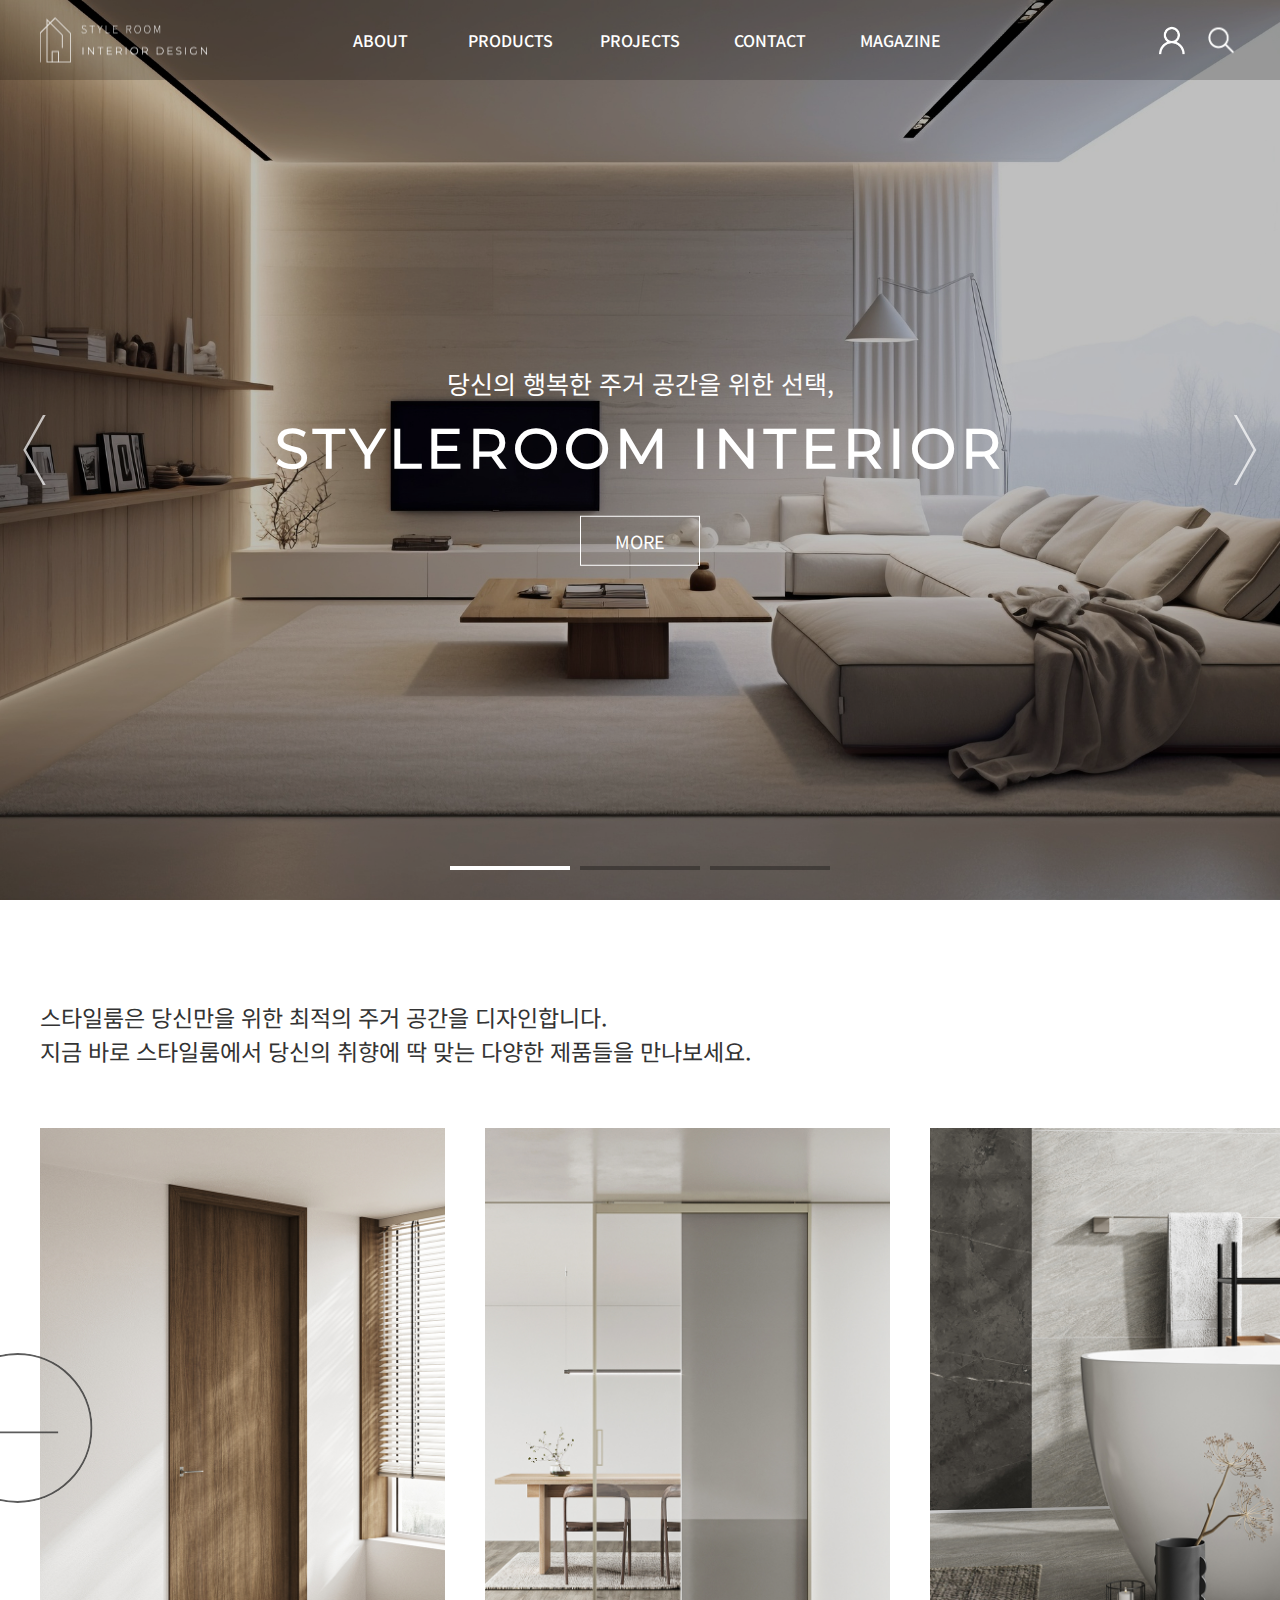
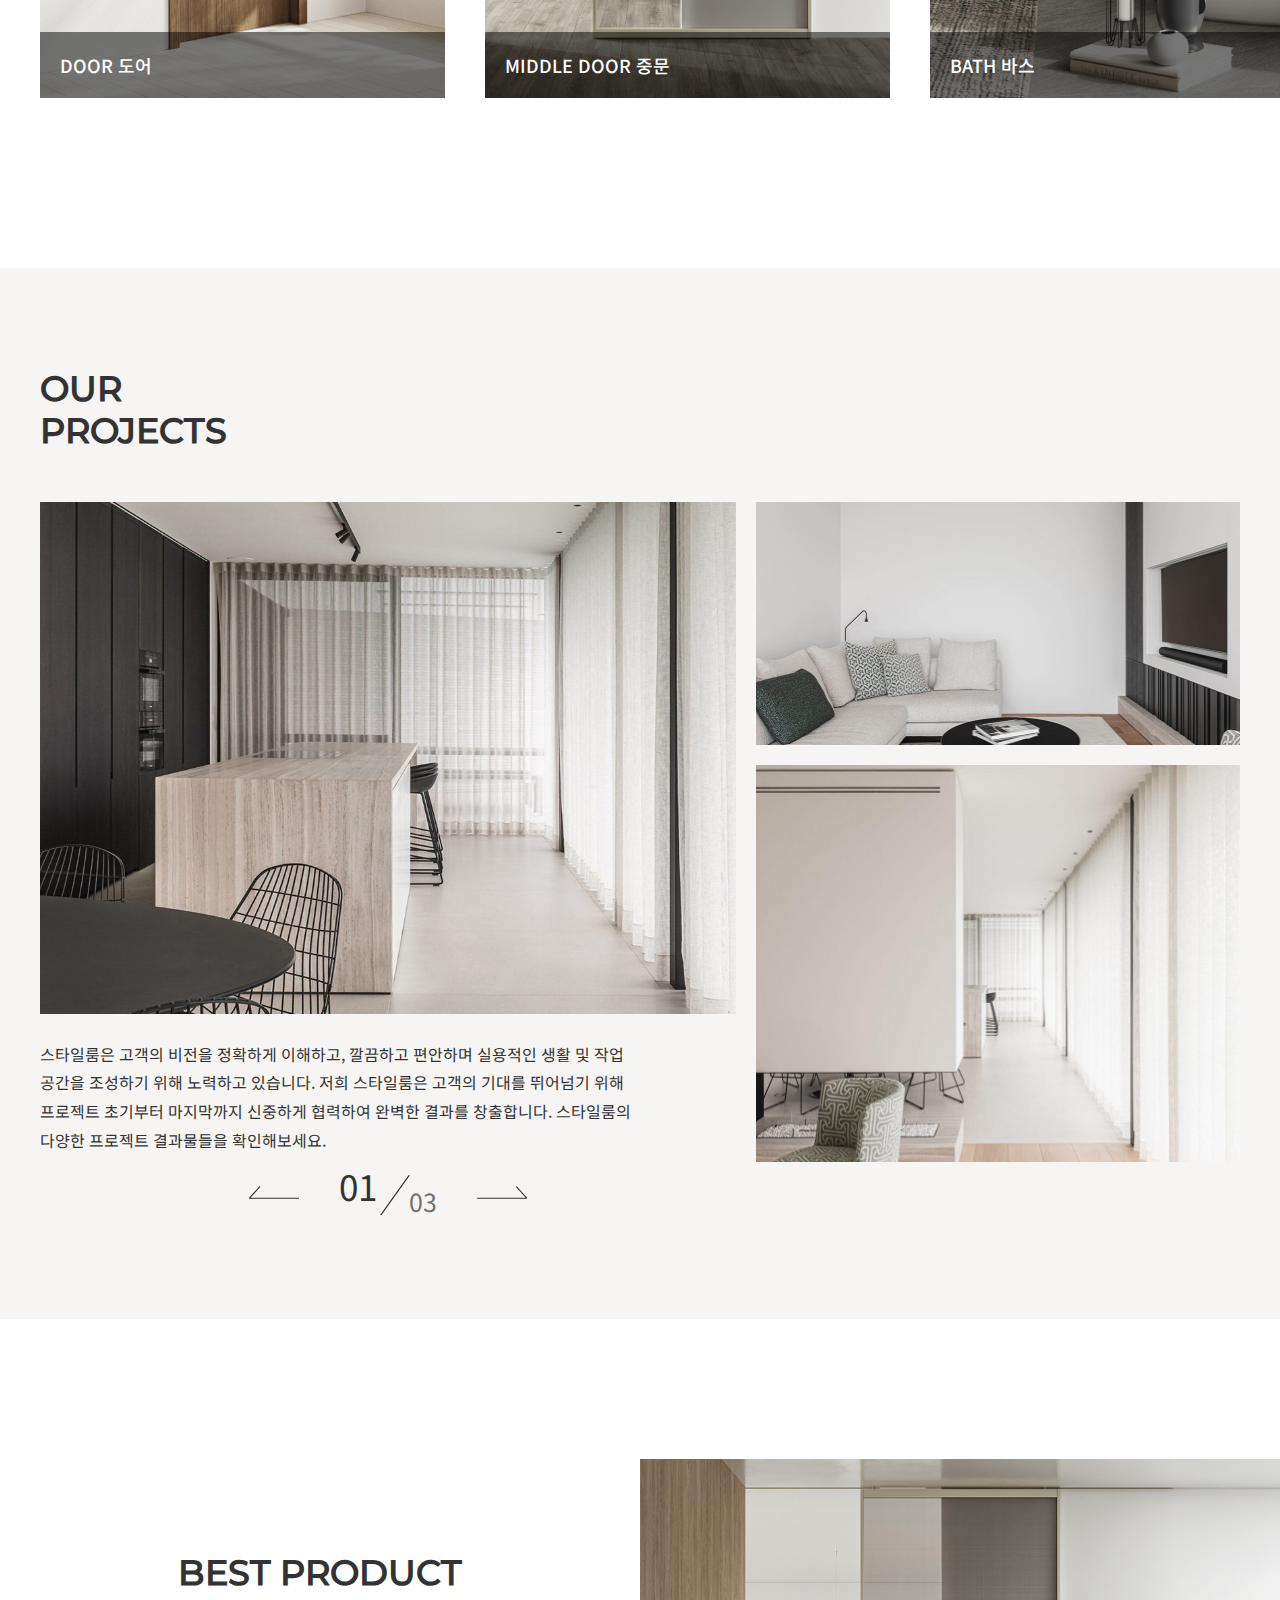
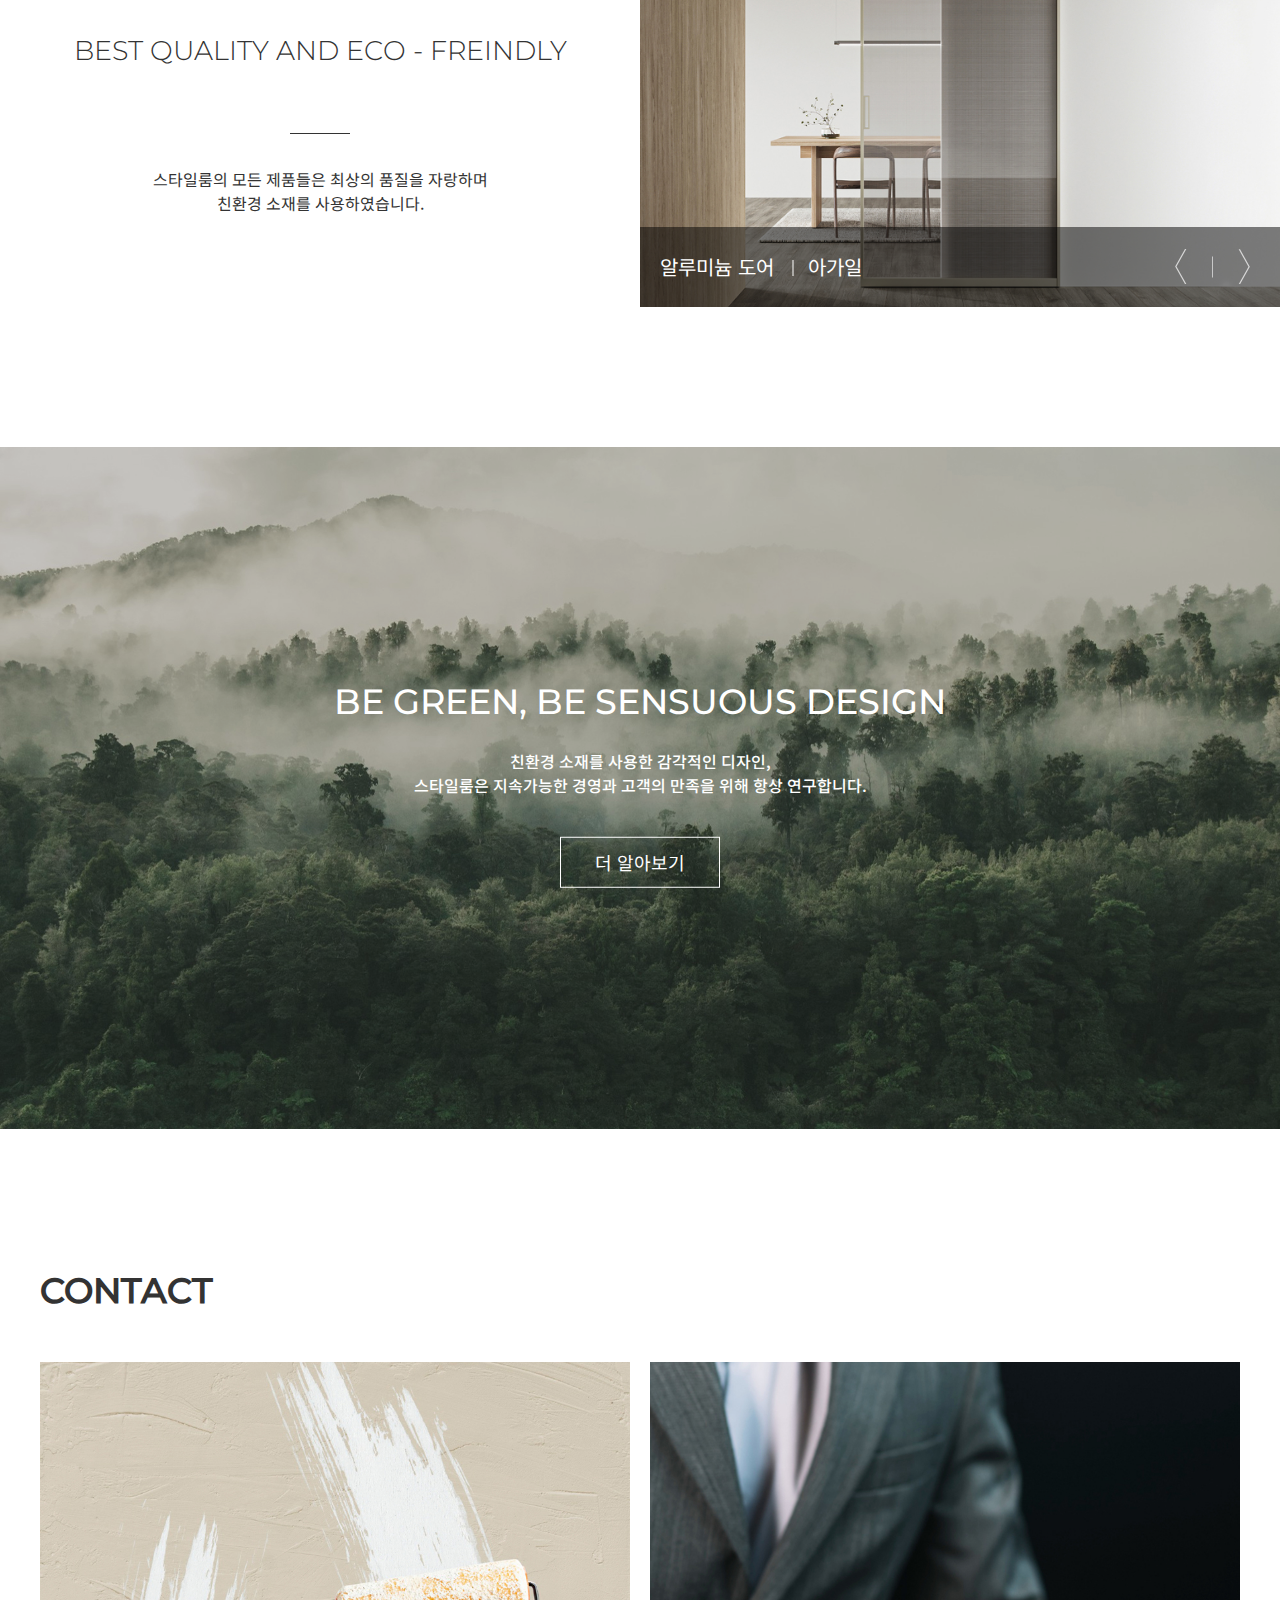
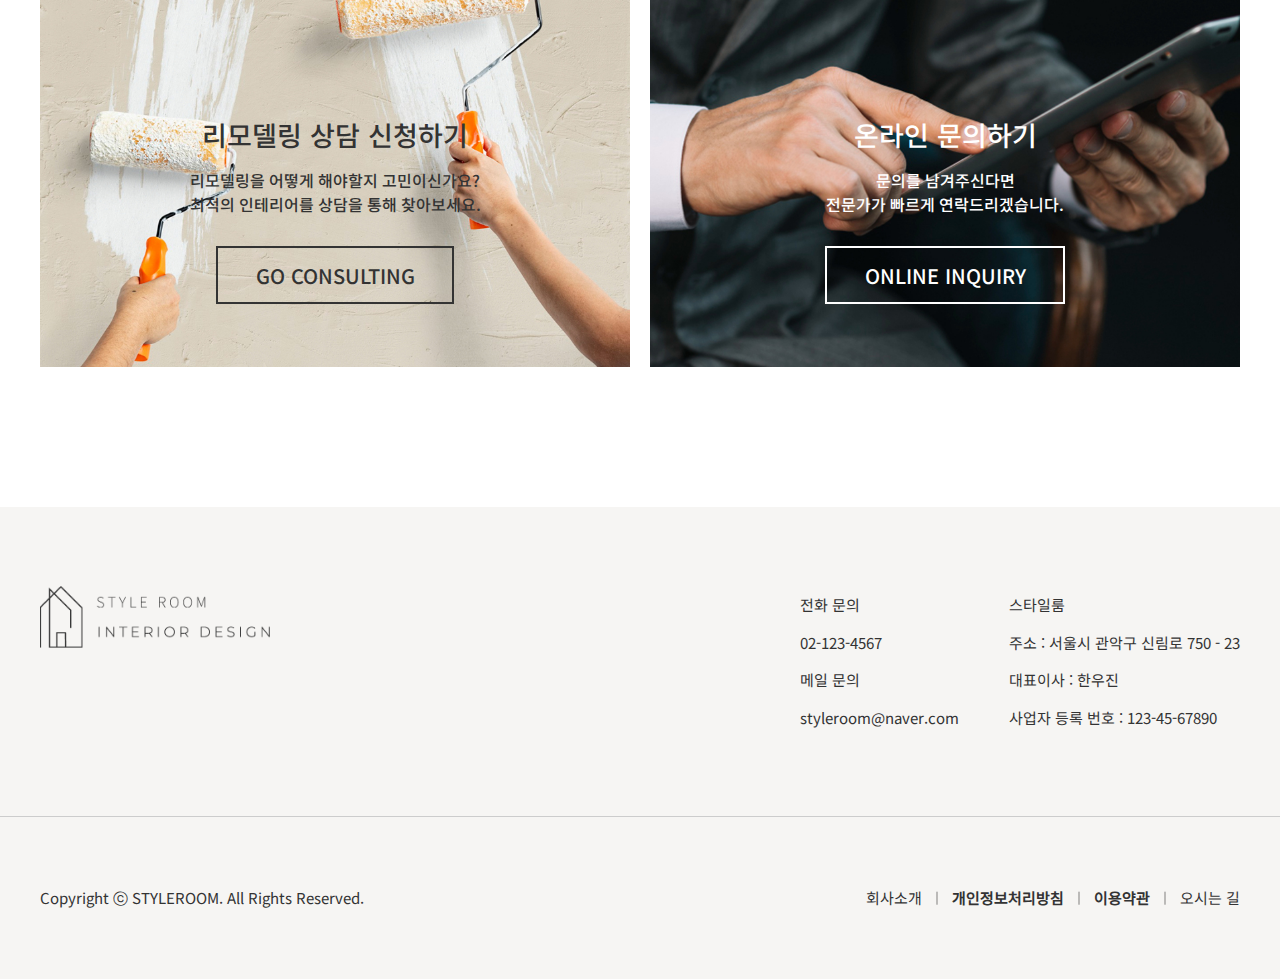
<file: index.html>
<!DOCTYPE HTML>
<html lang='ko'>
<head>

	<meta charset='utf-8'>
	<title>Style Room</title>
	<meta name="viewport" content="width=device-width">
	<link rel="shortcut icon" href="images/favicon.png" type="image/x-icon">
	<link rel="stylesheet" href="css/reset.css">
	<link rel="stylesheet" href="css/common.css">
	<link rel="stylesheet" href="css/index.css">
	<style>

	</style>
	<!-- [if it IE 9]
		<script src="js/html5shiv.js"></script>
	<![endif] -->
	<script src="js/common.js"></script>
	<script src="js/index.js"></script>
	
</head>
	
<body>

	<header>
		<div class="header_wrap">
			<h1 class="logo_header"><a href="index.html"><span class="blind">logo_header</span></a></h1>
			<nav>
				<ul class="clearfix">
					<li>
						<button class="btn_nav _open">ABOUT</button>
						<ul class="sub">
							<li><a href="brand.html">BRAND</a></li>
							<li><a href="#">HISTORY</a></li>
						</ul>
					</li>
					<li>
						<button class="btn_nav _open">PRODUCTS</button>
						<ul class="sub">
							<li><a href="#">KITCHEN</a></li>
							<li><a href="#">BATH</a></li>
							<li><a href="#">FLOOR</a></li>
							<li><a href="#">DOOR</a></li>
							<li><a href="#">MIDDLE DOOR</a></li>
							<li><a href="#">WINDOW</a></li>
							<li><a href="#">INTERIOR FILM</a></li>
						</ul>
					</li>
					<li>
						<button class="btn_nav">PROJECTS</button>
					</li>
					<li>
						<button class="btn_nav _open">CONTACT</button>
						<ul class="sub">
							<li><a href="consulting.html">CONSULTING</a></li>
							<li><a href="inquiry.html">INQUIRY</a></li>
							<li><a href="#">COMUNITY</a></li>
						</ul>
					</li>
					<li>
						<button class="btn_nav">MAGAZINE</button>
					</li>
				</ul>
			</nav>

			<div class="utility">
				<a href="#"><span class="blind">user</span></a><!--
				--><a href="#"><span class="blind">search</span></a>
			</div>
			<button id="btn_menu" class="menu"><span class="blind">menu</span></button>
		</div>	
	</header>

	<section class="visual">
		<div class="slides cur">
			<picture>
				<source srcset="images/img_index_visual_bg_01.jpg" media="(min-width: 1025px)">
				<source srcset="images/img_index_visual_bg_01.jpg" media="(min-width: 768px) and (max-width: 1024px)">
				<source srcset="images/img_index_visual_bg_01.jpg" media="(max-width: 767px)">
				<img src="images/img_index_visual_bg_01.jpg" alt="visual_bg_02">
			</picture>
			<div class="info_wrap">
				<p class="title_pre">당신의 행복한 주거 공간을 위한 선택,</p>
				<h2>STYLEROOM INTERIOR</h2>
				<a href="#" class="btn_more _S _color_01 ">MORE</a>
			</div>
		</div>
		<div class="slides next">
			<picture>
				<source srcset="images/img_index_visual_bg_02.jpg" media="(min-width: 1025px)">
				<source srcset="images/img_index_visual_bg_02.jpg" media="(min-width: 768px) and (max-width: 1024px)">
				<source srcset="images/img_index_visual_bg_02.jpg" media="(max-width: 767px)">
				<img src="images/img_index_visual_bg_02.jpg" alt="visual_bg_01">
			</picture>
			<div class="info_wrap">
				<p class="title_pre">한눈에 보는 스타일룸의 서비스 과정</p>
				<h2>STYLEROOM INTERIOR</h2>
				<a href="#" class="btn_more _S _color_01 ">MORE</a>   
			</div>
		</div>
		<div class="slides prev">
			<picture>
				<source srcset="images/img_index_visual_bg_03.jpg" media="(min-width: 1025px)">
				<source srcset="images/img_index_visual_bg_03.jpg" media="(min-width: 768px) and (max-width: 1024px)">
				<source srcset="images/img_index_visual_bg_03.jpg" media="(max-width: 767px)">
				<img src="images/img_index_visual_bg_03.jpg" alt="visual_bg_03">
			</picture>
			<div class="info_wrap">
				<p class="title_pre">다양한 이벤트에 참여 해보세요.</p>
				<h2>STYLEROOM INTERIOR</h2>
				<a href="#" class="btn_more _S _color_01 ">MORE</a>
			</div>
		</div>

		<div class="pagination">
			<button class="active"><span><span class="blind">slide 01 button</span></span></button><!--
			--><button><span><span class="blind">slide 02 button</span></span></button><!--
			--><button><span><span class="blind">slide 03 button</span></span></button>
		</div>

		<button class="dir_btns prev _L _bg_W"><span><span class="blind">prev button</span></span></button>
		<button class="dir_btns next _L _bg_W"><span><span class="blind">next button</span></span></button>
	</section>

	<section class="category">
	   <h2 class="blind">category</h2>
		<div class="inner_wrap">
			<p class="desc">스타일룸은 당신만을 위한 최적의 주거 공간을 디자인합니다. <br class="_M">지금 바로 스타일룸에서 당신의 취향에 딱 맞는 다양한 제품들을 만나보세요.</p>
		</div>

		<div class="ul_wrap">
			<div class="arrow-circle">
				<div class="arrow"></div>
			</div>
			<ul class="clearfix">
				<li>
					<a href="#">
						<img src="images/img_index_category_item_01.jpg" alt="Door(문) 카테고리">
						<p class="desc">DOOR 도어</p>
					</a>
				</li>
				<li>
					<a href="#">
						<img src="images/img_index_category_item_02.jpg" alt="Middle Door(중문) 카테고리">
						<p class="desc">MIDDLE DOOR 중문</p>
					</a>
				</li>
				<li>
					<a href="#">
						<img src="images/img_index_category_item_03.jpg" alt="Bath(바스) 카테고리">
						<p class="desc">BATH 바스</p>
					</a>
				</li>
				<li>
					<a href="#">
						<img src="images/img_index_category_item_04.jpg" alt="Kitchen(키친) 카테고리">
						<p class="desc">KITCHEN 키친</p>
					</a>
				</li>
				<li>
					<a href="#">
						<img src="images/img_index_category_item_05.jpg" alt="Window(창호) 카테고리">
						<p class="desc">WINDOW 창호</p>
					</a>
				</li>
				<li>
					<a href="#">
						<img src="images/img_index_category_item_06.jpg" alt="Floor(마루) 카테고리">
						<p class="desc">FLOOR 마루</p>
					</a>
				</li>
				<li>
					<a href="#">
						<img src="images/img_index_category_item_07.jpg" alt="Interior Film(인테리어 필름) 카테고리">
						<p class="desc">INTERIOR FILM 인테리어 필름</p>
					</a>
				</li>
			</ul>
		</div>
	</section>

	<section class="projects">
		<div class="inner_wrap">
			<h2>OUR<br>PROJECTS</h2>
			<div class="fl_wrap">
				<div class="img_pn_wrap">
					<button class="active"><span><span class="blind">pa_button_01</span></span></button><!--
					--><button><span><span class="blind">pa_button_02</span></span></button><!--
					--><button><span><span class="blind">pa_button_03</span></span></button> 
				</div>
				
				<div class="img_wrap iw_01 active"> <!-- item 1 -->
					<a class="active" href="#"><img src="images/img_index_projects_item_01_01.jpg" alt="프로젝트 1번의 1번째 사진"></a>
					<a href="#"><img src="images/img_index_projects_item_02_01.jpg" alt="프로젝트 2번의 1번째 사진"></a>
					<a href="#"><img src="images/img_index_projects_item_03_01.jpg" alt="프로젝트 3번의 1번째 사진"></a>
				</div>
				<div class="img_wrap iw_02"> <!-- item 4 -->
					<a class="active" href="#"><img src="images/img_index_projects_item_01_02.jpg" alt="프로젝트 1번의 2번째 사진"></a>
					<a href="#"><img src="images/img_index_projects_item_02_02.jpg" alt="프로젝트 2번의 2번째 사진"></a>
					<a href="#"><img src="images/img_index_projects_item_03_02.jpg" alt="프로젝트 3번의 2번째 사진"></a>
				</div>
				<div class="img_wrap iw_03"> <!-- item 5 -->
					<a class="active" href="#"><img src="images/img_index_projects_item_01_03.jpg" alt="프로젝트 1번의 3번째 사진"></a>
					<a href="#"><img src="images/img_index_projects_item_02_03.jpg" alt="프로젝트 2번의 3번째 사진"></a>
					<a href="#"><img src="images/img_index_projects_item_03_03.jpg" alt="프로젝트 3번의 3번째 사진"></a>
				</div>

				<div class="desc_wrap"> <!-- item 2 -->
					<p class="desc active">스타일룸은 고객의 비전을 정확하게 이해하고, 깔끔하고 편안하며 실용적인 생활 및 작업 공간을 조성하기 위해 노력하고 있습니다.<span> 저희 스타일룸은 고객의 기대를 뛰어넘기 위해 프로젝트 초기부터 마지막까지 신중하게 협력하여 완벽한 결과를 창출합니다.</span> 스타일룸의 다양한 프로젝트 결과물들을 확인해보세요.</p>
					<p class="desc">스타일룸은 고객의 비전을 정확하게 이해하고, 깔끔하고 편안하며 실용적인 생활 및 작업 공간을 조성하기 위해 노력하고 있습니다.<span> 저희 스타일룸은 고객의 기대를 뛰어넘기 위해 프로젝트 초기부터 마지막까지 신중하게 협력하여 완벽한 결과를 창출합니다.</span> 스타일룸의 다양한 프로젝트 결과물들을 확인해보세요.</p>
					<p class="desc">스타일룸은 고객의 비전을 정확하게 이해하고, 깔끔하고 편안하며 실용적인 생활 및 작업 공간을 조성하기 위해 노력하고 있습니다.<span> 저희 스타일룸은 고객의 기대를 뛰어넘기 위해 프로젝트 초기부터 마지막까지 신중하게 협력하여 완벽한 결과를 창출합니다.</span> 스타일룸의 다양한 프로젝트 결과물들을 확인해보세요.</p>
				</div>

				<div class="pn_wrap">
					<span id="cur" class="cur">01</span>
					<span class="deco"><span class="blind">deco</span></span>
					<span class="total">03</span>
					<button class="dir_btns prev_arrow"><span><span class="blind">prev button</span></span></button>
					<button class="dir_btns next_arrow"><span><span class="blind">next button</span></span></button>
				</div>
			</div>
		</div>
	</section>

	<section class="product">
		<div class="text_wrap">
			<h2>BEST PRODUCT</h2>
			<p class="slogan">BEST QUALITY AND ECO - FREINDLY</p>
			<p class="desc">스타일룸의 모든 제품들은 최상의 품질을 자랑하며<br>친환경 소재를 사용하였습니다.</p>
		</div>

		<div class="img_wrap">
			<div class="slides cur">
				<img src="images/img_index_product_item_02.jpg" alt="알루미늄 도어 아가일">
				<div class="info_wrap">
					<a href="#">알루미늄 도어</a>
					<a href="#">아가일</a>
				</div>
			</div>
			<div class="slides next">
				<img src="images/img_index_product_item_01.jpg" alt="ABS도어 모뒤시 모던">
				<div class="info_wrap active">
					<a href="#">ABS 도어</a>
					<a href="#">모뒤시 모던</a>
				</div>
			</div>
			<div class="slides prev">
				<img src="images/img_index_product_item_03.jpg" alt="양개중문 글로리어">
				<div class="info_wrap">
					<a href="#">양개중문</a>
					<a href="#">글로리아</a>
				</div>
			</div>
			<button class="dir_btns prev _S _bg_W"><span><span class="blind">prev button</span></span></button>
			<button class="dir_btns next _S _bg_W"><span><span class="blind">next button</span></span></button>
		</div>
	</section>

	<section class="brand">
	    <h2 class="blind">brand</h2>
		<picture>
			<source srcset="images/img_index_brand_bg_D.jpg" media="(min-width: 1025px)">
			<source srcset="images/img_index_brand_bg_T,M.jpg" media="(max-width: 1024px)">
			<img src="images/img_index_brand_bg_D.jpg" alt="숲이 우거진 백그라운드 이미지">
		</picture>
		<div class="info_wrap">
			<p class="title">BE GREEN,<br class="M"> BE SENSUOUS DESIGN</p>
			<p class="desc">친환경 소재를 사용한 감각적인 디자인,<br>스타일룸은 지속가능한 경영과 고객의 만족을 위해 항상 연구합니다.</p>
			<a href="#" class="btn_more _S _color_01">더 알아보기</a>
		</div>
	</section>

	<section class="contact">
		<div class="inner_wrap">
			<h2>CONTACT</h2>
			<div class="con_L">
				<picture>
					<source srcset="images/img_index_contact_item_01_D.jpg" media="(min-width: 1025px)">
					<source srcset="images/img_index_contact_item_01_T,M.jpg" media="(max-width: 1024px)">
					<img src="images/img_index_contact_item_01_D.jpg" alt="페인트칠을 하는 백그라운드 이미지">
				</picture>
				<div class="info_wrap">
					<p class="title">리모델링 상담 신청하기</p>
					<p class="desc">리모델링을 어떻게 해야할지 고민이신가요?<br>최적의 인테리어를 상담을 통해 찾아보세요.</p>
					<a href="consulting.html" class="btn_more _M _color_02">GO CONSULTING</a>
				</div>
			</div>

			<div class="con_R">
				<picture>
					<source srcset="images/img_index_contact_item_02_D.jpg" media="(min-width: 1025px)">
					<source srcset="images/img_index_contact_item_02_T,M.jpg" media="(max-width: 1024px)">
					<img src="images/img_index_contact_item_02_D.jpg" alt="아이패드를 조작하는 남자 이미지">
				</picture>
				<div class="info_wrap">
					<p class="title">온라인 문의하기</p>
					<p class="desc">문의를 남겨주신다면<br>전문가가 빠르게 연락드리겠습니다.</p>
					<a href="inquiry.html" class="btn_more _M _color_01">ONLINE INQUIRY</a>
				</div>
			</div>  
		</div>
	</section>

	<footer>
		<div class="footer_top">
			<div class="inner_wrap">
				<h1 class="logo_footer"><a href="index.html"><span class="blind">logo_footer</span></a></h1>
				<div class="footer_info clearfix">
					<div class="info_L">
						<p class="call">
							<span>전화 문의</span>
							<span>02-123-4567</span>
						</p>
						<p class="mail">
							<span>메일 문의</span>
							<span>styleroom@naver.com</span>
						</p>
					</div>
					<div class="info_R">
						<p>스타일룸</p>
						<address>주소 : 서울시 관악구 신림로 750 - 23</address>
						<p>대표이사 : 한우진</p>
						<p>사업자 등록 번호 : 123-45-67890</p>
					</div>
				</div>
			</div>
		</div>

		<div class="footer_bottom">
			<div class="inner_wrap">
				<p class="copy">Copyright ⓒ STYLEROOM. All Rights Reserved.</p>
				<ul class="footer_menu clearfix">
					<li><a href="#">회사소개</a></li>
					<li><a href="#"><strong>개인정보처리방침</strong></a></li>
					<li><a href="#"><strong>이용약관</strong></a></li>
					<li><a href="#">오시는 길</a></li>
				</ul>
			</div>
		</div>
	</footer>

</body>
</html>
</file>
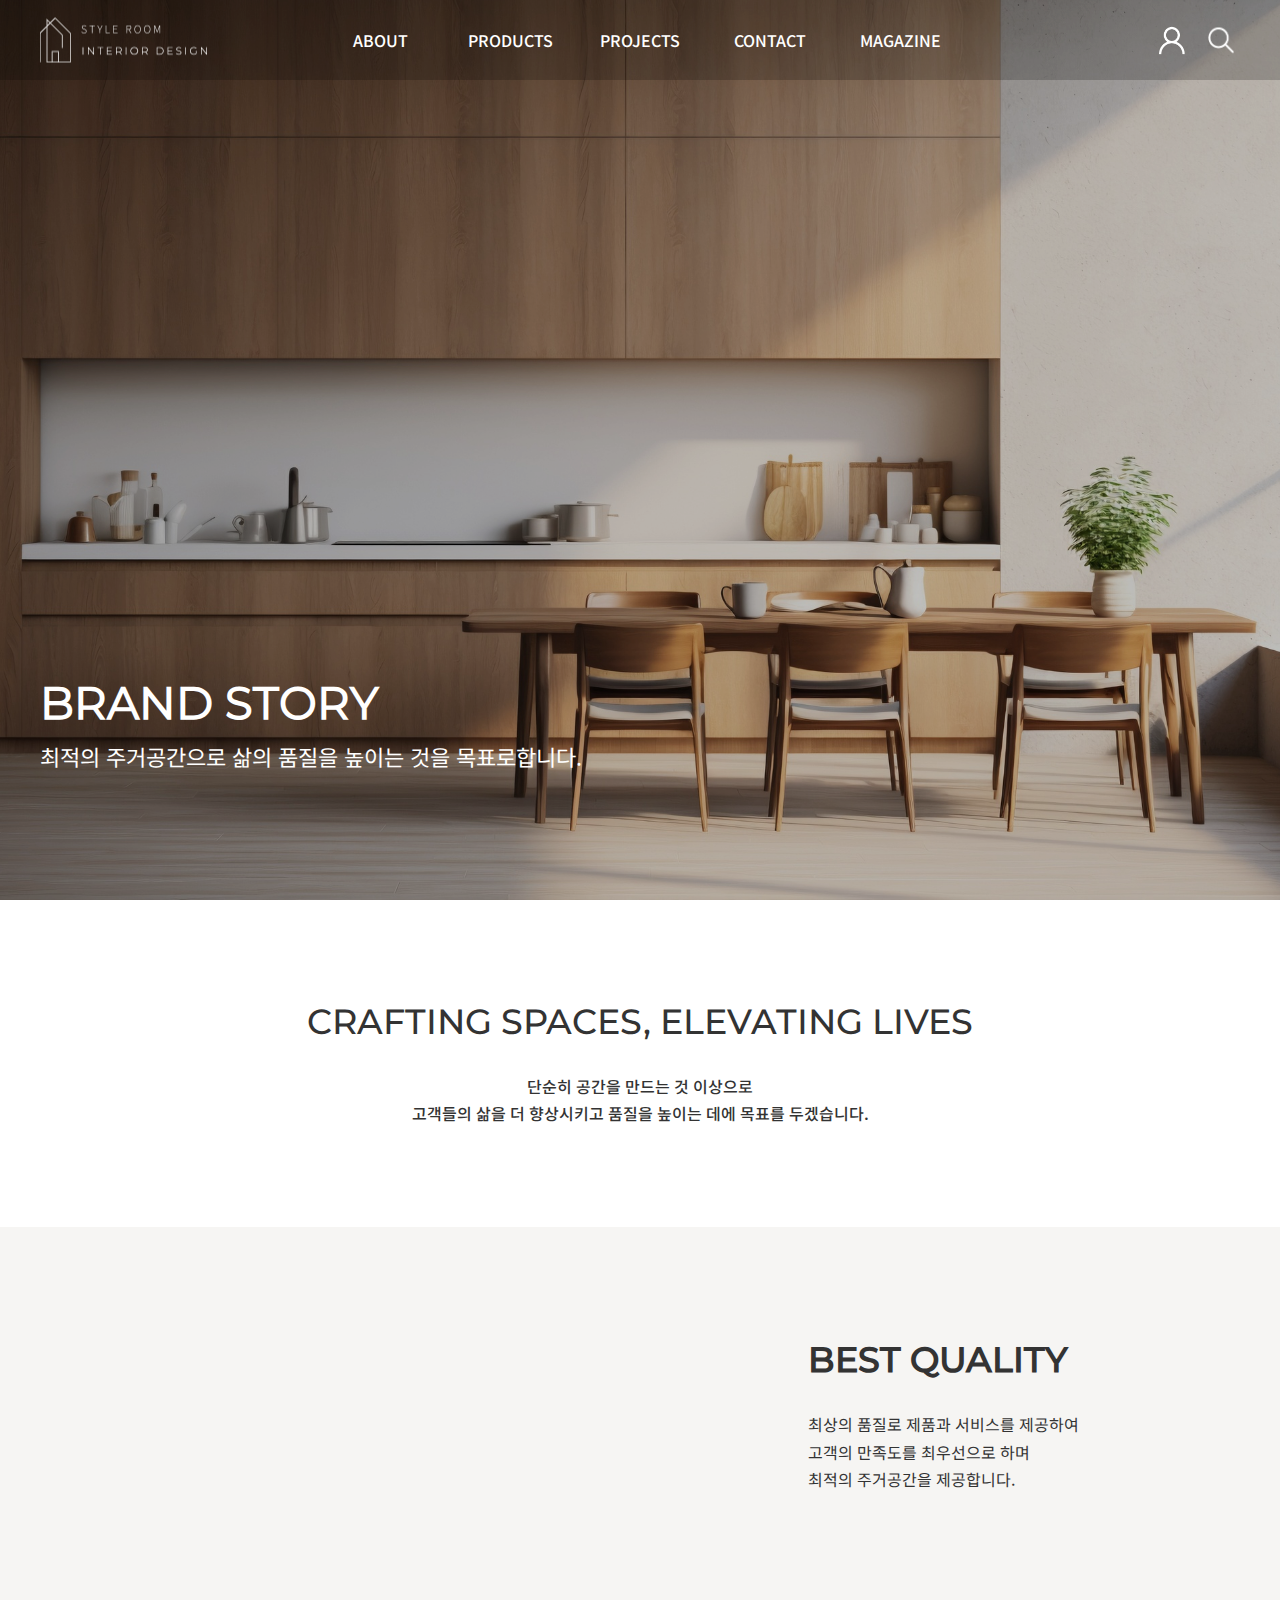
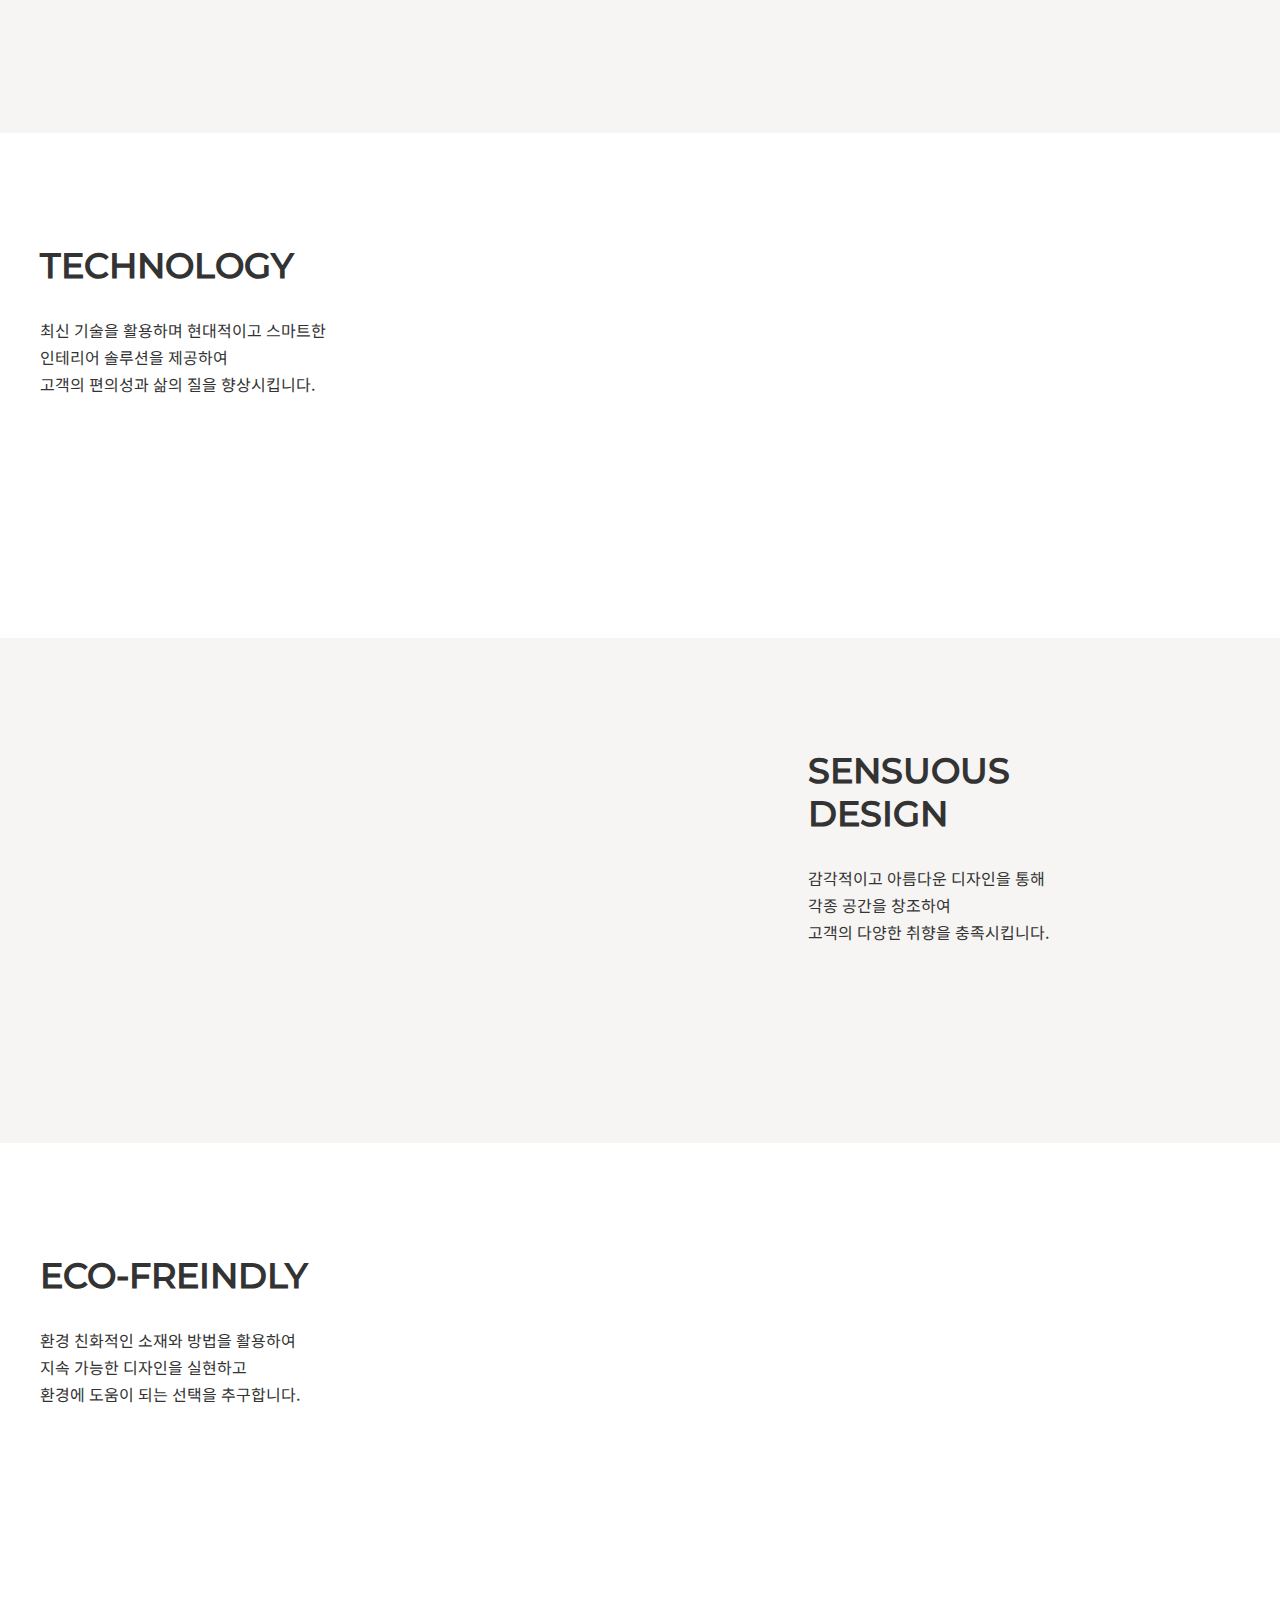
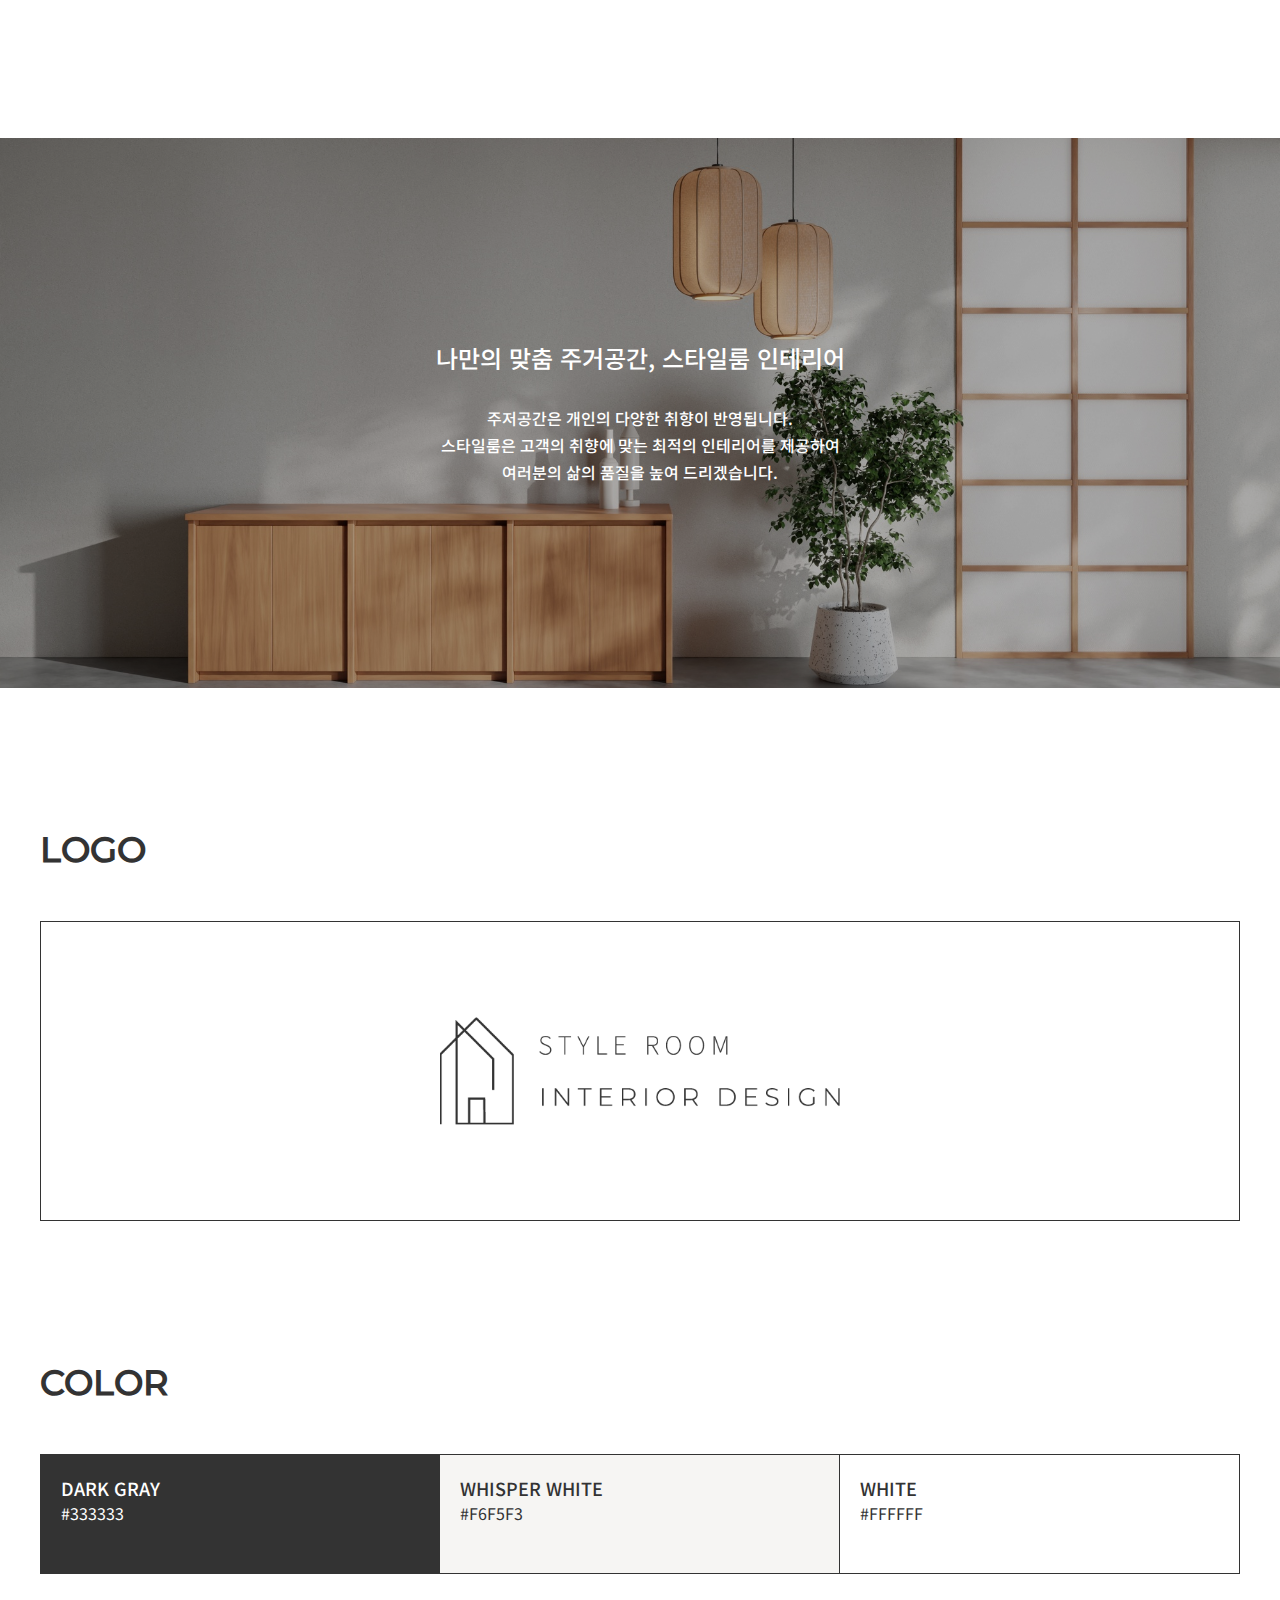
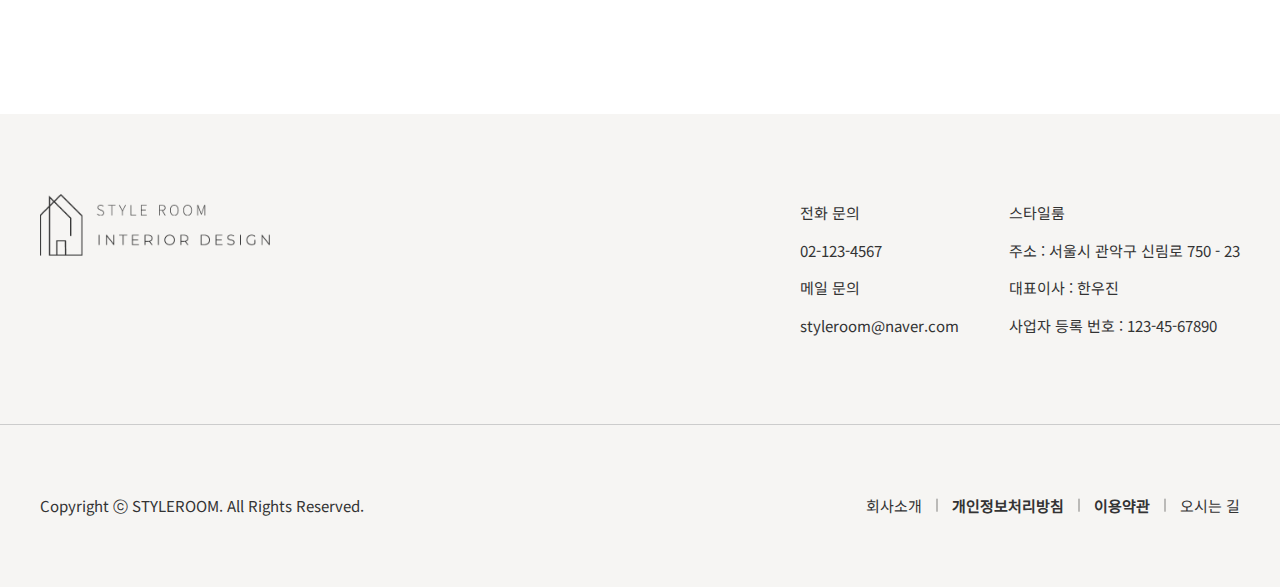
<file: brand.html>
<!DOCTYPE HTML>
<html lang='ko'>
<head>

	<meta charset='utf-8'>
	<title>Style Room</title>
	<meta name="viewport" content="width=device-width">
	<link rel="shortcut icon" href="images/favicon.png" type="image/x-icon">
	<link rel="stylesheet" href="css/reset.css">
	<link rel="stylesheet" href="css/common.css">
	<link rel="stylesheet" href="css/brand.css">
	<style>

	</style>
	<!-- [if it IE 9]
		<script src="js/html5shiv.js"></script>
	<![endif] -->
	<script src="js/common.js"></script>
	<script src="js/brand.js"></script>
	<script src="js/jquery-3.2.1.min.js"></script>
	
</head>

<body>
  
  <header>
		<div class="header_wrap">
			<h1 class="logo_header"><a href="index.html"><span class="blind">logo_header</span></a></h1>
			<nav>
				<ul class="clearfix">
					<li>
						<button class="btn_nav _open">ABOUT</button>
						<ul class="sub">
							<li><a href="brand.html">BRAND</a></li>
							<li><a href="#">HISTORY</a></li>
						</ul>
					</li>
					<li>
						<button class="btn_nav _open">PRODUCTS</button>
						<ul class="sub">
							<li><a href="#">KITCHEN</a></li>
							<li><a href="#">BATH</a></li>
							<li><a href="#">FLOOR</a></li>
							<li><a href="#">DOOR</a></li>
							<li><a href="#">MIDDLE DOOR</a></li>
							<li><a href="#">WINDOW</a></li>
							<li><a href="#">INTERIOR FILM</a></li>
						</ul>
					</li>
					<li>
						<button class="btn_nav">PROJECTS</button>
					</li>
					<li>
						<button class="btn_nav _open">CONTACT</button>
						<ul class="sub">
							<li><a href="consulting.html">CONSULTING</a></li>
							<li><a href="inquiry.html">INQUIRY</a></li>
							<li><a href="">COMUNITY</a></li>
						</ul>
					</li>
					<li>
						<button class="btn_nav">MAGAZINE</button>
					</li>
				</ul>
			</nav>

			<div class="utility">
				<a href="#"><span class="blind">user</span></a><!--
				--><a href="#"><span class="blind">search</span></a>
			</div>
			<button id="btn_menu" class="menu"><span class="blind">menu</span></button>
		</div>	
	</header>
  
    <section class="visual">
		<picture>
			<source srcset="images/img_brand_visual_bg.jpg" media="(min-width: 1025px)">
			<source srcset="images/img_brand_visual_bg.jpg" media="(max-width: 1024px)">
			<img src="images/img_brand_visual_bg.jpg" alt="우드 느낌의 부엌 사진">
		</picture>
        
        <div class="info_wrap inner_wrap">
            <h2>BRAND STORY</h2>
            <p class="desc">최적의 주거공간으로 <br class="M">삶의 품질을 높이는 것을 목표로합니다.</p>
        </div>
	</section>
   
    <section class="feature">
        <h2 class="blind">feature section</h2>
        <div class="slogan">
            <p class="title">CRAFTING SPACES, ELEVATING LIVES</p>
            <p class="desc">단순히 공간을 만드는 것 이상으로<br>고객들의 삶을 더 향상시키고 품질을 높이는 데에 목표를 두겠습니다.</p>
        </div>
        <div class="feature_wrap">
            <div>
                <div class="inner_wrap">
                    <div class="img_wrap fade">
                        <img src="images/img_brand_feature_item_01.jpg" alt="대리석, 나무판자 등 인테리어에 필요한 재료들">
                    </div>
                    <div class="info_wrap">
                        <h3>BEST QUALITY</h3>
                        <p>최상의 품질로 제품과 서비스를 제공하여<br>고객의 만족도를 최우선으로 하며<br>최적의 주거공간을 제공합니다.</p>
                    </div>
                </div>
            </div>
            <div>
                <div class="inner_wrap">
                    <div class="img_wrap fade">
                        <img src="images/img_brand_feature_item_02.jpg" alt="망치로 시공하고 있는 작업자의 손">
                    </div>
                    <div class="info_wrap">
                        <h3>TECHNOLOGY</h3>
                        <p>최신 기술을 활용하며 현대적이고 스마트한<br>인테리어 솔루션을 제공하여<br>고객의 편의성과 삶의 질을 향상시킵니다.</p>
                    </div>
                </div>    
            </div>
            <div>
                <div class="inner_wrap">
                    <div class="img_wrap fade">
                        <img src="images/img_brand_feature_item_03.jpg" alt="인테리어 도면과 그 위에 올려져 있는 자, 펜, 안경">
                    </div>
                    <div class="info_wrap">
                        <h3>SENSUOUS <br class="DT">DESIGN</h3>
                        <p>감각적이고 아름다운 디자인을 통해<br>각종 공간을 창조하여<br>고객의 다양한 취향을 충족시킵니다.</p>
                    </div>
                </div>    
            </div>
            <div>
                <div class="inner_wrap">
                    <div class="img_wrap fade">
                        <img src="images/img_brand_feature_item_04.jpg" alt="모형 집과 그 앞에 풍차와 잔디가 깔려있는 이미지">
                    </div>
                    <div class="info_wrap">
                        <h3>ECO-FREINDLY</h3>
                        <p>환경 친화적인 소재와 방법을 활용하여<br>지속 가능한 디자인을 실현하고<br>환경에 도움이 되는 선택을 추구합니다.</p>
                    </div>
                </div>    
            </div>
        </div>
    </section>
    
    <section class="residential_banner">
        <h2 class="blind">residential banner</h2>
        <img src="images/img_brand_banner_bg.jpg" alt="테이블과 문, 조명, 화분이 나오는 실내 이미지">
        <div class="info_wrap">
            <p class="title">나만의 맞춤 주거공간, 스타일룸 인테리어</p>
            <p class="desc">주저공간은 개인의 다양한 취향이 반영됩니다.<br>스타일룸은 고객의 취향에 맞는 최적의 인테리어를 제공하여<br>여러분의 삶의 품질을 높여 드리겠습니다.</p>
        </div>
    </section>
    
    <section class="identity">
        <div class="inner_wrap">
            <div class="logo">
                <h2>LOGO</h2>
                <div>
                    <img src="images/img_index_footer_logo.png" alt="스타일룸 로고">
                </div>
            </div>
            <div class="color">
                <h2>COLOR</h2>
                <ul class="clearfix">
                    <li>
                        <p class="color_name">DARK GRAY</p>
                        <p class="color_code">#333333</p>
                    </li>
                    <li>
                        <p class="color_name">WHISPER WHITE</p>
                        <p class="color_code">#F6F5F3</p>
                    </li>
                    <li>
                        <p class="color_name">WHITE</p>
                        <p class="color_code">#FFFFFF</p>
                    </li>
                </ul>
            </div>
        </div>
    </section>
   
    <footer>
		<div class="footer_top">
			<div class="inner_wrap">
				<h1 class="logo_footer"><a href="index.html"><span class="blind">logo_footer</span></a></h1>
				<div class="footer_info clearfix">
					<div class="info_L">
						<p class="call">
							<span>전화 문의</span>
							<span>02-123-4567</span>
						</p>
						<p class="mail">
							<span>메일 문의</span>
							<span>styleroom@naver.com</span>
						</p>
					</div>
					<div class="info_R">
						<p>스타일룸</p>
						<address>주소 : 서울시 관악구 신림로 750 - 23</address>
						<p>대표이사 : 한우진</p>
						<p>사업자 등록 번호 : 123-45-67890</p>
					</div>
				</div>
			</div>
		</div>

		<div class="footer_bottom">
			<div class="inner_wrap">
				<p class="copy">Copyright ⓒ STYLEROOM. All Rights Reserved.</p>
				<ul class="footer_menu clearfix">
					<li><a href="#">회사소개</a></li>
					<li><a href="#"><strong>개인정보처리방침</strong></a></li>
					<li><a href="#"><strong>이용약관</strong></a></li>
					<li><a href="#">오시는 길</a></li>
				</ul>
			</div>
		</div>
	</footer>
    
</body>
</html>
</file>
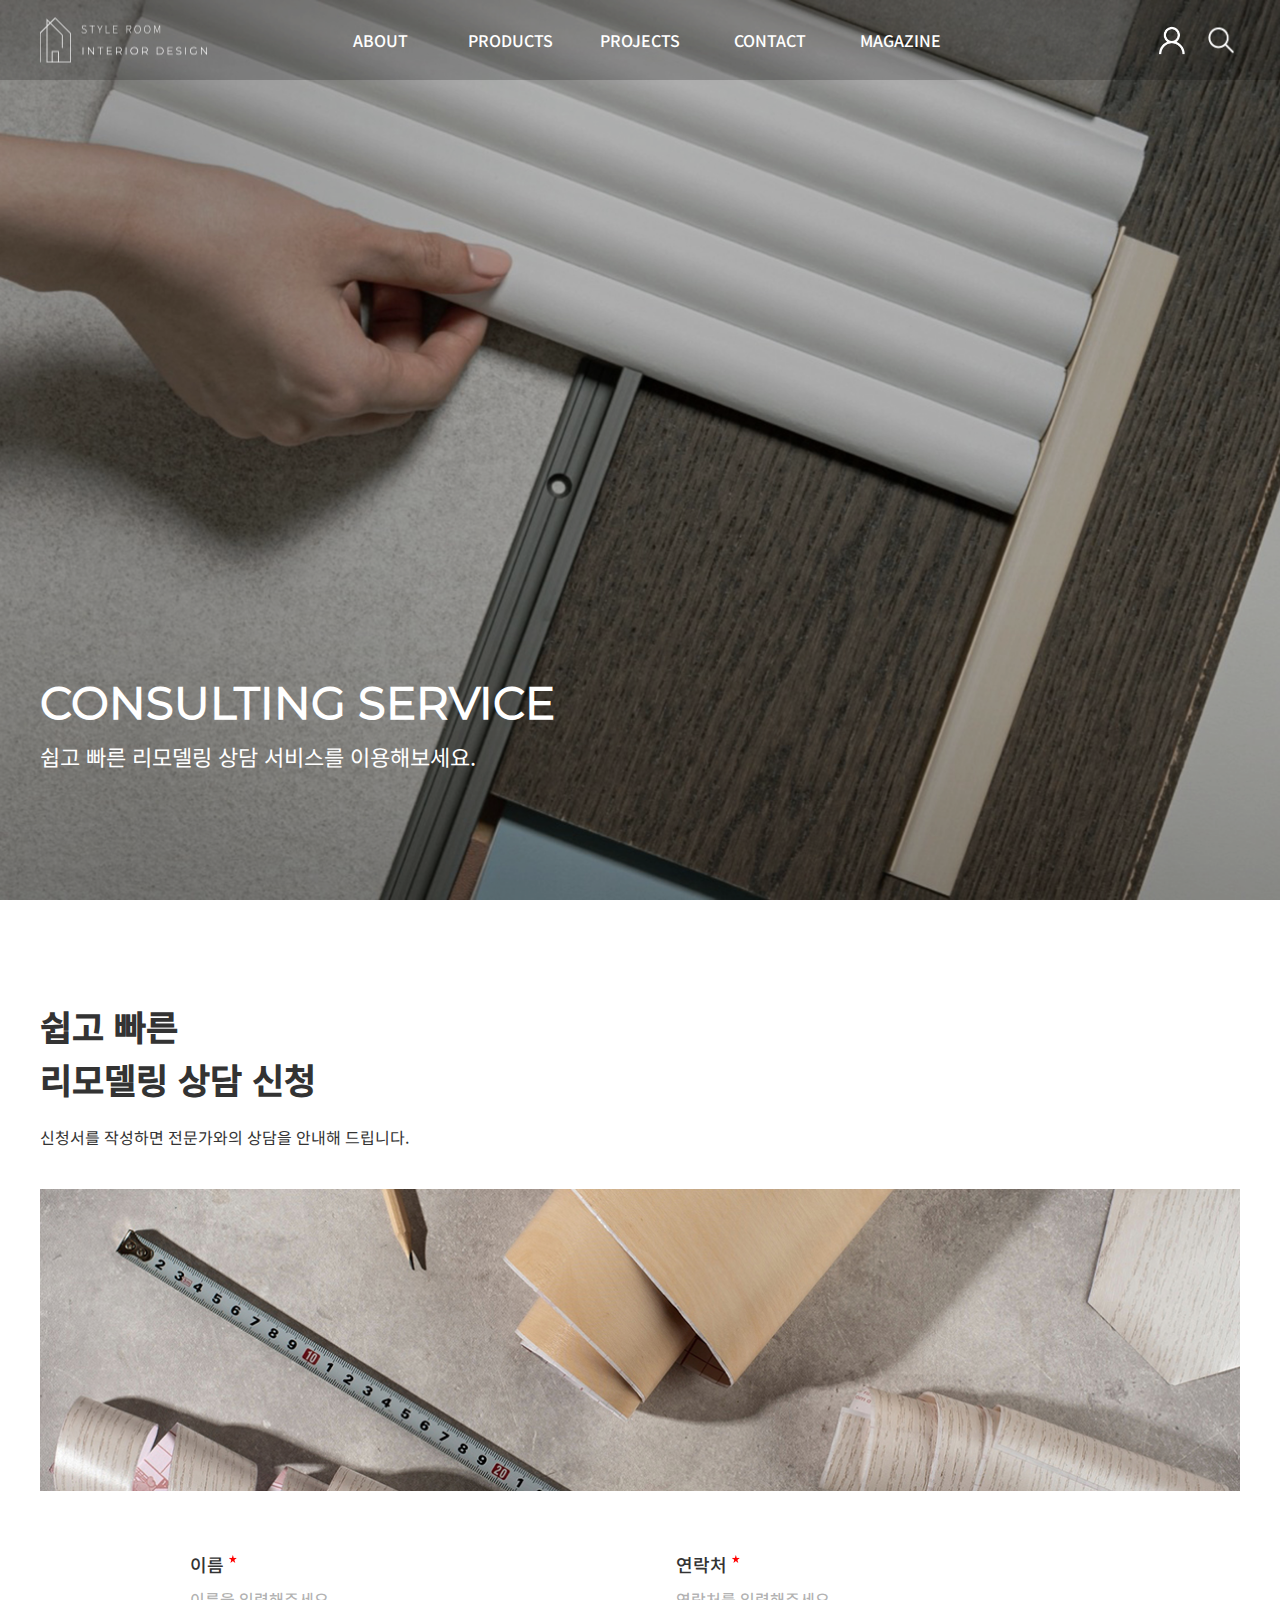
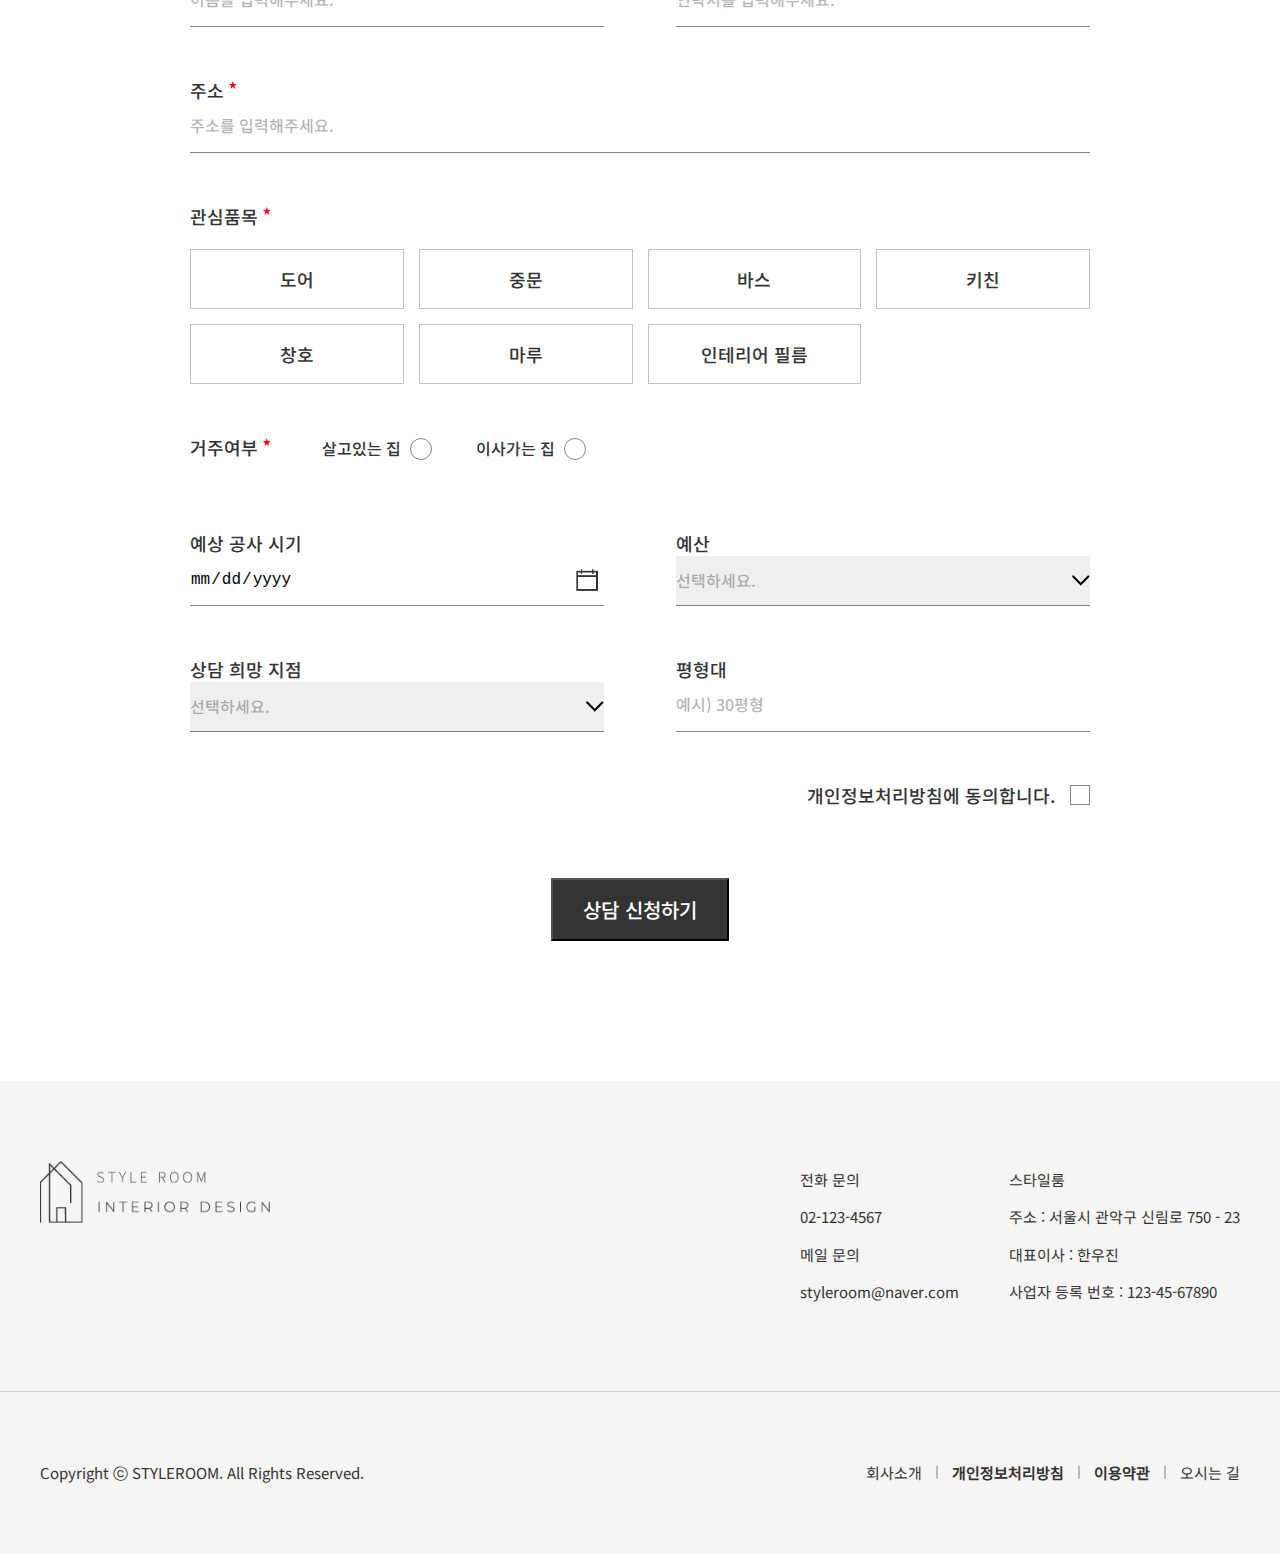
<file: consulting.html>
<!DOCTYPE HTML>
<html lang='ko'>
<head>

	<meta charset='utf-8'>
	<title>Style Room</title>
	<meta name="viewport" content="width=device-width">
	<link rel="shortcut icon" href="images/favicon.png" type="image/x-icon">
	<link rel="stylesheet" href="css/reset.css">
	<link rel="stylesheet" href="css/common.css">
	<link rel="stylesheet" href="css/consulting.css">
	<style>

	</style>
	<!-- [if it IE 9]
		<script src="js/html5shiv.js"></script>
	<![endif] -->
	<script src="js/common.js"></script>
	<script src="js/consulting.js"></script>
	<script src="js/jquery-3.2.1.min.js"></script>
	
</head>

<body>
  
  <header>
		<div class="header_wrap">
			<h1 class="logo_header"><a href="index.html"><span class="blind">logo_header</span></a></h1>
			<nav>
				<ul class="clearfix">
					<li>
						<button class="btn_nav _open">ABOUT</button>
						<ul class="sub">
							<li><a href="brand.html">BRAND</a></li>
							<li><a href="#">HISTORY</a></li>
						</ul>
					</li>
					<li>
						<button class="btn_nav _open">PRODUCTS</button>
						<ul class="sub">
							<li><a href="#">KITCHEN</a></li>
							<li><a href="#">BATH</a></li>
							<li><a href="#">FLOOR</a></li>
							<li><a href="#">DOOR</a></li>
							<li><a href="#">MIDDLE DOOR</a></li>
							<li><a href="#">WINDOW</a></li>
							<li><a href="#">INTERIOR FILM</a></li>
						</ul>
					</li>
					<li>
						<button class="btn_nav">PROJECTS</button>
					</li>
					<li>
						<button class="btn_nav _open">CONTACT</button>
						<ul class="sub">
							<li><a href="consulting.html">CONSULTING</a></li>
							<li><a href="inquiry.html">INQUIRY</a></li>
							<li><a href="#">COMUNITY</a></li>
						</ul>
					</li>
					<li>
						<button class="btn_nav">MAGAZINE</button>
					</li>
				</ul>
			</nav>

			<div class="utility">
				<a href="#"><span class="blind">user</span></a><!--
				--><a href="#"><span class="blind">search</span></a>
			</div>
			<button id="btn_menu" class="menu"><span class="blind">menu</span></button>
		</div>	
	</header>
  
    <section class="visual">
		<picture>
			<source srcset="images/img_consulting_visual_bg_D.jpg" media="(min-width: 1025px)">
			<source srcset="images/img_consulting_visual_bg_T,M.jpg" media="(max-width: 1024px)">
			<img src="images/img_consulting_visual_bg_D.jpg" alt="시공을 하고 있는 사진">
		</picture>
        
        <div class="info_wrap inner_wrap">
            <h2>CONSULTING SERVICE</h2>
            <p class="desc">쉽고 빠른 리모델링 상담 서비스를<br class="M"> 이용해보세요.</p>
        </div>
	</section>
   
    <section class="content">
        <div class="inner_wrap">
            <div class="cta_section">
                <h2>쉽고 빠른<br>리모델링 상담 신청</h2>
                <p>신청서를 작성하면 전문가와의 상담을 안내해 드립니다.</p>
            </div>
            
            <img src="images/img_consulting_content_bg.jpg" alt="줄자, 장판, 연필 등 리모델링에 필요한 용품들이 모여있는 이미지">
            
            <form action="consulting.jsp" method="post">
                <div class="name flex">
                    <label for="name" class="star">이름</label><input type="text" id="name" name="name" minlength="1" placeholder="이름을 입력해주세요." required >
                </div>

                <div class="number flex">
                    <label for="number" class="star">연락처</label><input type="tel" id="number" name="number" minlength="9" placeholder="연락처를 입력해주세요." required >
                </div>

                <div class="address">
                    <label for="address" class="star">주소</label><input type="text" id="address" name="address" placeholder="주소를 입력해주세요." required>
                </div>

                 <div class="item">
                    <p class="title star">관심품목</p>
                    <div class="label_wrap">
                        <label class="custom_chk door">
                            도어
                            <input type="checkbox" name="door" id="door">
                            <span class="checkmark"></span>
                        </label><!--
                     --><label class="custom_chk middle_door">
                            중문
                            <input type="checkbox" name="middle_door" id="middle_door">
                            <span class="checkmark"></span>
                        </label><!--
                     --><label class="custom_chk bath">
                            바스
                            <input type="checkbox" name="bath" id="bath">
                            <span class="checkmark"></span>
                        </label><!--
                     --><label class="custom_chk kitchen">
                            키친
                            <input type="checkbox" name="kitchen" id="kitchen">
                            <span class="checkmark"></span>
                        </label><!--
                     --><label class="custom_chk window">
                            창호
                            <input type="checkbox" name="window" id="window">
                            <span class="checkmark"></span>
                        </label><!--
                     --><label class="custom_chk floor">
                            마루
                            <input type="checkbox" name="floor" id="floor">
                            <span class="checkmark"></span>
                        </label><!--
                     --><label class="custom_chk interior_film">
                            인테리어 필름
                            <input type="checkbox" name="interior_film" id="interior_film">
                            <span class="checkmark"></span>
                        </label>
                    </div>    
                </div>

                <div class="residence">
                    <p class="title star">거주여부</p>
                    <div class="label_wrap">
                        <label class="custom_radio">
                            살고있는 집
                            <input type="radio" name="housing_status" id="living">
                            <span class="radiomark"></span>
                        </label>
                        <label class="custom_radio">
                            이사가는 집
                            <input type="radio" name="housing_status" id="moving">
                            <span class="radiomark"></span>
                        </label>
                    </div>    
                </div>

                <div class="timeframe flex">
                    <label for="timeframe">예상 공사 시기</label><input type="date" id="timeframe" name="timeframe">
                </div>

                <div class="budget flex">
                    <label for="budget_select">예산</label>
                    <select name="budget" id="budget_select">
                        <option value="" hidden>선택하세요.</option>
                        <option value="3000만원 미만">3000만원 미만</option>
                        <option value="3000만원">3000만원</option>
                        <option value="4000만원">4000만원</option>
                        <option value="5000만원">5000만원</option>
                        <option value="6000만원">6000만원</option>
                        <option value="7000만원">7000만원</option>
                        <option value="8000만원">8000만원</option>
                        <option value="9000만원">9000만원</option>
                        <option value="1억원">1억원</option>
                        <option value="1억원 초과">1억원 초과</option>
                    </select>
                </div>

                <div class="branch flex">
                    <label for="branch_select">상담 희망 지점</label>
                    <select name="branch" id="branch_select">
                        <option value="" hidden>선택하세요.</option>
                        <option value="강남 본점">스타일룸 강남 본점</option>
                        <option value="동탄">스타일룸 동탄</option>
                        <option value="마포">스타일룸 마포</option>
                        <option value="부천">스타일룸 부천</option>
                        <option value="성남">스타일룸 성남</option>
                        <option value="수원">스타일룸 수원</option>
                        <option value="이촌">스타일룸 이촌</option>
                        <option value="일산">스타일룸 일산</option>
                        <option value="잠실">스타일룸 잠실</option>
                        <option value="판교">스타일룸 판교</option>
                    </select>
                </div>

                <div class="balance_beam flex">
                    <label for="balance_beam">평형대</label><input type="text" id="balance_beam" name="balance_beam" placeholder="예시) 30평형" >
                </div>

                <div class="personal_info">
                    <label for="personal_info" class="personal_info">
                    개인정보처리방침에 동의합니다.
                        <input type="checkbox" id="personal_info" name="personal_info">
                        <span class="checkmark"></span>
                    </label>
                </div>

                <input type="submit" value="상담 신청하기">
            </form>
        </div>    
    </section>
   
    <footer>
		<div class="footer_top">
			<div class="inner_wrap">
				<h1 class="logo_footer"><a href="index.html"><span class="blind">logo_footer</span></a></h1>
				<div class="footer_info clearfix">
					<div class="info_L">
						<p class="call">
							<span>전화 문의</span>
							<span>02-123-4567</span>
						</p>
						<p class="mail">
							<span>메일 문의</span>
							<span>styleroom@naver.com</span>
						</p>
					</div>
					<div class="info_R">
						<p>스타일룸</p>
						<address>주소 : 서울시 관악구 신림로 750 - 23</address>
						<p>대표이사 : 한우진</p>
						<p>사업자 등록 번호 : 123-45-67890</p>
					</div>
				</div>
			</div>
		</div>

		<div class="footer_bottom">
			<div class="inner_wrap">
				<p class="copy">Copyright ⓒ STYLEROOM. All Rights Reserved.</p>
				<ul class="footer_menu clearfix">
					<li><a href="#">회사소개</a></li>
					<li><a href="#"><strong>개인정보처리방침</strong></a></li>
					<li><a href="#"><strong>이용약관</strong></a></li>
					<li><a href="#">오시는 길</a></li>
				</ul>
			</div>
		</div>
	</footer>
    
</body>
</html>
</file>
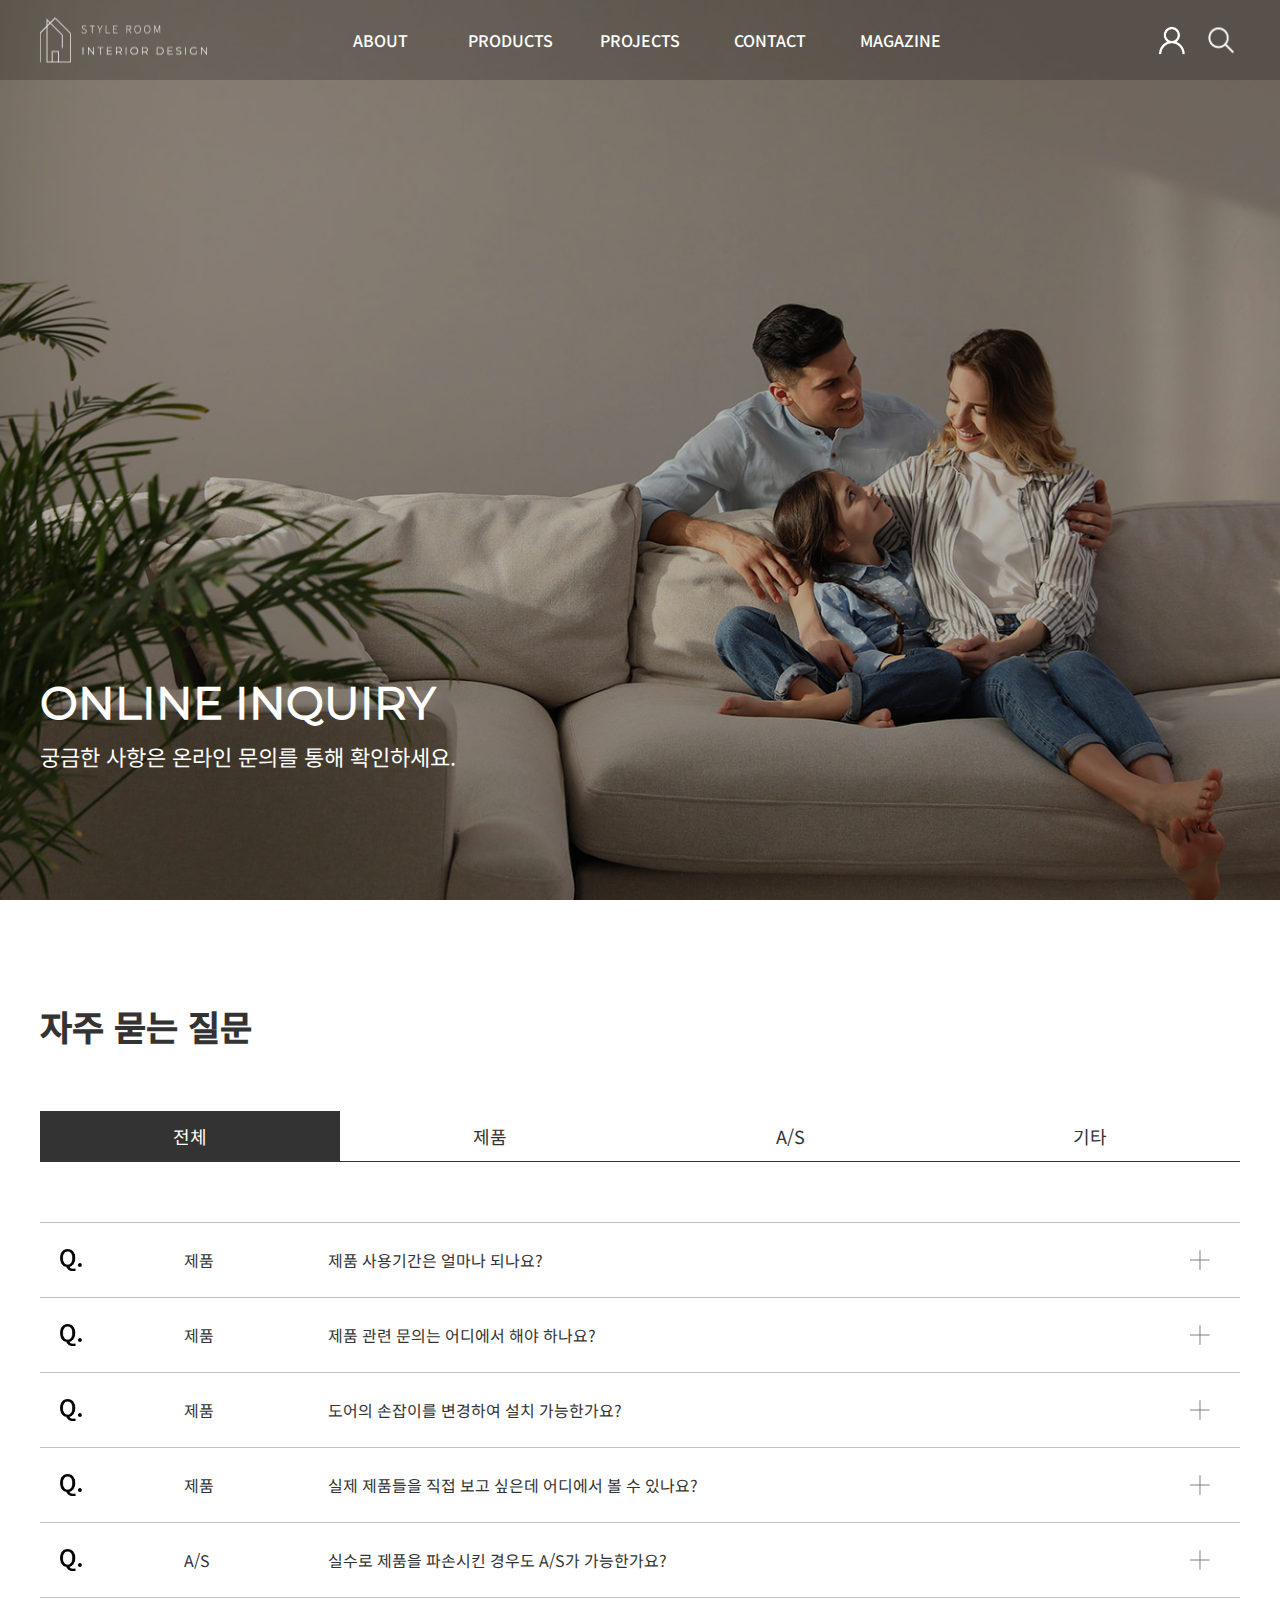
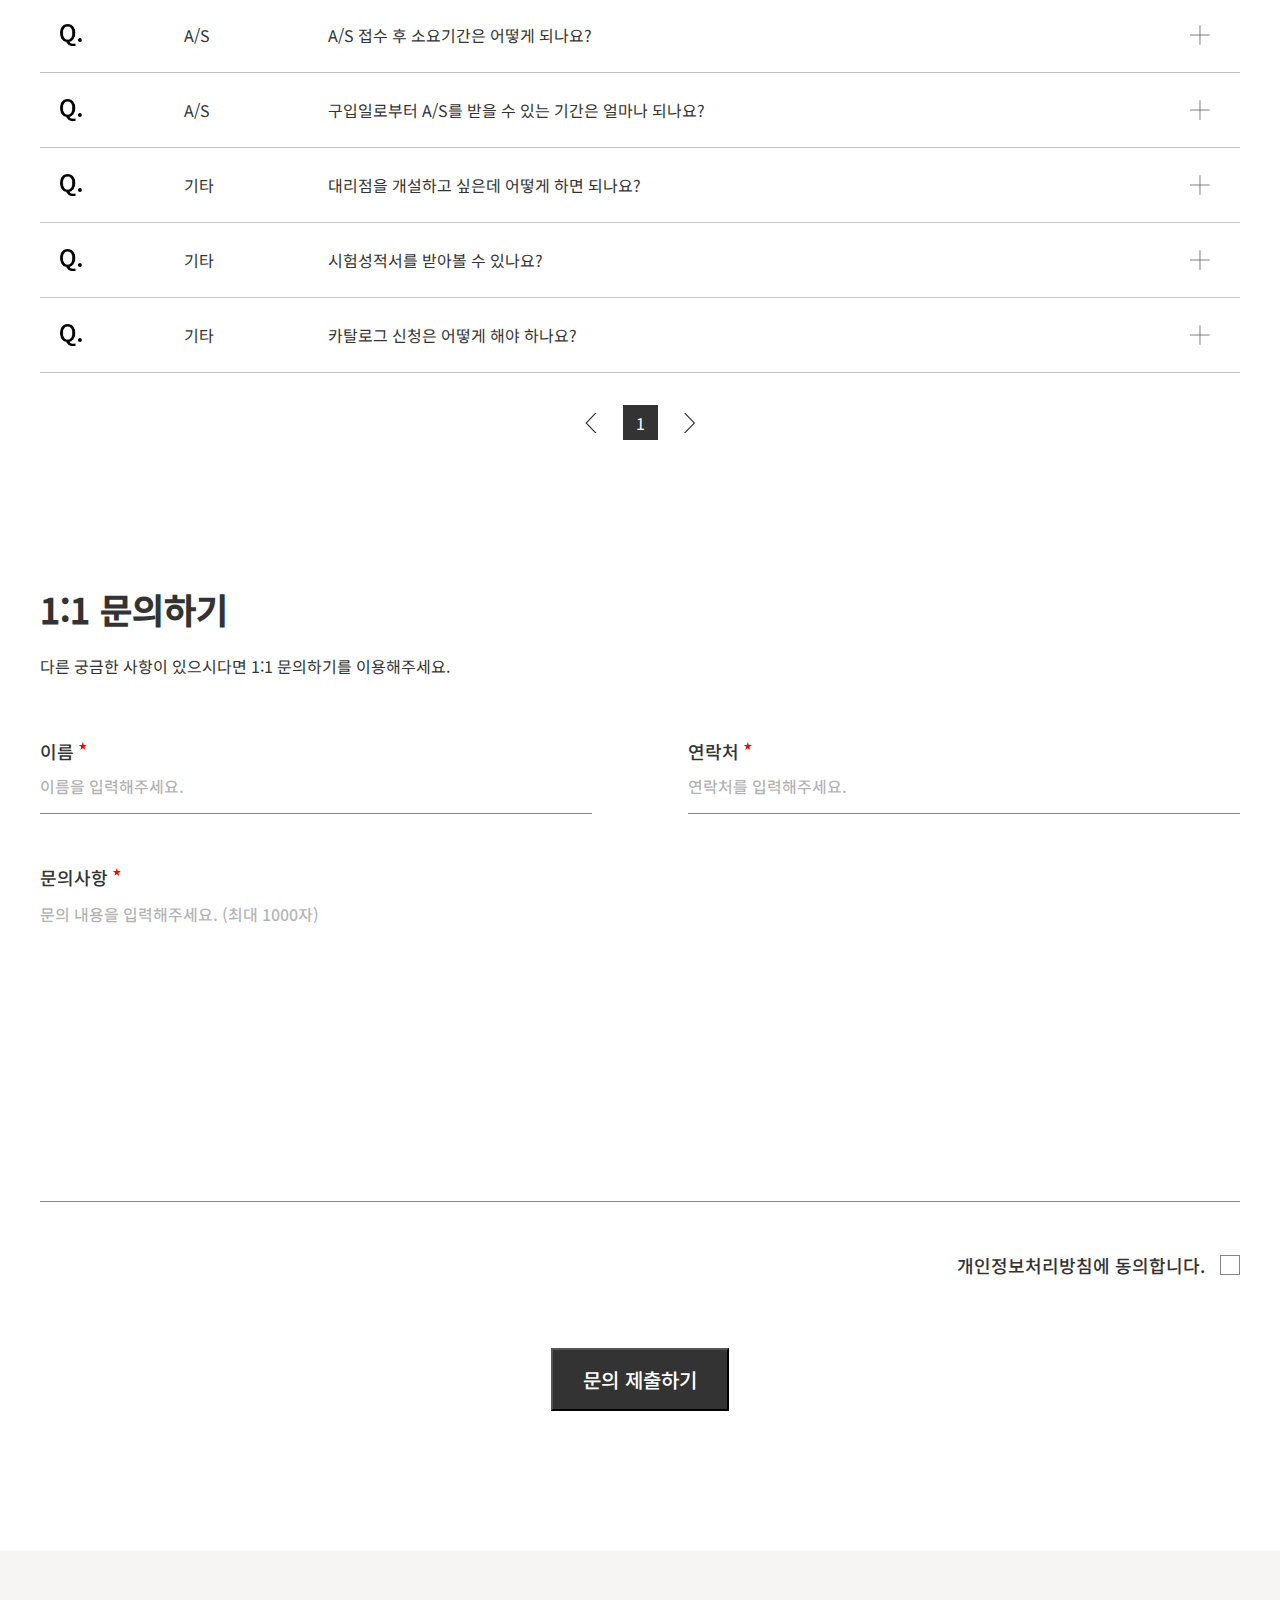
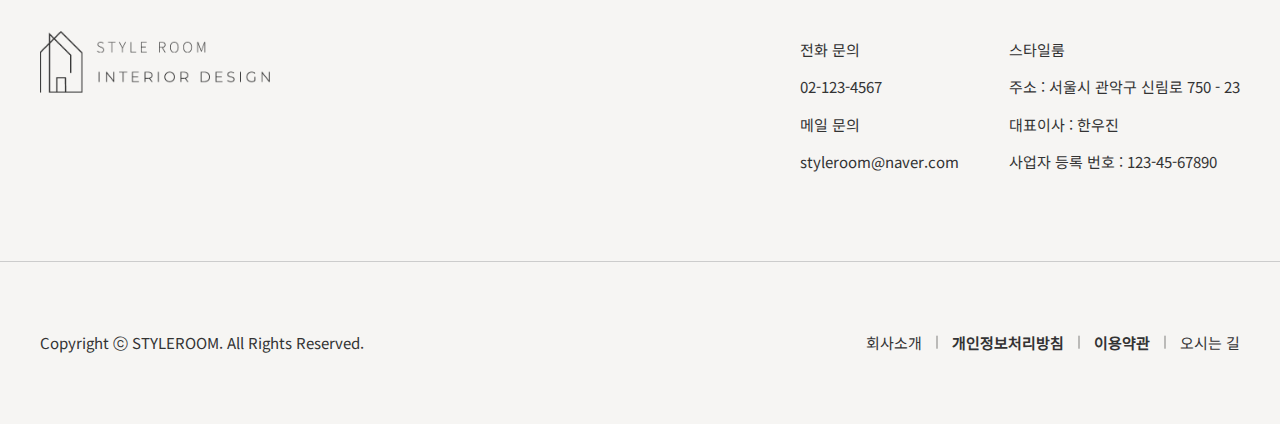
<file: inquiry.html>
<!DOCTYPE HTML>
<html lang='ko'>
<head>

	<meta charset='utf-8'>
	<title>Style Room</title>
	<meta name="viewport" content="width=device-width">
	<link rel="shortcut icon" href="images/favicon.png" type="image/x-icon">
	<link rel="stylesheet" href="css/reset.css">
	<link rel="stylesheet" href="css/common.css">
	<link rel="stylesheet" href="css/inquiry.css">
	<style>

	</style>
	<!-- [if it IE 9]
		<script src="js/html5shiv.js"></script>
	<![endif] -->
	<script src="js/common.js"></script>
	<script src="js/inquiry.js"></script>
	<script src="js/jquery-3.2.1.min.js"></script>
	
</head>

<body>
  
  <header>
		<div class="header_wrap">
			<h1 class="logo_header"><a href="index.html"><span class="blind">logo_header</span></a></h1>
			<nav>
				<ul class="clearfix">
					<li>
						<button class="btn_nav _open">ABOUT</button>
						<ul class="sub">
							<li><a href="brand.html">BRAND</a></li>
							<li><a href="#">HISTORY</a></li>
						</ul>
					</li>
					<li>
						<button class="btn_nav _open">PRODUCTS</button>
						<ul class="sub">
							<li><a href="#">KITCHEN</a></li>
							<li><a href="#">BATH</a></li>
							<li><a href="#">FLOOR</a></li>
							<li><a href="#">DOOR</a></li>
							<li><a href="#">MIDDLE DOOR</a></li>
							<li><a href="#">WINDOW</a></li>
							<li><a href="#">INTERIOR FILM</a></li>
						</ul>
					</li>
					<li>
						<button class="btn_nav">PROJECTS</button>
					</li>
					<li>
						<button class="btn_nav _open">CONTACT</button>
						<ul class="sub">
							<li><a href="consulting.html">CONSULTING</a></li>
							<li><a href="inquiry.html">INQUIRY</a></li>
							<li><a href="">COMUNITY</a></li>
						</ul>
					</li>
					<li>
						<button class="btn_nav">MAGAZINE</button>
					</li>
				</ul>
			</nav>

			<div class="utility">
				<a href="#"><span class="blind">user</span></a><!--
				--><a href="#"><span class="blind">search</span></a>
			</div>
			<button id="btn_menu" class="menu"><span class="blind">menu</span></button>
		</div>	
	</header>
  
    <section class="visual">
		<picture>
			<source srcset="images/img_inquiry_visual_bg_D.jpg" media="(min-width: 1025px)">
			<source srcset="images/img_inquiry_visual_bg_T,M.jpg" media="(max-width: 1024px)">
			<img src="images/img_inquiry_visual_bg_D.jpg" alt="가족이 소파에 앉아있는 백그라운드 이미지">
		</picture>
        
        <div class="info_wrap inner_wrap">
            <h2>ONLINE INQUIRY</h2>
            <p class="desc">궁금한 사항은 <br class="M">온라인 문의를 통해 확인하세요.</p>
        </div>
	</section>
   
    <section class="qna_table">
        <div class="inner_wrap">
            <h2>자주 묻는 질문</h2>
            <ul class="category clearfix">
                <li class="active"><button>전체</button></li>
                <li><button>제품</button></li>
                <li><button>A/S</button></li>
                <li><button>기타</button></li>
            </ul>
            <table>
                <tbody>
                    <tr class="product">
                        <td class="qna"><span class="blind">question</span></td>
                        <td class="category">제품</td>
                        <td class="content"><button>제품 사용기간은 얼마나 되나요?</button></td>
                        <td class="more"><button><span class="blind">more</span></button></td>
                    </tr>
                    <tr class="product">
                        <td class="qna"><span class="blind">question</span></td>
                        <td class="category">제품</td>
                        <td class="content"><button>제품 관련 문의는 어디에서 해야 하나요?</button></td>
                        <td class="more"><button><span class="blind">more</span></button></td>
                    </tr>
                    <tr class="product">
                        <td class="qna"><span class="blind">question</span></td>
                        <td class="category">제품</td>
                        <td class="content"><button>도어의 손잡이를 변경하여 설치 가능한가요?</button></td>
                        <td class="more"><button><span class="blind">more</span></button></td>
                    </tr>
                    <tr class="product">
                        <td class="qna"><span class="blind">question</span></td>
                        <td class="category">제품</td>
                        <td class="content"><button>실제 제품들을 직접 보고 싶은데 어디에서 볼 수 있나요?</button></td>
                        <td class="more"><button><span class="blind">more</span></button></td>
                    </tr>
                    <tr class="as">
                        <td class="qna"><span class="blind">question</span></td>
                        <td class="category">A/S</td>
                        <td class="content"><button>실수로 제품을 파손시킨 경우도 A/S가 가능한가요?</button></td>
                        <td class="more"><button><span class="blind">more</span></button></td>
                    </tr>
                    <tr class="as">
                        <td class="qna"><span class="blind">question</span></td>
                        <td class="category">A/S</td>
                        <td class="content"><button>A/S 접수 후 소요기간은 어떻게 되나요?</button></td>
                        <td class="more"><button><span class="blind">more</span></button></td>
                    </tr>
                    <tr class="as">
                        <td class="qna"><span class="blind">question</span></td>
                        <td class="category">A/S</td>
                        <td class="content"><button>구입일로부터 A/S를 받을 수 있는 기간은 얼마나 되나요?</button></td>
                        <td class="more"><button><span class="blind">more</span></button></td>
                    </tr>
                    <tr class="etc">
                        <td class="qna"><span class="blind">question</span></td>
                        <td class="category">기타</td>
                        <td class="content"><button>대리점을 개설하고 싶은데 어떻게 하면 되나요?</button></td>
                        <td class="more"><button><span class="blind">more</span></button></td>
                    </tr>
                    <tr class="etc">
                        <td class="qna"><span class="blind">question</span></td>
                        <td class="category">기타</td>
                        <td class="content"><button>시험성적서를 받아볼 수 있나요?</button></td>
                        <td class="more"><button><span class="blind">more</span></button></td>
                    </tr>
                    <tr class="etc">
                        <td class="qna"><span class="blind">question</span></td>
                        <td class="category">기타</td>
                        <td class="content"><button>카탈로그 신청은 어떻게 해야 하나요?</button></td>
                        <td class="more"><button><span class="blind">more</span></button></td>
                    </tr>
                </tbody>
            </table>
            
            <div class="pagination">
                <button class="dir_btns prev"><span><span class="blind">prev button</span></span></button><!--
                --><ul class="cur_num">
                    <li class="active"><button>1</button></li>
                </ul><!--
                --><button class="dir_btns next"><span><span class="blind">next button</span></span></button>
            </div>
        </div>
    </section>
    
    <section class="inquiry">
        <div class="inner_wrap">
            <div class="cta_section">
                <h2>1:1 문의하기</h2>
                <p>다른 궁금한 사항이 있으시다면 <br class="M">1:1 문의하기를 이용해주세요.</p>
            </div>

            <form action="inquriry.jsp" method="post">
                <div class="name flex">
                    <label for="name" class="star">이름</label><input type="text" id="name" name="name" minlength="1" placeholder="이름을 입력해주세요." required >
                </div>

                <div class="number flex">
                    <label for="number" class="star">연락처</label><input type="tel" id="number" name="number" minlength="9" placeholder="연락처를 입력해주세요." required >
                </div>

                <div class="inquiry_content">
                    <label for="inquiry_content" class="star">문의사항</label><textarea id="inquiry_content" name="inquiry_content" maxlength="1000" placeholder="문의 내용을 입력해주세요. (최대 1000자)" required></textarea>
                </div>
                
                <div class="personal_info">
                    <label for="personal_info" class="personal_info">
                    개인정보처리방침에 동의합니다.
                        <input type="checkbox" id="personal_info" name="personal_info">
                        <span class="checkmark"></span>
                    </label>
                </div>

                <input type="submit" value="문의 제출하기">
            </form> 
        </div>       
    </section>
   
    <footer>
		<div class="footer_top">
			<div class="inner_wrap">
				<h1 class="logo_footer"><a href="index.html"><span class="blind">logo_footer</span></a></h1>
				<div class="footer_info clearfix">
					<div class="info_L">
						<p class="call">
							<span>전화 문의</span>
							<span>02-123-4567</span>
						</p>
						<p class="mail">
							<span>메일 문의</span>
							<span>styleroom@naver.com</span>
						</p>
					</div>
					<div class="info_R">
						<p>스타일룸</p>
						<address>주소 : 서울시 관악구 신림로 750 - 23</address>
						<p>대표이사 : 한우진</p>
						<p>사업자 등록 번호 : 123-45-67890</p>
					</div>
				</div>
			</div>
		</div>

		<div class="footer_bottom">
			<div class="inner_wrap">
				<p class="copy">Copyright ⓒ STYLEROOM. All Rights Reserved.</p>
				<ul class="footer_menu clearfix">
					<li><a href="#">회사소개</a></li>
					<li><a href="#"><strong>개인정보처리방침</strong></a></li>
					<li><a href="#"><strong>이용약관</strong></a></li>
					<li><a href="#">오시는 길</a></li>
				</ul>
			</div>
		</div>
	</footer>
    
</body>
</html>
</file>
<file: css/common.css>
@charset "utf-8";
/* ============================
   =======  common.css  =======
   ============================ */

/* ######### font-face(start) ######### */

/* montserrat-300 - latin */
@font-face {
	font-family: 'Montserrat-Light';
	src: url('../font/montserrat-v26-latin-300.eot'); /* IE9 Compat Modes */
	src: url('../font/montserrat-v26-latin-300.eot?#iefix') format('embedded-opentype'), /* IE6-IE8 */
		url('../font/montserrat-v26-latin-300.woff2') format('woff2'), /* Chrome 36+, Opera 23+, Firefox 39+, Safari 12+, iOS 10+ */
		url('../font/montserrat-v26-latin-300.woff') format('woff'), /* Chrome 5+, Firefox 3.6+, IE 9+, Safari 5.1+, iOS 5+ */
		url('../font/montserrat-v26-latin-300.ttf') format('truetype'), /* Chrome 4+, Firefox 3.5+, IE 9+, Safari 3.1+, iOS 4.2+, Android Browser 2.2+ */
		url('../font/montserrat-v26-latin-300.svg#Montserrat') format('svg'); /* Legacy iOS */
}
/* montserrat-regular - latin */
@font-face {
	font-family: 'Montserrat-Regular';
	src: url('../font/montserrat-v26-latin-regular.eot'); /* IE9 Compat Modes */
	src: url('../font/montserrat-v26-latin-regular.eot?#iefix') format('embedded-opentype'), /* IE6-IE8 */
		url('../font/montserrat-v26-latin-regular.woff2') format('woff2'), /* Chrome 36+, Opera 23+, Firefox 39+, Safari 12+, iOS 10+ */
		url('../font/montserrat-v26-latin-regular.woff') format('woff'), /* Chrome 5+, Firefox 3.6+, IE 9+, Safari 5.1+, iOS 5+ */
		url('../font/montserrat-v26-latin-regular.ttf') format('truetype'), /* Chrome 4+, Firefox 3.5+, IE 9+, Safari 3.1+, iOS 4.2+, Android Browser 2.2+ */
		url('../font/montserrat-v26-latin-regular.svg#Montserrat') format('svg'); /* Legacy iOS */
}
/* montserrat-500 - latin */
@font-face {
	font-family: 'Montserrat-Medium';
	src: url('../font/montserrat-v26-latin-500.eot'); /* IE9 Compat Modes */
	src: url('../font/montserrat-v26-latin-500.eot?#iefix') format('embedded-opentype'), /* IE6-IE8 */
		url('../font/montserrat-v26-latin-500.woff2') format('woff2'), /* Chrome 36+, Opera 23+, Firefox 39+, Safari 12+, iOS 10+ */
		url('../font/montserrat-v26-latin-500.woff') format('woff'), /* Chrome 5+, Firefox 3.6+, IE 9+, Safari 5.1+, iOS 5+ */
		url('../font/montserrat-v26-latin-500.ttf') format('truetype'), /* Chrome 4+, Firefox 3.5+, IE 9+, Safari 3.1+, iOS 4.2+, Android Browser 2.2+ */
		url('../font/montserrat-v26-latin-500.svg#Montserrat') format('svg'); /* Legacy iOS */
}
/* noto-sans-kr-regular - korean_latin */
@font-face {
	font-family: 'NotoSansKR-Regular';
	src: url('../font/noto-sans-kr-v36-korean_latin-regular.eot'); /* IE9 Compat Modes */
	src: url('../font/noto-sans-kr-v36-korean_latin-regular.eot?#iefix') format('embedded-opentype'), /* IE6-IE8 */
		url('../font/noto-sans-kr-v36-korean_latin-regular.woff2') format('woff2'), /* Chrome 36+, Opera 23+, Firefox 39+, Safari 12+, iOS 10+ */
		url('../font/noto-sans-kr-v36-korean_latin-regular.woff') format('woff'), /* Chrome 5+, Firefox 3.6+, IE 9+, Safari 5.1+, iOS 5+ */
		url('../font/noto-sans-kr-v36-korean_latin-regular.ttf') format('truetype'), /* Chrome 4+, Firefox 3.5+, IE 9+, Safari 3.1+, iOS 4.2+, Android Browser 2.2+ */
		url('../font/noto-sans-kr-v36-korean_latin-regular.svg#NotoSansKR') format('svg'); /* Legacy iOS */
}
/* noto-sans-kr-500 - korean_latin */
@font-face {
font-family: 'NotoSansKR-Medium';
	src: url('../font/noto-sans-kr-v36-korean_latin-500.eot'); /* IE9 Compat Modes */
	src: url('../font/noto-sans-kr-v36-korean_latin-500.eot?#iefix') format('embedded-opentype'), /* IE6-IE8 */
		url('../font/noto-sans-kr-v36-korean_latin-500.woff2') format('woff2'), /* Chrome 36+, Opera 23+, Firefox 39+, Safari 12+, iOS 10+ */
		url('../font/noto-sans-kr-v36-korean_latin-500.woff') format('woff'), /* Chrome 5+, Firefox 3.6+, IE 9+, Safari 5.1+, iOS 5+ */
		url('../font/noto-sans-kr-v36-korean_latin-500.ttf') format('truetype'), /* Chrome 4+, Firefox 3.5+, IE 9+, Safari 3.1+, iOS 4.2+, Android Browser 2.2+ */
		url('../font/noto-sans-kr-v36-korean_latin-500.svg#NotoSansKR') format('svg'); /* Legacy iOS */
}

/* ######### font-face(end) ######### */


body { font-family: "NotoSansKR-Regular"; color: #333; }

section { overflow: hidden; position: relative; }

section h2 { font-family: "MontSerrat-Medium"; }

.inner_wrap { position: relative; width: 100%; max-width: 1200px; margin: 0 auto; }


.btn_more { overflow: hidden; position: relative; display: inline-block; padding: 0.625em 1.875em; transition: all 0.4s; }

.btn_more[class ~= "_S"]::before { content: ""; position: absolute; top: -230px; left: -230px; display: block; width: 250px; height: 250px; z-index: -1; transform: rotate(45deg); transition: all 0.3s; }
.btn_more[class ~= "_S"]:hover::before { top: -100px; left: -100px; }
.btn_more[class ~= "_M"]::before { content: ""; position: absolute; top: -400px; left: -400px; display: block; width: 400px; height: 400px; z-index: -1; transform: rotate(45deg); transition: all 0.5s; }
.btn_more[class ~= "_M"]:hover::before { top: -100px; left: -100px; }

.btn_more[class ~= "_color_01"] { border: 1px solid #fff; color: #fff; }
.btn_more[class ~= "_color_01"]::before { background: #fff; }
.btn_more[class ~= "_color_01"]:hover { color: #333; }

.btn_more[class ~= "_color_02"] { border: 1px solid #333; color: #333; }
.btn_more[class ~= "_color_02"]::before { background: #333;  }
.btn_more[class ~= "_color_02"]:hover { color: #fff; }


.dir_btns[class ~= "_bg_W"] > span { background: rgba(255, 255, 255, 0.7); }
.dir_btns[class ~= "_bg_W"]:hover > span { background: #fff; }

.dir_btns[class ~= "prev"] > span { clip-path: polygon(39% 0, 43% 0, 71% 50%, 43% 100%, 39% 100%, 67% 50%); transform: rotate(180deg); }
.dir_btns[class ~= "next"] > span { clip-path: polygon(39% 0, 43% 0, 71% 50%, 43% 100%, 39% 100%, 67% 50%); }

.dir_btns[class ~= "prev_arrow" ] > span { clip-path: polygon(0 49%, 97% 49%, 77% 27%, 79% 26%, 100% 49%, 100% 51%, 0 51%); transform: scaleX(-1); background: #333; }
.dir_btns[class ~= "next_arrow" ] > span { clip-path: polygon(0 49%, 97% 49%, 77% 27%, 79% 26%, 100% 49%, 100% 51%, 0 51%); background: #333; }

.fade { position: relative; bottom: -100px; transition: 0.6s; opacity: 0; }
.fade.fade-in { opacity: 1; bottom: 0; }


/* ========== Mobile(start) ========== */
@media screen and (max-width: 767px) {


	body { font-size: 0.875em; }

	.btn_more[class ~= "_S"] { font-size: 1em; }
	.btn_more[class ~= "_M"] { font-size: 1.1428em; }

	.dir_btns[class ~= "_S"] > span { width: 20px; height: 20px; }
	.dir_btns[class ~= "_L"] > span { width: 39px; height: 39px; }

	section h2 { font-size: 1.6428em; margin-bottom: 1.3043em; }


    /* ======= header 영역 ======= */
    
	header { position: absolute; top: 0; left: 0; z-index: 100; width: 100%; height: 60px; background: rgba(0, 0 ,0 , 0.2); padding: 0 1.25em; }

	.header_wrap { position: relative; width: 100%; height: 60px; max-width: 1200px; margin: 0 auto; }

	header h1 { position: absolute; top: 50%; left: 0; transform: translate(0, -50%); width: 110px; height: 32px; }
	header h1 > a { display: block; width: 100%; height: 100%; background: url("../images/img_index_header_logo.png") no-repeat; background-size: 100%; }

	header nav {position: fixed; left: 100%; top: 0; width: 100vw; height: 100vh; padding: 5em 1.25em 0; background: #fff; transform: translateX(0%); transition: all 0.2s; }
	header.on nav { transform: translateX(-100%); }
	header nav > ul { overflow-y: scroll; height: 100%; }
	header nav ul > li > button { display: block; position: relative; width: 100%; height: 2.7777em; color: #333; line-height: 2.7777; font-size: 1.125em; border-bottom: 1px solid rgba(51, 51, 51, 0.5); }
	header nav ul > li > button[class ~= "_open"]::after { content: ""; display: block; position: absolute; right: 16px; top: 50%; transform: translate(50%, -50%); width: 0.9375em; height: 0.4375em; background: #333; clip-path: polygon(50% 100%, 0 0, 100% 0); transition: transform 0.3s; }
	header nav ul > li.active > button::after { transform: translate(50%, -50%) rotate(180deg); }

	header ul.sub { overflow: hidden; height: 0; transition: all 0.2s; }
	header nav ul > li:nth-child(1)[class ~= "active"] > ul.sub { height: 8.75em; padding: 1.25em 0; border-bottom: 1px solid rgba(51, 51, 51, 0.5); }
	header nav ul > li:nth-child(2)[class ~= "active"] > ul.sub { height: 24.375em; padding: 1.25em 0; border-bottom: 1px solid rgba(51, 51, 51, 0.5); }
	header nav ul > li:nth-child(4)[class ~= "active"] > ul.sub { height: 11.875em; padding: 1.25em 0; border-bottom: 1px solid rgba(51, 51, 51, 0.5); }

	header nav ul.sub > li > a { display: block; width: 100%; height: 3.125em; line-height: 3.125em; color: #333; font-size: 1em; padding-left: 1.875em; }

	header button.menu { position: absolute; top: 50%; right: 0; transform: translateY(-50%); display: block; width: 32px; height: 32px; background: url("../images/ico_index_header_menu_open.png") no-repeat center; background-size: 66.6666%; }
	header.on button.menu { background: url("../images/ico_index_header_menu_close.png") no-repeat center; width: 32px; height: 32px; background-size: 66.6666%; }

	header div.utility { position: absolute; top: 50%; right: 32px; transform: translateY(-50%); height: 29px; }
	header div.utility > a { display: inline-block; width: 29px; height: 29px; }
	header div.utility > a:nth-of-type(1){ background: url("../images/ico_index_header_user.png") no-repeat center; background-size: 66.6666%; }
	header div.utility > a:nth-of-type(2){ background: url("../images/ico_index_header_search.png") no-repeat center; background-size: 66.6666% }

    
    /* ======= footer 영역 ======= */

	footer { position: relative; background: #f6f5f3; color: #333; font-size: 0.9285em; }

	footer > div.footer_top { padding: 1.4285em 0; border-bottom: 1px solid #ccc; }
	footer > div.footer_top > div.inner_wrap { padding: 0 1.5384em; }
	footer > div.footer_top h1.logo_footer { width: 167px; height: 45px; margin-bottom: 1.5384em; }
	footer > div.footer_top h1.logo_footer > a { display: block; width: 100%; height: 100%; background: url("../images/img_index_footer_logo.png") no-repeat; background-size: 100%; }
	footer > div.footer_top div.footer_info { line-height: 2; }
	footer > div.footer_top div.info_L { display: none; }
	footer > div.footer_top address { font-style: normal; }

	footer > div.footer_bottom > div.inner_wrap { padding: 1.5384em 1.5384em; }
	footer > div.footer_bottom p.copy { font-size: 0.923em; }
	footer > div.footer_bottom ul.footer_menu { display: none; }


}
/* ========== Mobile(end) ========== */

/*  !!!!!!!!!!!!!!!!!!!!!!!!!!!!!!!!!!!!!!!!!!!!!!!!!!!!!!!!!!!!!!!!!
	!!!!!!!!!!!!!!!!!!!!!!!!!!!!!!!!!!!!!!!!!!!!!!!!!!!!!!!!!!!!!!!!!
	!!!!!!!!!!!!!!!!!!!!!!!!!!!!!!!!!!!!!!!!!!!!!!!!!!!!!!!!!!!!!!!!!
	!!!!!!!!!!!!!!!!!!!!!!!!!!!!!!!!!!!!!!!!!!!!!!!!!!!!!!!!!!!!!!!!!
	!!!!!!!!!!!!!!!!!!!!!!!!!!!!!!!!!!!!!!!!!!!!!!!!!!!!!!!!!!!!!!!!!
	!!!!!!!!!!!!!!!!!!!!!!!!!!!!!!!!!!!!!!!!!!!!!!!!!!!!!!!!!!!!!!!!!
	!!!!!!!!!!!!!!!!!!!!!						!!!!!!!!!!!!!!!!!!!!!
	!!!!!!!!!!!!!!!!!!!!!	   Style Room		!!!!!!!!!!!!!!!!!!!!!
	!!!!!!!!!!!!!!!!!!!!!						!!!!!!!!!!!!!!!!!!!!!
	!!!!!!!!!!!!!!!!!!!!!!!!!!!!!!!!!!!!!!!!!!!!!!!!!!!!!!!!!!!!!!!!!
	!!!!!!!!!!!!!!!!!!!!!!!!!!!!!!!!!!!!!!!!!!!!!!!!!!!!!!!!!!!!!!!!!
	!!!!!!!!!!!!!!!!!!!!!!!!!!!!!!!!!!!!!!!!!!!!!!!!!!!!!!!!!!!!!!!!!
	!!!!!!!!!!!!!!!!!!!!!!!!!!!!!!!!!!!!!!!!!!!!!!!!!!!!!!!!!!!!!!!!!
	!!!!!!!!!!!!!!!!!!!!!!!!!!!!!!!!!!!!!!!!!!!!!!!!!!!!!!!!!!!!!!!!!
	!!!!!!!!!!!!!!!!!!!!!!!!!!!!!!!!!!!!!!!!!!!!!!!!!!!!!!!!!!!!!!!!! */

/* ========== Tablet(start) ========== */
@media screen and (min-width: 768px) and (max-width: 1024px) {


	.btn_more[class ~= "_S"] { font-size: 1.125em; }
	.btn_more[class ~= "_M"] { font-size: 1.25em; }

	.dir_btns[class ~= "_S"] > span { width: 35px; height: 35px; }
	.dir_btns[class ~= "_L"] > span { width: 70px; height: 70px; }

	section h2 { font-size: 1.875em; margin-bottom: 1.3333em; }


    /* ======= header 영역 ======= */
    
	header { position: absolute; top: 0; left: 0; z-index: 100; width: 100%; height: 80px; background: rgba(0, 0 ,0 , 0.2); padding: 0 1.75em; }

	.header_wrap { position: relative; width: 100%; height: 80px; max-width: 1200px; margin: 0 auto; }

	header h1 { position: absolute; top: 50%; left: 0; transform: translate(0, -50%); width: 167px; height: 45px; }
	header h1 > a { display: block; width: 100%; height: 100%; background: url("../images/img_index_header_logo.png")no-repeat; background-size: 100%; }

	header nav {position: fixed; left: 100%; top: 0; width: 70vw; height: 100vh; padding: 7.5em 1.75em 0 1.75em; background: #fff; transform: translateX(0%); transition: all 0.2s; }
	header.on nav { transform: translateX(-100%); }
	header nav > ul { overflow-y: scroll; height: 100%; }
	header nav ul > li > button { display: block; position: relative; width: 100%; height: 3.75em; color: #333; line-height: 3.75; font-size: 1.25em; border-bottom: 1px solid rgba(51, 51, 51, 0.5); }
	header nav ul > li > button[class ~= "_open"]::after { content: ""; display: block; position: absolute; right: 15px; top: 50%; transform: translate(50%, -50%); width: 0.9375em; height: 0.4375em; background: #333; clip-path: polygon(50% 100%, 0 0, 100% 0); transition: transform 0.3s; }
	header nav ul > li.active > button::after { transform: translate(50%, -50%) rotate(180deg); }

	header ul.sub { overflow: hidden; height: 0; transition: all 0.2s; }
	header nav ul > li:nth-child(1)[class ~= "active"] > ul.sub { height: 10em; padding: 1.25em 0; border-bottom: 1px solid rgba(51, 51, 51, 0.5); }
	header nav ul > li:nth-child(2)[class ~= "active"] > ul.sub { height: 28.75em; padding: 1.25em 0; border-bottom: 1px solid rgba(51, 51, 51, 0.5); }
	header nav ul > li:nth-child(4)[class ~= "active"] > ul.sub { height: 13.75em; padding: 1.25em 0; border-bottom: 1px solid rgba(51, 51, 51, 0.5); }

	header nav ul.sub > li > a { display: block; width: 100%; height: 3.3333em; line-height: 3.3333em; color: #333; font-size: 1.125em; padding-left: 1.66666em; }

	header button.menu { position: absolute; top: 50%; right: 0; transform: translateY(-50%); display: block; width: 42px; height: 42px; background: url("../images/ico_index_header_menu_open.png") no-repeat center; background-size: 66.6666%; }
	header.on button.menu { background: url("../images/ico_index_header_menu_close.png") no-repeat center; width: 42px; height: 42px; background-size: 66.6666%; }

	header div.utility { position: absolute; top: 50%; right: 47px; transform: translateY(-50%); height: 39px; }
	header div.utility > a { display: inline-block; width: 39px; height: 39px; }
	header div.utility > a + a { margin-left: 5px; }
	header div.utility > a:nth-of-type(1){ background: url("../images/ico_index_header_user.png") no-repeat center; background-size: 66.6666%; }
	header div.utility > a:nth-of-type(2){ background: url("../images/ico_index_header_search.png") no-repeat center; background-size: 66.6666% }


    /* ======= footer 영역 ======= */
    
	footer { position: relative; background: #f6f5f3; color: #333; font-size: 0.875em; }

	footer > div.footer_top { padding: 5.7142em 0; border-bottom: 1px solid #ccc; }
	footer > div.footer_top > div.inner_wrap { display: flex; justify-content: space-between; padding: 0 2em; }
	footer > div.footer_top h1.logo_footer { width: 200px; height: 57px; }
	footer > div.footer_top h1.logo_footer > a { display: block; width: 100%; height: 100%; background: url("../images/img_index_footer_logo.png") no-repeat; background-size: 100%; }
	footer > div.footer_top div.footer_info { display: flex; line-height: 2.5; }
	footer > div.footer_top div.info_L { margin-right: 30px; }
	footer > div.footer_top div.info_L > p.call { display: flex; flex-direction: column; }
	footer > div.footer_top div.info_L > p.mail { display: flex; flex-direction: column;}
	footer > div.footer_top address { font-style: normal; }

	footer > div.footer_bottom > div.inner_wrap { display: flex; justify-content: space-between; padding: 5em 2em; }
	footer > div.footer_bottom ul.footer_menu { overflow: hidden; }
	footer > div.footer_bottom ul.footer_menu > li { float: left; position: relative; }
	footer > div.footer_bottom ul.footer_menu > li + li { margin-left: 20px; }
	footer > div.footer_bottom ul.footer_menu > li + li::before { content: ""; position: absolute; display: block; width: 1px; height: 60%; top: 50%; left: -10px; transform: translate(-50%, -50%); background: rgba(51, 51, 51, 0.6); }


}
/* ========== Tablet(end) ========== */

/*  !!!!!!!!!!!!!!!!!!!!!!!!!!!!!!!!!!!!!!!!!!!!!!!!!!!!!!!!!!!!!!!!!
	!!!!!!!!!!!!!!!!!!!!!!!!!!!!!!!!!!!!!!!!!!!!!!!!!!!!!!!!!!!!!!!!!
	!!!!!!!!!!!!!!!!!!!!!!!!!!!!!!!!!!!!!!!!!!!!!!!!!!!!!!!!!!!!!!!!!
	!!!!!!!!!!!!!!!!!!!!!!!!!!!!!!!!!!!!!!!!!!!!!!!!!!!!!!!!!!!!!!!!!
	!!!!!!!!!!!!!!!!!!!!!!!!!!!!!!!!!!!!!!!!!!!!!!!!!!!!!!!!!!!!!!!!!
	!!!!!!!!!!!!!!!!!!!!!!!!!!!!!!!!!!!!!!!!!!!!!!!!!!!!!!!!!!!!!!!!!
	!!!!!!!!!!!!!!!!!!!!!						!!!!!!!!!!!!!!!!!!!!!
	!!!!!!!!!!!!!!!!!!!!!	   Style Room		!!!!!!!!!!!!!!!!!!!!!
	!!!!!!!!!!!!!!!!!!!!!						!!!!!!!!!!!!!!!!!!!!!
	!!!!!!!!!!!!!!!!!!!!!!!!!!!!!!!!!!!!!!!!!!!!!!!!!!!!!!!!!!!!!!!!!
	!!!!!!!!!!!!!!!!!!!!!!!!!!!!!!!!!!!!!!!!!!!!!!!!!!!!!!!!!!!!!!!!!
	!!!!!!!!!!!!!!!!!!!!!!!!!!!!!!!!!!!!!!!!!!!!!!!!!!!!!!!!!!!!!!!!!
	!!!!!!!!!!!!!!!!!!!!!!!!!!!!!!!!!!!!!!!!!!!!!!!!!!!!!!!!!!!!!!!!!
	!!!!!!!!!!!!!!!!!!!!!!!!!!!!!!!!!!!!!!!!!!!!!!!!!!!!!!!!!!!!!!!!!
	!!!!!!!!!!!!!!!!!!!!!!!!!!!!!!!!!!!!!!!!!!!!!!!!!!!!!!!!!!!!!!!!! */

/* ========== Desktop(start) ========== */
@media screen and (min-width: 1025px) {
    

	.btn_more[class ~= "_S"] { font-size: 1.125em; }
	.btn_more[class ~= "_M"] { font-size: 1.25em; }

	.dir_btns[class ~= "_S"] > span { width: 35px; height: 35px; }
	.dir_btns[class ~= "_L"] > span { width: 70px; height: 70px; }

	section h2 { font-size: 2.1875em; margin-bottom: 1.4285em; }


    /* ======= header 영역 ======= */
    
	header { position: absolute; top: 0; left: 0; z-index: 100; width: 100%; height: 80px; background: rgba(0, 0 ,0 , 0.2); }

	.header_wrap { position: relative; width: 100%; height: 80px; max-width: 1200px; margin: 0 auto; }

	header h1 { position: absolute; top: 50%; left: 0; transform: translate(0, -50%); width: 167px; height: 45px; }
	header h1 > a { display: block; width: 100%; height: 100%; background: url("../images/img_index_header_logo.png")no-repeat; background-size: 100%; }

	header nav { position: absolute; top: 0; left: 50%; transform: translate(-50%, 0); color: #fff; font-family: "NotoSansKR-Medium"; }
	header nav > ul { width: 650px; }
	header nav > ul > li { float: left; width: 20%; height: 80px; }
	header nav > ul > li > button { position: relative; display: block; width: 100%; height: 100%; text-align: center; }
	header nav > ul > li > button::before { content: ""; display: block; position: absolute; bottom: 0; left: 0; width: 0; height: 3px; background: #fff; transition: width 0.2s }
	header nav > ul > li:hover > button::before { width: 100%; }

	header ul.sub { overflow: hidden; width: 130%; height: 0; background: rgba(0, 0 ,0 , 0.4); margin-left: -15%; }
	header ul.sub > li { width: 100%; height: 60px; }
	header ul.sub > li > a { display: block; width: 100%; height: 100%; line-height: 60px; text-align: center; }
	header ul.sub > li:hover > a { background: rgba(0, 0 ,0 , 0.3); }

	header nav > ul > li:nth-child(1):hover > ul.sub { height: 120px; transition: height 0.3s; }
	header nav > ul > li:nth-child(2):hover > ul.sub { height: 420px; transition: height 0.4s; }
	header nav > ul > li:nth-child(4):hover > ul.sub { height: 180px; transition: height 0.3s; }

	header div.utility { position: absolute; top: 50%; right: 0; transform: translateY(-50%); height: 39px; }
	header div.utility > a { display: inline-block; width: 39px; height: 39px; }
	header div.utility > a + a { margin-left: 10px; }
	header div.utility > a:nth-of-type(1){ background: url("../images/ico_index_header_user.png") no-repeat center; background-size: 66.6666%; }
	header div.utility > a:nth-of-type(2){ background: url("../images/ico_index_header_search.png") no-repeat center; background-size: 66.6666%; }


    /* ======= footer 영역 ======= */
    
	footer { position: relative; background: #f6f5f3; color: #333; font-size: 0.9375em; }

	footer > div.footer_top { padding: 5.3333em 0; border-bottom: 1px solid #ccc; }
	footer > div.footer_top > div.inner_wrap { display: flex; justify-content: space-between; }
	footer > div.footer_top h1.logo_footer { width: 230px; height: 65px; }
	footer > div.footer_top h1.logo_footer > a { display: block; width: 100%; height: 100%; background: url("../images/img_index_footer_logo.png") no-repeat; background-size: 100%; }
	footer > div.footer_top div.footer_info { display: flex; line-height: 2.5; }
	footer > div.footer_top div.info_L { margin-right: 50px; }
	footer > div.footer_top div.info_L > p.call { display: flex; flex-direction: column; }
	footer > div.footer_top div.info_L > p.mail { display: flex; flex-direction: column;}
	footer > div.footer_top address { font-style: normal; }

	footer > div.footer_bottom > div.inner_wrap { display: flex; justify-content: space-between; padding: 4.6666em 0; }
	footer > div.footer_bottom ul.footer_menu { overflow: hidden; }
	footer > div.footer_bottom ul.footer_menu > li { float: left; position: relative; }
	footer > div.footer_bottom ul.footer_menu > li + li { margin-left: 30px; }
	footer > div.footer_bottom ul.footer_menu > li + li::before { content: ""; position: absolute; display: block; width: 1px; height: 60%; top: 50%; left: -15px; transform: translate(-50%, -50%); background: rgba(51, 51, 51, 0.6); }


}
/* ========== Desktop(end) ========== */
</file>
<file: css/index.css>
@charset "utf-8";
/* =============================
   ========  index.css  ========
   ======== (Style Room) =======
   ============================= */



/* ========== Mobile(start) ========== */
@media screen and (max-width: 767px) {


	/* ======= visual 영역 ======= */
	
	section.visual { width: 100%; height: 100vh; }

	section.visual div.slides { position: absolute; left: 0; top: 0; z-index: 1; width: 100%; height: 100%; opacity: 0; }

	section.visual div.slides[class ~= "prev"] { opacity: 1; /*z-index: 5;*/ transform: translateX(-100%); }
	section.visual div.slides[class ~= "cur"] { opacity: 1; /*z-index: 10;*/ transform: translateX(0%); }
	section.visual div.slides[class ~= "next"] { opacity: 1; /*z-index: 5;*/ transform: translateX(100%); }

	section.visual div.slides img { display: block; width: 100%; height: 100%; object-fit: cover; filter: brightness(0.7); }

	section.visual div.slides div.info_wrap { position: absolute; width: 70%; top: 52vh; left: 50%; transform: translate(-50%, -50%); color: #fff; text-align: center; }
	section.visual div.slides div.info_wrap > p.title_pre { font-size: 0.875em; margin-bottom:  0.7142em; }
	section.visual div.slides div.info_wrap > h2 { font-size: 1.5625em; margin-bottom: 0.6em; line-height: 1; font-family: "Montserrat-Regular"; letter-spacing: 3px; }

	div.pagination { position: absolute; bottom: 20px; left: 0; width: 100%; z-index: 20; text-align: center; }
	div.pagination > button { padding: 10px 0; line-height: 0; }
	div.pagination > button + button { margin-left: 7px; }
	div.pagination > button > span { display: inline-block; width: 60px; height: 3px; background: rgba(0, 0, 0, 0.3); }
	div.pagination > button.active > span { background: #fff; transition: all 0.2s }
	div.pagination > button:hover > span { background: #fff; transition: all 0.2s }

	section.visual .dir_btns { display: inline-block; position: absolute; z-index: 30; width: 6%; min-width: 39px; height: 100%; }
	section.visual .dir_btns[class ~= "prev"] { left: 0; top: 0; }
	section.visual .dir_btns[class ~= "next"] { right: 0; top: 0; }
	section.visual .dir_btns > span { position: absolute; top: 0; bottom: 0; left: 0; right: 0; margin: auto; }

	
	/* ======= category 영역 ======= */
	
	br._M { display: none; }

	section.category { padding: 3.5714em 0 1.7857em; }

	section.category > div.inner_wrap > p.desc { font-size: 1em; margin-bottom: 2.1428em; padding: 0 1.4285em; word-break: keep-all; }

	section.category > div.ul_wrap { position: relative; width: 100%; margin-left: auto; padding-left: 1.4285em; }

	section.category div.ul_wrap > ul { overflow-x: auto; display: flex; padding-bottom: 15px; }
	section.category div.ul_wrap > ul::-webkit-scrollbar { width: 3px; height: 3px; background: #ddd; }
	section.category div.ul_wrap > ul::-webkit-scrollbar-thumb { background: #333; }
	section.category div.ul_wrap > ul > li { flex: 0 0 230px; height: 320px; margin-right: 20px; }
	section.category div.ul_wrap > ul > li:last-child { margin-right: 0; }
	section.category div.ul_wrap > ul > li > a { position: relative; display: block; width: 100%; height: 100%; }
	section.category div.ul_wrap > ul > li > a > img { display: block; width: 100%; height: 100%; object-fit: cover; }

	section.category div.arrow-circle { display: none; }
	section.category div.arrow-circle > div.arrow { display: none; }

	section.category div.ul_wrap p.desc { position: absolute; top: 100%; left: 0; transform: translate(0, -100%); width: 100%; padding: 10px 0 10px 10px; background: rgba(0, 0, 0, 0.5); color: #fff; font-size: 1.1428em; font-family: "NotoSansKR-Medium"; }

	
	/* ======= projects 영역 ======= */

	section.projects { margin: 1.7857em 0; padding: 2.8571em 1.4285em; background: #f6f5f3; }

	section.projects h2 { line-height: 1.2; }

	section.projects div.fl_wrap > div.desc_wrap { display: none; }
	section.projects div.fl_wrap > div.img_wrap { position: relative; }
	section.projects div.fl_wrap > div.img_wrap img { display: block; width: 100%; height: 100%; }

	section.projects div.fl_wrap > div.img_wrap { display: none; position: relative; width: 100%; height: 90vw; margin-bottom: 20px; }

	section.projects div.fl_wrap > div.img_wrap[class ~= "active"] { display: block;}
	section.projects div.fl_wrap > div.img_wrap[class ~= "active"] a { position: absolute; top: 0; left: 0; display: block; width: 100%; height: 100%; }
	section.projects div.fl_wrap > div.img_wrap[class ~= "active"] a:not(.active) { display: none; }
  

	section.projects div.fl_wrap > div.pn_wrap { position: relative; width: 100%; height: 60px; order: 3; font-size: 1.7857em; }
	section.projects div.fl_wrap > div.pn_wrap > span { display: inline-block; position: absolute; }
	section.projects div.fl_wrap > div.pn_wrap > span.cur { top: 35%; left: 37%; transform: translate(0, -50%); }
	section.projects div.fl_wrap > div.pn_wrap > span.total { top: 65%; right: 37%; transform: translate(0, -50%); font-size: 0.72em; color: rgba(51, 51, 51, 0.7); }
	section.projects div.fl_wrap > div.pn_wrap > span.deco { left: 52%; top: 54%; transform: translate(-50%, -50%); width: 20px; height: 30px; clip-path: polygon(95% 0, 100% 0, 5% 100%, 0% 100%); background: #333; }

	section.projects div.pn_wrap button.dir_btns { position: absolute; width: 50px; height: 50px; }
	section.projects div.pn_wrap button.dir_btns[class ~= "prev_arrow"] { top: 60%; left: 13%; transform: translate(0 , -50%); }
	section.projects div.pn_wrap button.dir_btns[class ~= "next_arrow"] { top: 60%; right: 13%; transform: translate(0 , -50%); }
	section.projects div.pn_wrap button.dir_btns > span { display: inline-block; width: 50px; height: 50px; }

	section.projects div.img_pn_wrap { position: absolute; top: 22%; right: 3%; width: 100%; text-align: right; z-index: 20; }
	section.projects div.img_pn_wrap > button { display: inline-block; padding: 5px; line-height: 0; }
	section.projects div.img_pn_wrap > button + button { margin-left: 5px; }
	section.projects div.img_pn_wrap > button > span {display: inline-block; width: 16px; height: 16px; border-radius: 50%; background: rgba(0, 0, 0, 0.3);  }
	section.projects div.img_pn_wrap > button.active > span { background: #333; }


	/* ======= product 영역 ======= */
	
	section.product { padding: 1.7857em 1.4285em; }
	section.product > div.text_wrap { text-align: center; margin-bottom: 2.1428em; }
	section.product > div.text_wrap > h2 { margin-bottom: 1.7391em; }
	section.product > div.text_wrap > p.slogan { display: none; }
	section.product > div.text_wrap > p.desc { position: relative; letter-spacing: -1px; }
	section.product > div.text_wrap > p.desc::before { content: ""; position: absolute; top: -40%; left: 50%; transform: translate(-50%, 0); display: block; width: 60px; height: 1px; background: #333; }

	section.product > div.img_wrap { position: relative; overflow: hidden; width: 100%; height: 70vw; }
	section.product > div.img_wrap > div.slides { position: absolute; left: 0; top: 0; z-index: 1; width: 100%; height: 100%; opacity: 0; }
	section.product > div.img_wrap > div.slides[class ~= "prev"] { opacity: 1; transform: translateX(-100%); }
	section.product > div.img_wrap > div.slides[class ~= "cur"] { position: relative; opacity: 1; transform: translateX(0%); }
	section.product > div.img_wrap > div.slides[class ~= "next"] { opacity: 1; transform: translateX(100%); }
	section.product > div.img_wrap img { display: block; width: 100%; height: 100%; object-fit: cover; }

	section.product > div.img_wrap > div.slides > div.info_wrap { position: absolute; bottom: 0; left: 0; width: 100%; height: 45px; background: rgba(0, 0, 0, 0.5); padding: 0 15px; }
	section.product > div.img_wrap > div.slides > div.info_wrap > a {  position: relative; color: #fff; line-height: 45px; }
	section.product > div.img_wrap > div.slides > div.info_wrap > a + a::before { content: ""; position: absolute; top: 55%; left: -0.71425em; transform: translate(-50%, -50%); display: block; width: 1px; height: 55%; background: #fff; }
	section.product > div.img_wrap > div.slides > div.info_wrap > a + a { margin-left: 1.4285em; }

	section.product > div.img_wrap button { position: absolute; width: 20px; height: 20px; z-index: 100; }
	section.product > div.img_wrap button[class ~= "prev"] { bottom: 12.5px; right: 55px; }
	section.product > div.img_wrap button[class ~= "prev"]::before { content: ""; position: absolute; top: 50%; right: -10px; transform: translate(0, -50%); display: block; width: 1px; height: 70%; background: rgba(255, 255, 255, 0.6); }
	section.product > div.img_wrap button[class ~= "next"] { bottom: 12.5px; right: 15px; }
	section.product > div.img_wrap button > span { position: absolute; top: 0; bottom: 0; left: 0; right: 0; margin: auto; }


	/* ======= brand 영역 ======= */

	section.brand { padding: 1.7857em 0; }
	section.brand img { width: 100%; object-fit: cover; filter: brightness(0.8); }

	section.brand > div.info_wrap { position: absolute; top: 50%; left: 50%; transform: translate(-50%, -50%); width: 100%; padding: 0 1.4285em; color: #fff; text-align: center; word-break: keep-all; }
	section.brand > div.info_wrap > p.title { display: block; font-size: 1.4285em; font-family: "MontSerrat-Medium"; margin-bottom: 0.75em; line-height: 1; }
	section.brand > div.info_wrap > p.desc { font-family: "NotoSansKR-Medium"; margin-bottom: 2.1428em; }


	/* ======= contact 영역 ======= */
	
	section.contact { padding: 1.7857em 1.4285em 3.5714em; }
	section.contact div.con_L { position: relative; width: 100%; margin-bottom: 10px; }
	section.contact div.con_R { position: relative; width: 100%; }
	section.contact div.con_L img { display: block; width: 100%; height: 100%; object-fit: cover; }
	section.contact div.con_R img { display: block; width: 100%; height: 100%; object-fit: cover; }

	section.contact div.info_wrap { position: absolute; top: 68%; left: 50%; transform: translate(-50%, -50%); width: 100%; text-align: center; font-family: "NotoSansKR-Medium"; }
	section.contact div.info_wrap > p.title { font-size: 1.1428em; margin-bottom: 0.7407em; line-height: 1; }
	section.contact div.info_wrap > p.desc { display: none; }
	section.contact div.con_R > div.info_wrap { color: #fff; }
	section.contact div.con_L > div.info_wrap > a { border: 1px solid #333; }
	section.contact div.con_R > div.info_wrap > a { border: 1px solid #fff; }


}
/* ========== Mobile(end) ========== */

/*  !!!!!!!!!!!!!!!!!!!!!!!!!!!!!!!!!!!!!!!!!!!!!!!!!!!!!!!!!!!!!!!!!
	!!!!!!!!!!!!!!!!!!!!!!!!!!!!!!!!!!!!!!!!!!!!!!!!!!!!!!!!!!!!!!!!!
	!!!!!!!!!!!!!!!!!!!!!!!!!!!!!!!!!!!!!!!!!!!!!!!!!!!!!!!!!!!!!!!!!
	!!!!!!!!!!!!!!!!!!!!!!!!!!!!!!!!!!!!!!!!!!!!!!!!!!!!!!!!!!!!!!!!!
	!!!!!!!!!!!!!!!!!!!!!!!!!!!!!!!!!!!!!!!!!!!!!!!!!!!!!!!!!!!!!!!!!
	!!!!!!!!!!!!!!!!!!!!!!!!!!!!!!!!!!!!!!!!!!!!!!!!!!!!!!!!!!!!!!!!!
	!!!!!!!!!!!!!!!!!!!!!						!!!!!!!!!!!!!!!!!!!!!
	!!!!!!!!!!!!!!!!!!!!!	   Style Room		!!!!!!!!!!!!!!!!!!!!!
	!!!!!!!!!!!!!!!!!!!!!						!!!!!!!!!!!!!!!!!!!!!
	!!!!!!!!!!!!!!!!!!!!!!!!!!!!!!!!!!!!!!!!!!!!!!!!!!!!!!!!!!!!!!!!!
	!!!!!!!!!!!!!!!!!!!!!!!!!!!!!!!!!!!!!!!!!!!!!!!!!!!!!!!!!!!!!!!!!
	!!!!!!!!!!!!!!!!!!!!!!!!!!!!!!!!!!!!!!!!!!!!!!!!!!!!!!!!!!!!!!!!!
	!!!!!!!!!!!!!!!!!!!!!!!!!!!!!!!!!!!!!!!!!!!!!!!!!!!!!!!!!!!!!!!!!
	!!!!!!!!!!!!!!!!!!!!!!!!!!!!!!!!!!!!!!!!!!!!!!!!!!!!!!!!!!!!!!!!!
	!!!!!!!!!!!!!!!!!!!!!!!!!!!!!!!!!!!!!!!!!!!!!!!!!!!!!!!!!!!!!!!!! */

/* ========== Tablet(start) ========== */
@media screen and (min-width: 768px) and (max-width: 1024px) {

	
	br.M { display: none; }
	
	
	/* ======= visual 영역 ======= */

	section.visual { width: 100%; height: 100vh; }

	section.visual div.slides { position: absolute; left: 0; top: 0; z-index: 1; width: 100%; height: 100%; opacity: 0; }

	section.visual div.slides[class ~= "prev"] { opacity: 1; /*z-index: 5;*/ transform: translateX(-100%); }
	section.visual div.slides[class ~= "cur"] { opacity: 1; /*z-index: 10;*/ transform: translateX(0%); }
	section.visual div.slides[class ~= "next"] { opacity: 1; /*z-index: 5;*/ transform: translateX(100%); }

	section.visual div.slides img { display: block; width: 100%; height: 100%; object-fit: cover; filter: brightness(0.7); }

	section.visual div.slides div.info_wrap { position: absolute; width: 100%; top: 52vh; left: 50%; transform: translate(-50%, -50%); color: #fff; text-align: center; }
	section.visual div.slides div.info_wrap > p.title_pre { font-size: 1.25em; margin-bottom: 0.75em; }
	section.visual div.slides div.info_wrap > h2 { font-size: 2.6875em; margin-bottom: 0.9302em; line-height: 1; font-family: "Montserrat-Regular"; letter-spacing: 3px; }

	div.pagination { position: absolute; bottom: 20px; left: 0; width: 100%; z-index: 20; text-align: center; }
	div.pagination > button { padding: 10px 0; line-height: 0; }
	div.pagination > button + button { margin-left: 10px; }
	div.pagination > button > span { display: inline-block; width: 120px; height: 4px; background: rgba(0, 0, 0, 0.3); }
	div.pagination > button.active > span { background: #fff; transition: all 0.2s }
	div.pagination > button:hover > span { background: #fff; transition: all 0.2s }

	section.visual .dir_btns { display: inline-block; position: absolute; z-index: 30; width: 6%; min-width: 70px; height: 100%; }
	section.visual .dir_btns[class ~= "prev"] { left: 0; top: 0; }
	section.visual .dir_btns[class ~= "next"] { right: 0; top: 0; }
	section.visual .dir_btns > span { position: absolute; top: 0; bottom: 0; left: 0; right: 0; margin: auto; }

	
	/* ======= category 영역 ======= */
	
	section.category { padding: 5em 0 3.125em 1.75em; }

	section.category > div.inner_wrap > p.desc { font-size: 1.125em; margin-bottom: 2.2222em; }

	section.category > div.ul_wrap { position: relative; width: 100%; margin-left: auto; }

	section.category div.ul_wrap > ul { overflow-x: auto; display: flex; padding-bottom: 20px; }
	section.category div.ul_wrap > ul::-webkit-scrollbar { width: 3px; height: 3px; background: #ddd; }
	section.category div.ul_wrap > ul::-webkit-scrollbar-thumb { background: #333; }
	section.category div.ul_wrap > ul > li { flex: 0 0 320px; height: 450px; margin-right: 40px; }
	section.category div.ul_wrap > ul > li:last-child { margin-right: 0; }
	section.category div.ul_wrap > ul > li > a { position: relative; display: block; width: 100%; height: 100%; }
	section.category div.ul_wrap > ul > li > a > img { display: block; width: 100%; height: 100%; object-fit: cover; }

	section.category div.arrow-circle { display: none; }
	section.category div.arrow-circle > div.arrow { display: none; }

	section.category div.ul_wrap p.desc { position: absolute; top: 100%; left: 0; transform: translate(0, -100%); width: 100%; padding: 16px 0 16px 16px; background: rgba(0, 0, 0, 0.5); color: #fff; font-size: 1.125em; font-family: "NotoSansKR-Medium"; }


	/* ======= projects 영역 ======= */
	
	section.projects { margin: 3.125em 0; padding: 3.75em 1.75em; background: #f6f5f3; }

	section.projects h2 { line-height: 1.2; }

	section.projects div.img_pn_wrap { display: none; }
	section.projects div.desc_wrap > p.desc > span { display: none; }

	section.projects div.fl_wrap { display: flex; height: 83vw; flex-wrap: wrap; flex-direction: column; }
	
	section.projects div.fl_wrap > div.img_wrap > a > img { display: block; width: 100%; height: 100%; object-fit: cover; }

	section.projects div.fl_wrap > div.img_wrap[class ~= "iw_01"] { position: relative; width: 58%; height: 57vw; order: 1; margin: 0 20px 2vw 0; }
	section.projects div.fl_wrap > div.img_wrap[class ~= "iw_01"] a { position: absolute; top: 0; left: 0; display: block; width: 100%; height: 100%; opacity: 1; }
	section.projects div.fl_wrap > div.img_wrap[class ~= "iw_01"] a:not(.active) { opacity: 0; display: none; }
	section.projects div.fl_wrap > div.img_wrap[class ~= "iw_02"] { position: relative; width: calc((100% - 58%) - 20px); height: 25vw; order: 4; margin-bottom: 20px; }
	section.projects div.fl_wrap > div.img_wrap[class ~= "iw_02"] a { position: absolute; top: 0; left: 0; display: block; width: 100%; height: 100%; opacity: 1; }
	section.projects div.fl_wrap > div.img_wrap[class ~= "iw_02"] a:not(.active) { opacity: 0; display: none; }
	section.projects div.fl_wrap > div.img_wrap[class ~= "iw_03"] { position: relative; width: calc((100% - 58%) - 20px); height: 45vw; order: 5;  }
	section.projects div.fl_wrap > div.img_wrap[class ~= "iw_03"] a { position: absolute; top: 0; left: 0; display: block; width: 100%; height: 100%; opacity: 1; }
	section.projects div.fl_wrap > div.img_wrap[class ~= "iw_03"] a:not(.active) { opacity: 0; display: none; }

	section.projects div.fl_wrap > div.desc_wrap { position: relative; width: 58%; height: 15vw; order: 2; margin-bottom: 4vw; word-break: keep-all; }
	section.projects div.fl_wrap > div.desc_wrap > p.desc { position: absolute; top: 0; left: 0; width: 90%; height: 100%; line-height: 1.8; opacity: 0; z-index: 10; }
	section.projects div.fl_wrap > div.desc_wrap > p.desc[class ~= "active"]{ opacity: 1; z-index: 5; }

	section.projects div.fl_wrap > div.pn_wrap { position: relative; width: 58%; height: 5vw; order: 3; font-size: 2.1875em; }
	section.projects div.fl_wrap > div.pn_wrap > span { display: inline-block; position: absolute; }
	section.projects div.fl_wrap > div.pn_wrap > span.cur { top: 35%; left: 40%; transform: translate(0, -50%); }
	section.projects div.fl_wrap > div.pn_wrap > span.total { top: 65%; right: 40%; transform: translate(0, -50%); font-size: 0.7142em; color: rgba(51, 51, 51, 0.7); }
	section.projects div.fl_wrap > div.pn_wrap > span.deco { left: 52%; top: 54%; transform: translate(-50%, -50%); width: 30px; height: 40px; clip-path: polygon(95% 0, 100% 0, 5% 100%, 0% 100%); background: #333; }

	section.projects div.pn_wrap button.dir_btns { position: absolute; width: 50px; height: 50px; }
	section.projects div.pn_wrap button.dir_btns[class ~= "prev_arrow"] { top: 60%; left: 23%; transform: translate(0 , -50%); }
	section.projects div.pn_wrap button.dir_btns[class ~= "next_arrow"] { top: 60%; right: 23%; transform: translate(0 , -50%); }
	section.projects div.pn_wrap button.dir_btns > span { display: inline-block; width: 50px; height: 50px; }


	/* ======= product 영역 ======= */

	section.product { padding: 3.125em 1.75em; }
	section.product > div.text_wrap { text-align: center; margin-bottom: 2.5em; }
	section.product > div.text_wrap > h2 { margin-bottom: 0.6666em; }
	section.product > div.text_wrap > p.slogan { font-size: 1.25em; font-family: "MontSerrat-Light"; margin-bottom: 3em; }
	section.product > div.text_wrap > p.desc { position: relative; }
	section.product > div.text_wrap > p.desc::before { content: ""; position: absolute; top: -40%; left: 50%; transform: translate(-50%, 0); display: block; width: 60px; height: 1px; background: #333; }

	section.product > div.img_wrap { position: relative; overflow: hidden; width: 100%; height: 70vw; }
	section.product > div.img_wrap > div.slides { position: absolute; left: 0; top: 0; z-index: 1; width: 100%; height: 100%; opacity: 0; }
	section.product > div.img_wrap > div.slides[class ~= "prev"] { opacity: 1; transform: translateX(-100%); }
	section.product > div.img_wrap > div.slides[class ~= "cur"] { position: relative; opacity: 1; transform: translateX(0%); }
	section.product > div.img_wrap > div.slides[class ~= "next"] { opacity: 1; transform: translateX(100%); }
	section.product > div.img_wrap img { display: block; width: 100%; height: 100%; object-fit: cover; }

	section.product > div.img_wrap > div.slides > div.info_wrap { position: absolute; bottom: 0; left: 0; width: 100%; height: 80px; background: rgba(0, 0, 0, 0.5); padding: 0 20px; }

	section.product > div.img_wrap > div.slides > div.info_wrap > a {  position: relative; color: #fff; line-height: 80px; font-size: 1.25em; }
	section.product > div.img_wrap > div.slides > div.info_wrap > a + a::before { content: ""; position: absolute; top: 55%; left: -0.75em; transform: translate(-50%, -50%); display: block; width: 1px; height: 55%; background: #fff; }
	section.product > div.img_wrap > div.slides > div.info_wrap > a + a { margin-left: 1.5em; }

	section.product > div.img_wrap button {  position: absolute; width: 35px; height: 35px; z-index: 100; }
	section.product > div.img_wrap button[class ~= "prev"] { bottom: 22.5px; right: 80px; }
	section.product > div.img_wrap button[class ~= "prev"]::before { content: ""; position: absolute; top: 50%; right: -13px; transform: translate(0, -50%); display: block; width: 1px; height: 60%; background: rgba(255, 255, 255, 0.6); }
	section.product > div.img_wrap button[class ~= "next"] { bottom: 22.5px; right: 20px; }
	section.product > div.img_wrap button > span { position: absolute; top: 0; bottom: 0; left: 0; right: 0; margin: auto; }


	/* ======= brand 영역 ======= */

	section.brand { padding: 3.125em 0; }
	section.brand img { width: 100%; object-fit: cover; filter: brightness(0.8); }

	section.brand > div.info_wrap { position: absolute; top: 50%; left: 50%; transform: translate(-50%, -50%); width: 100%; color: #fff; text-align: center; }
	section.brand > div.info_wrap > p.title { font-size: 2.1875em; font-family: "MontSerrat-Medium"; margin-bottom: 0.8571em; line-height: 1; }
	section.brand > div.info_wrap > p.desc { font-family: "NotoSansKR-Medium"; margin-bottom: 2.5em; }


	/* ======= contact 영역 ======= */

	section.contact { padding: 3.125em 1.75em 6.25em; }
	section.contact div.con_L { position: relative; width: 100%; margin-bottom: 20px; }
	section.contact div.con_R { position: relative; width: 100%; }
	section.contact div.con_L img { display: block; width: 100%; height: 100%; object-fit: cover; }
	section.contact div.con_R img { display: block; width: 100%; height: 100%; object-fit: cover; }

	section.contact div.info_wrap { position: absolute; top: 67%; left: 50%; transform: translate(-50%, -50%); text-align: center; font-family: "NotoSansKR-Medium"; }
	section.contact div.info_wrap > p.title { font-size: 1.6875em; margin-bottom: 0.7407em; line-height: 1; }
	section.contact div.info_wrap > p.desc { margin-bottom: 1.875em; }
	section.contact div.con_R > div.info_wrap { color: #fff; }
	section.contact div.con_L > div.info_wrap > a { border: 2px solid #333; }
	section.contact div.con_R > div.info_wrap > a { border: 2px solid #fff; }


}
/* ========== Tablet(end) ========== */

/*  !!!!!!!!!!!!!!!!!!!!!!!!!!!!!!!!!!!!!!!!!!!!!!!!!!!!!!!!!!!!!!!!!
	!!!!!!!!!!!!!!!!!!!!!!!!!!!!!!!!!!!!!!!!!!!!!!!!!!!!!!!!!!!!!!!!!
	!!!!!!!!!!!!!!!!!!!!!!!!!!!!!!!!!!!!!!!!!!!!!!!!!!!!!!!!!!!!!!!!!
	!!!!!!!!!!!!!!!!!!!!!!!!!!!!!!!!!!!!!!!!!!!!!!!!!!!!!!!!!!!!!!!!!
	!!!!!!!!!!!!!!!!!!!!!!!!!!!!!!!!!!!!!!!!!!!!!!!!!!!!!!!!!!!!!!!!!
	!!!!!!!!!!!!!!!!!!!!!!!!!!!!!!!!!!!!!!!!!!!!!!!!!!!!!!!!!!!!!!!!!
	!!!!!!!!!!!!!!!!!!!!!						!!!!!!!!!!!!!!!!!!!!!
	!!!!!!!!!!!!!!!!!!!!!	   Style Room		!!!!!!!!!!!!!!!!!!!!!
	!!!!!!!!!!!!!!!!!!!!!						!!!!!!!!!!!!!!!!!!!!!
	!!!!!!!!!!!!!!!!!!!!!!!!!!!!!!!!!!!!!!!!!!!!!!!!!!!!!!!!!!!!!!!!!
	!!!!!!!!!!!!!!!!!!!!!!!!!!!!!!!!!!!!!!!!!!!!!!!!!!!!!!!!!!!!!!!!!
	!!!!!!!!!!!!!!!!!!!!!!!!!!!!!!!!!!!!!!!!!!!!!!!!!!!!!!!!!!!!!!!!!
	!!!!!!!!!!!!!!!!!!!!!!!!!!!!!!!!!!!!!!!!!!!!!!!!!!!!!!!!!!!!!!!!!
	!!!!!!!!!!!!!!!!!!!!!!!!!!!!!!!!!!!!!!!!!!!!!!!!!!!!!!!!!!!!!!!!!
	!!!!!!!!!!!!!!!!!!!!!!!!!!!!!!!!!!!!!!!!!!!!!!!!!!!!!!!!!!!!!!!!! */

/* ========== Desktop(start) ========== */
@media screen and (min-width: 1025px) {
	
	
	br.M { display: none; }
	
	
	/* ======= visual 영역 ======= */

	section.visual { width: 100%; height: 100vh; }

	section.visual div.slides { position: absolute; left: 0; top: 0; z-index: 1; width: 100%; height: 100%; opacity: 0; }

	section.visual div.slides[class ~= "prev"] { opacity: 1; /*z-index: 5;*/ transform: translateX(-100%); }
	section.visual div.slides[class ~= "cur"] { opacity: 1; /*z-index: 10;*/ transform: translateX(0%); }
	section.visual div.slides[class ~= "next"] { opacity: 1; /*z-index: 5;*/ transform: translateX(100%); }

	section.visual div.slides img { display: block; width: 100%; height: 100%; object-fit: cover; filter: brightness(0.75); }

	section.visual div.slides div.info_wrap { position: absolute; width: 100%; top: 52vh; left: 50%; transform: translate(-50%, -50%); color: #fff; text-align: center; }
	section.visual div.slides div.info_wrap > p.title_pre { font-size: 1.5625em; margin-bottom: 0.8em; }
	section.visual div.slides div.info_wrap > h2 { font-size: 3.4375em; margin-bottom: 0.7272em; line-height: 1; font-family: "Montserrat-Regular"; letter-spacing: 5px; }

	div.pagination { position: absolute; bottom: 20px; left: 0; width: 100%; z-index: 20; text-align: center; }
	div.pagination > button { padding: 10px 0; line-height: 0; }
	div.pagination > button + button { margin-left: 10px; }
	div.pagination > button > span { display: inline-block; width: 120px; height: 4px; background: rgba(0, 0, 0, 0.3); }
	div.pagination > button.active > span { background: #fff; transition: all 0.2s }
	div.pagination > button:hover > span { background: #fff; transition: all 0.2s }

	section.visual .dir_btns { display: inline-block; position: absolute; z-index: 30; width: 6%; min-width: 70px; height: 100%; }
	section.visual .dir_btns[class ~= "prev"] { left: 0; top: 0; }
	section.visual .dir_btns[class ~= "next"] { right: 0; top: 0; }
	section.visual .dir_btns > span { position: absolute; top: 0; bottom: 0; left: 0; right: 0; margin: auto; }


	/* ======= category 영역 ======= */
	
	section.category { padding: 6.25em 0 4.375em; }

	section.category > div.inner_wrap > p.desc { font-size: 1.4375em; margin-bottom: 2.6086em; }

	section.category > div.ul_wrap { position: relative; width: calc(100% - ((100% - 1200px) / 2)); margin-left: auto; }

	section.category div.ul_wrap > ul { overflow-x: auto; display: flex; cursor: url("../images/ico_index_category_drag.png") 60 60, auto; padding-bottom: 30px; }
	section.category div.ul_wrap > ul::-webkit-scrollbar { width: 3px; height: 3px; background: #ddd; }
	section.category div.ul_wrap > ul::-webkit-scrollbar-thumb { background: #333; }
	section.category div.ul_wrap > ul > li { flex: 0 0 405px; height: 570px; margin-right: 40px; }
	section.category div.ul_wrap > ul > li:last-child { margin-right: 0; }
	section.category div.ul_wrap > ul > li > a { position: relative; display: block; width: 100%; height: 100%; cursor: url("../images/ico_index_category_drag.png") 60 60, auto; }
	section.category div.ul_wrap > ul > li > a > img { display: block; width: 100%; height: 100%; object-fit: cover; }

	section.category div.arrow-circle { position: absolute; top: 50%; left: 0; transform: translate(-65%, -50%); width: 150px; height: 150px; border: 2px solid rgba(51, 51, 51, 0.8); border-radius: 100%; clip-path: circle(50% at 50% 50%); z-index: 50; }
	section.category div.arrow-circle > div.arrow { position: absolute; top: 53%; left: 23%; transform: translate(0, -50%) scaleX(-1); width: 80px; height: 80px; background: rgba(51, 51, 51, 0.8); clip-path: polygon(0 49%, 97% 49%, 77% 27%, 79% 26%, 100% 49%, 100% 51%, 0 51%); z-index: 50; }

	section.category div.ul_wrap p.desc { position: absolute; top: 100%; left: 0; transform: translate(0, -100%); width: 100%; padding: 20px 0 20px 20px; background: rgba(0, 0, 0, 0.5); color: #fff; font-size: 1.125em; font-family: "NotoSansKR-Medium"; }


	/* ======= projects 영역 ======= */
	
	section.projects { margin: 4.375em 0; padding: 6.25em 0; background: #f6f5f3; }

	section.projects h2 { line-height: 1.2; }

	section.projects div.img_pn_wrap { display: none; }

	section.projects div.fl_wrap { display: flex; width: 100%; height: 56vw; flex-wrap: wrap; flex-direction: column; }
	
	section.projects div.fl_wrap > div.img_wrap { overflow: hidden; }
	section.projects div.fl_wrap > div.img_wrap img:hover { transform: scale(1.05); transition: ease 0.7s; }
	section.projects div.fl_wrap > div.img_wrap > a > img { display: block; width: 100%; height: 100%; object-fit: cover; }
	
	section.projects div.fl_wrap > div.img_wrap[class ~= "iw_01"] { position: relative; width: 58%; height: 40vw; order: 1; margin: 0 20px 2vw 0; }
	section.projects div.fl_wrap > div.img_wrap[class ~= "iw_01"] a { position: absolute; top: 0; left: 0; display: block; width: 100%; height: 100%; opacity: 1;}
	section.projects div.fl_wrap > div.img_wrap[class ~= "iw_01"] a:not(.active) { opacity: 0; display: none; }
	section.projects div.fl_wrap > div.img_wrap[class ~= "iw_02"] { position: relative; width: calc((100% - 58%) - 20px); height: 19vw; order: 4; margin-bottom: 20px; }
	section.projects div.fl_wrap > div.img_wrap[class ~= "iw_02"] a { position: absolute; top: 0; left: 0; display: block; width: 100%; height: 100%; opacity: 1; }
	section.projects div.fl_wrap > div.img_wrap[class ~= "iw_02"] a:not(.active) { opacity: 0; display: none; }
	section.projects div.fl_wrap > div.img_wrap[class ~= "iw_03"] { position: relative; width: calc((100% - 58%) - 20px); height: 31vw; order: 5;  }
	section.projects div.fl_wrap > div.img_wrap[class ~= "iw_03"] a { position: absolute; top: 0; left: 0; display: block; width: 100%; height: 100%; opacity: 1; }
	section.projects div.fl_wrap > div.img_wrap[class ~= "iw_03"] a:not(.active) { opacity: 0; display: none; }

	section.projects div.fl_wrap > div.desc_wrap { position: relative; width: 58%; height: 7vw; order: 2; margin-bottom: 3vw; word-break: keep-all; }
	section.projects div.fl_wrap > div.desc_wrap > p.desc { position: absolute; top: 0; left: 0; display: block; width: 90%; height: 100%; line-height: 1.8; z-index: 10; }
	section.projects div.fl_wrap > div.desc_wrap > p.desc:not(.active){ opacity: 0; z-index: 5; }

	section.projects div.fl_wrap > div.pn_wrap { position: relative; width: 58%; height: 4vw; order: 3; font-size: 2.1875em; }
	section.projects div.fl_wrap > div.pn_wrap > span { display: inline-block; position: absolute; }
	section.projects div.fl_wrap > div.pn_wrap > span.cur { top: 35%; left: 43%; transform: translate(0, -50%); }
	section.projects div.fl_wrap > div.pn_wrap > span.total { top: 65%; right: 43%; transform: translate(0, -50%); font-size: 0.7142em; color: rgba(51, 51, 51, 0.7); }
	section.projects div.fl_wrap > div.pn_wrap > span.deco { left: 51%; top: 54%; transform: translate(-50%, -50%); width: 30px; height: 40px; clip-path: polygon(95% 0, 100% 0, 5% 100%, 0% 100%); background: #333; }

	section.projects div.pn_wrap button.dir_btns { position: absolute; width: 50px; height: 50px; }
	section.projects div.pn_wrap button.dir_btns[class ~= "prev_arrow"] { top: 60%; left: 30%; transform: translate(0 , -50%); }
	section.projects div.pn_wrap button.dir_btns[class ~= "next_arrow"] { top: 60%; right: 30%; transform: translate(0 , -50%); }
	section.projects div.pn_wrap button.dir_btns > span { display: inline-block; width: 50px; height: 50px; }


	/* ======= product 영역 ======= */

	section.product { display: flex; align-items: center; padding: 4.375em 0; }
	section.product > div.text_wrap { flex-basis: 50%; text-align: center; }
	section.product > div.text_wrap > h2 { margin-bottom: 1.1428em; }
	section.product > div.text_wrap > p.slogan { font-size: 1.6875em; font-family: "MontSerrat-Light"; margin-bottom: 3.7037em; }
	section.product > div.text_wrap > p.desc { position: relative; }
	section.product > div.text_wrap > p.desc::before { content: ""; position: absolute; top: -70%; left: 50%; transform: translate(-50%, 0); display: block; width: 60px; height: 1px; background: #333; }

	section.product > div.img_wrap { position: relative; flex-basis: 50%; overflow: hidden; width: 100%; height: 35vw; }
	section.product > div.img_wrap > div.slides { position: absolute; left: 0; top: 0; z-index: 1; width: 100%; height: 100%; opacity: 0; }
	section.product > div.img_wrap > div.slides[class ~= "prev"] { opacity: 1; transform: translateX(-100%); }
	section.product > div.img_wrap > div.slides[class ~= "cur"] { opacity: 1; transform: translateX(0%); }
	section.product > div.img_wrap > div.slides[class ~= "next"] { opacity: 1; transform: translateX(100%); }
	section.product > div.img_wrap img { display: block; width: 100%; height: 100%; object-fit: cover; }

	section.product > div.img_wrap > div.slides > div.info_wrap { position: absolute; bottom: 0; left: 0; width: 100%; height: 80px; background: rgba(0, 0, 0, 0.5); padding: 0 20px; }
	section.product > div.img_wrap > div.slides > div.info_wrap > a { position: relative; color: #fff; line-height: 80px; font-size: 1.25em; }
	section.product > div.img_wrap > div.slides > div.info_wrap > a + a::before { content: ""; position: absolute; top: 56%; left: -0.75em; transform: translate(-50%, -50%); display: block; width: 1px; height: 55%; background: #fff; }
	section.product > div.img_wrap > div.slides > div.info_wrap > a + a { margin-left: 1.5em; }

	section.product > div.img_wrap button { position: absolute; width: 35px; height: 35px; z-index: 100; }
	section.product > div.img_wrap button[class ~= "prev"] { bottom: 22.5px; right: 80px; }
	section.product > div.img_wrap button[class ~= "prev"]::before { content: ""; position: absolute; top: 50%; right: -13px; transform: translate(0, -50%); display: block; width: 1px; height: 60%; background: rgba(255, 255, 255, 0.6); }
	section.product > div.img_wrap button[class ~= "next"] { bottom: 22.5px; right: 20px; }
	section.product > div.img_wrap button > span { position: absolute; top: 0; bottom: 0; left: 0; right: 0; margin: auto; }


	/* ======= brand 영역 ======= */
	
	section.brand { padding: 4.375em 0; }
	section.brand img { width: 100%; max-height: 700px; object-fit: cover; filter: brightness(0.8); }

	section.brand > div.info_wrap { position: absolute; top: 50%; left: 50%; width: 100%; transform: translate(-50%, -50%); color: #fff; text-align: center; }
	section.brand > div.info_wrap > p.title { font-size: 2.1875em; font-family: "MontSerrat-Medium"; margin-bottom: 0.8571em; line-height: 1; }
	section.brand > div.info_wrap > p.desc { font-family: "NotoSansKR-Medium"; margin-bottom: 2.5em; }

	
	/* ======= contact 영역 ======= */

	section.contact { padding: 4.375em 0 8.75em; }
	section.contact div.con_L { position: relative; float: left; width: calc((100% / 2) - 10px); }
	section.contact div.con_R { position: relative; float: right; width: calc((100% / 2) - 10px); }
	section.contact div.con_L img { display: block; width: 100%; height: 100%; object-fit: cover; }
	section.contact div.con_R img { display: block; width: 100%; height: 100%; object-fit: cover; }

	section.contact div.info_wrap { position: absolute; top: 75%; left: 50%; transform: translate(-50%, -50%); width: 100%; text-align: center; font-family: "NotoSansKR-Medium"; }
	section.contact div.info_wrap > p.title { font-size: 1.6875em; margin-bottom: 0.7407em; line-height: 1; }
	section.contact div.info_wrap > p.desc { margin-bottom: 1.875em; }
	section.contact div.con_R > div.info_wrap { color: #fff; }
	section.contact div.con_L > div.info_wrap > a { border: 2px solid #333; }
	section.contact div.con_R > div.info_wrap > a { border: 2px solid #fff; }


}
/* ========== Desktop(end) ========== */
</file>
<file: css/brand.css>
@charset "utf-8";
/* =============================
   ========  brand.css  ========
   ======== (Style Room) =======
   ============================= */



/* ========== Mobile(start) ========== */
@media screen and (max-width: 767px) {
    
    
    br.DT { display: none; }
    
    /* ======= visual 영역 ======= */
    
    section.visual { width: 100%; height: 100vh; }
	section.visual img { display: block; width: 100%; height: 100%; object-fit: cover; filter: brightness(0.75); }
    
    section.visual > .info_wrap[class ~= "inner_wrap"] { position: absolute; bottom: 5%; left: 50%; transform: translate(-50%, -50%); color: #fff; padding-left: 1.428em; }
    section.visual > .info_wrap > h2 { font-size: 1.5714em; font-family: "Montserrat-Regular"; margin-bottom: 0.6818em; line-height: 1; }
    section.visual > .info_wrap > p { font-size: 1em; line-height: 1.5; }
    
    
    /* ======= feature 영역 ======= */
    
    section.feature { padding: 3.5714em 1.428em 1.7857em; }
    section.feature div.slogan { margin-bottom: 3.5714em; text-align: center; }
    section.feature div.slogan > p.title { margin-bottom: 0.909em; font-family: "Montserrat-Medium"; font-size: 1.5714em; }
    section.feature div.slogan > p.desc { font-family: "NotoSansKR-Medium"; line-height: 1.7; }
    
    div.feature_wrap > div { padding: 25px 0; }
    div.feature_wrap > div:first-child { padding: 0 0 25px 0; }
    div.feature_wrap > div:last-child { padding: 25px 0 0 0; }
    div.feature_wrap div.inner_wrap > div.img_wrap { margin-bottom: 2.1428em; }
    div.feature_wrap div.inner_wrap > div.img_wrap > img { display: block; width: 100%; height: 100%; }
    div.feature_wrap div.inner_wrap > div.info_wrap > h3 { margin-bottom: 0.6818em; font-size: 1.5714em; font-family: "Montserrat-Medium"; }
    div.feature_wrap div.inner_wrap > div.info_wrap > p { line-height: 1.7; word-break: keep-all; }
    
    
    /* ======= residential_banner 영역 ======= */
    
    section.residential_banner { padding: 1.7857em 0; }
    section.residential_banner > img { display: block; width: 100%; height: 100%; min-height: 250px; object-fit: cover; filter: brightness(0.7); }
    section.residential_banner > div.info_wrap { position: absolute; top: 50%; left: 50%; transform: translate(-50%, -50%); width: 100%; padding: 0 1.4285em; text-align: center; color: #fff; font-family: "NotoSansKR-Medium"; }
    section.residential_banner > div.info_wrap > p.title { margin-bottom: 0.909em; font-size: 1.1428em; }
    section.residential_banner > div.info_wrap > p.desc { line-height: 1.5; word-break: keep-all; }
    
    
    /* ======= identity 영역 ======= */
    
    section.identity { padding: 1.7857em 1.428em 3.5714em; }
    section.identity div.logo { margin-bottom: 3.5714em; }
    section.identity div.logo > div { position: relative; display: block; width: 100%; height: 200px; border: 1px solid #333; }
    section.identity div.logo > div > img { position: absolute; top: 50%; left: 50%; transform: translate(-50%, -50%); width: 190px; }
    
    section.identity div.color > ul { overflow: hidden; }
    section.identity div.color > ul > li { height: 100px; padding: 20px; }
    section.identity div.color > ul > li:nth-child(1) { border: 1px solid #333; background: #333; color: #fff; }
    section.identity div.color > ul > li:nth-child(2) { border: 1px solid #333; border-top: none; background: #f6f5f3; color: #333; }
    section.identity div.color > ul > li:nth-child(3) { border: 1px solid #333; border-top: none; background: #ffffff; color: #333; }
    section.identity div.color > ul > li > p.color_name { font-size: 1.1428em; font-family: "NotoSansKR-Medium"; }
    
    
}
/* ========== Mobile(end) ========== */

/*  !!!!!!!!!!!!!!!!!!!!!!!!!!!!!!!!!!!!!!!!!!!!!!!!!!!!!!!!!!!!!!!!!
	!!!!!!!!!!!!!!!!!!!!!!!!!!!!!!!!!!!!!!!!!!!!!!!!!!!!!!!!!!!!!!!!!
	!!!!!!!!!!!!!!!!!!!!!!!!!!!!!!!!!!!!!!!!!!!!!!!!!!!!!!!!!!!!!!!!!
	!!!!!!!!!!!!!!!!!!!!!!!!!!!!!!!!!!!!!!!!!!!!!!!!!!!!!!!!!!!!!!!!!
	!!!!!!!!!!!!!!!!!!!!!!!!!!!!!!!!!!!!!!!!!!!!!!!!!!!!!!!!!!!!!!!!!
	!!!!!!!!!!!!!!!!!!!!!!!!!!!!!!!!!!!!!!!!!!!!!!!!!!!!!!!!!!!!!!!!!
	!!!!!!!!!!!!!!!!!!!!!						!!!!!!!!!!!!!!!!!!!!!
	!!!!!!!!!!!!!!!!!!!!!	   Style Room		!!!!!!!!!!!!!!!!!!!!!
	!!!!!!!!!!!!!!!!!!!!!						!!!!!!!!!!!!!!!!!!!!!
	!!!!!!!!!!!!!!!!!!!!!!!!!!!!!!!!!!!!!!!!!!!!!!!!!!!!!!!!!!!!!!!!!
	!!!!!!!!!!!!!!!!!!!!!!!!!!!!!!!!!!!!!!!!!!!!!!!!!!!!!!!!!!!!!!!!!
	!!!!!!!!!!!!!!!!!!!!!!!!!!!!!!!!!!!!!!!!!!!!!!!!!!!!!!!!!!!!!!!!!
	!!!!!!!!!!!!!!!!!!!!!!!!!!!!!!!!!!!!!!!!!!!!!!!!!!!!!!!!!!!!!!!!!
	!!!!!!!!!!!!!!!!!!!!!!!!!!!!!!!!!!!!!!!!!!!!!!!!!!!!!!!!!!!!!!!!!
	!!!!!!!!!!!!!!!!!!!!!!!!!!!!!!!!!!!!!!!!!!!!!!!!!!!!!!!!!!!!!!!!! */

/* ========== Tablet(start) ========== */
@media screen and (min-width: 768px) and (max-width: 1024px) {
    
    
    br.M { display: none; }
    
    /* ======= visual 영역 ======= */
    
    section.visual { width: 100%; height: 100vh; }
	section.visual img { display: block; width: 100%; height: 100%; object-fit: cover; filter: brightness(0.75); }
    
    section.visual > .info_wrap[class ~= "inner_wrap"] { position: absolute; bottom: 10%; left: 50%; transform: translate(-50%, -50%); color: #fff; padding-left: 1.75em; }
    section.visual > .info_wrap > h2 { font-size: 2.5em; font-family: "Montserrat-Regular"; margin-bottom: 0.5em; line-height: 1; }
    section.visual > .info_wrap > p { font-size: 1.25em;; line-height: 1; }
    
    
    /* ======= feature 영역 ======= */
    
    section.feature { padding: 5em 0 3.125em; }
    section.feature div.slogan { margin-bottom: 5em; text-align: center; }
    section.feature div.slogan > p.title { margin-bottom: 1.111em; font-family: "Montserrat-Medium"; font-size: 1.6875em; }
    section.feature div.slogan > p.desc { font-family: "NotoSansKR-Medium"; line-height: 1.7; }
    
    div.feature_wrap > div { padding: 40px 0; }
    div.feature_wrap > div:last-child { padding: 40px 0 0 0; }
    div.feature_wrap > div:nth-child(odd) { background: #f6f5f3; }
    div.feature_wrap div.inner_wrap { display: flex; justify-content: space-between; gap: 30px; }
    div.feature_wrap div.inner_wrap > div.img_wrap { flex-basis: 57%; }
    div.feature_wrap > div:nth-child(even) div.img_wrap { order: 1; padding-right: 1.75em; }
    div.feature_wrap > div:nth-child(odd) div.img_wrap { padding-left: 1.75em; }
    div.feature_wrap div.inner_wrap > div.img_wrap > img { display: block; width: 100%; height: 100%; }
    div.feature_wrap div.inner_wrap > div.info_wrap { flex-basis: 43%; transform: translateY(12%); }
    div.feature_wrap div:nth-child(odd) div.inner_wrap > div.info_wrap { padding-right: 1.75em; }
    div.feature_wrap div:nth-child(even) div.inner_wrap > div.info_wrap { padding-left: 1.75em; }
    div.feature_wrap div.inner_wrap > div.info_wrap > h3 { margin-bottom: 0.6666em; font-size: 1.875em; font-family: "Montserrat-Medium"; }
    div.feature_wrap div.inner_wrap > div.info_wrap > p { line-height: 1.7; word-break: keep-all; }
    
    
    /* ======= residential_banner 영역 ======= */
    
    section.residential_banner { padding: 3.125em 0; }
    section.residential_banner > img { display: block; width: 100%; height: 100%; object-fit: cover; filter: brightness(0.7); }
    section.residential_banner > div.info_wrap { position: absolute; top: 50%; left: 50%; transform: translate(-50%, -50%); width: 100%; text-align: center; color: #fff; font-family: "NotoSansKR-Medium"; }
    section.residential_banner > div.info_wrap > p.title { margin-bottom: 0.909em; font-size: 1.375em; }
    section.residential_banner > div.info_wrap > p.desc { line-height: 1.7; }
    
    
    /* ======= identity 영역 ======= */
    
    section.identity { padding: 3.125em 1.75em 6.25em; }
    section.identity div.logo { margin-bottom: 6.25em; }
    section.identity div.logo > div { position: relative; display: block; width: 100%; height: 250px; border: 1px solid #333; }
    section.identity div.logo > div > img { position: absolute; top: 50%; left: 50%; transform: translate(-50%, -50%); width: 320px; }
    
    section.identity div.color > ul { overflow: hidden; }
    section.identity div.color > ul > li { float: left; width: 33.3333%; height: 120px; padding: 20px; }
    section.identity div.color > ul > li:nth-child(1) { border: 1px solid #333; background: #333; color: #fff; }
    section.identity div.color > ul > li:nth-child(2) { border: 1px solid #333; border-left: none; background: #f6f5f3; color: #333; }
    section.identity div.color > ul > li:nth-child(3) { border: 1px solid #333; border-left: none; background: #ffffff; color: #333; }
    section.identity div.color > ul > li > p.color_name { font-size: 1.125em; font-family: "NotoSansKR-Medium"; }
    
    
}
/* ========== Tablet(end) ========== */

/*  !!!!!!!!!!!!!!!!!!!!!!!!!!!!!!!!!!!!!!!!!!!!!!!!!!!!!!!!!!!!!!!!!
	!!!!!!!!!!!!!!!!!!!!!!!!!!!!!!!!!!!!!!!!!!!!!!!!!!!!!!!!!!!!!!!!!
	!!!!!!!!!!!!!!!!!!!!!!!!!!!!!!!!!!!!!!!!!!!!!!!!!!!!!!!!!!!!!!!!!
	!!!!!!!!!!!!!!!!!!!!!!!!!!!!!!!!!!!!!!!!!!!!!!!!!!!!!!!!!!!!!!!!!
	!!!!!!!!!!!!!!!!!!!!!!!!!!!!!!!!!!!!!!!!!!!!!!!!!!!!!!!!!!!!!!!!!
	!!!!!!!!!!!!!!!!!!!!!!!!!!!!!!!!!!!!!!!!!!!!!!!!!!!!!!!!!!!!!!!!!
	!!!!!!!!!!!!!!!!!!!!!						!!!!!!!!!!!!!!!!!!!!!
	!!!!!!!!!!!!!!!!!!!!!	   Style Room		!!!!!!!!!!!!!!!!!!!!!
	!!!!!!!!!!!!!!!!!!!!!						!!!!!!!!!!!!!!!!!!!!!
	!!!!!!!!!!!!!!!!!!!!!!!!!!!!!!!!!!!!!!!!!!!!!!!!!!!!!!!!!!!!!!!!!
	!!!!!!!!!!!!!!!!!!!!!!!!!!!!!!!!!!!!!!!!!!!!!!!!!!!!!!!!!!!!!!!!!
	!!!!!!!!!!!!!!!!!!!!!!!!!!!!!!!!!!!!!!!!!!!!!!!!!!!!!!!!!!!!!!!!!
	!!!!!!!!!!!!!!!!!!!!!!!!!!!!!!!!!!!!!!!!!!!!!!!!!!!!!!!!!!!!!!!!!
	!!!!!!!!!!!!!!!!!!!!!!!!!!!!!!!!!!!!!!!!!!!!!!!!!!!!!!!!!!!!!!!!!
	!!!!!!!!!!!!!!!!!!!!!!!!!!!!!!!!!!!!!!!!!!!!!!!!!!!!!!!!!!!!!!!!! */

/* ========== Desktop(start) ========== */
@media screen and (min-width: 1025px) {
    
    
    br.M { display: none; }
    
    /* ======= visual 영역 ======= */
    
    section.visual { width: 100%; height: 100vh; }
	section.visual img { display: block; width: 100%; height: 100%; object-fit: cover; filter: brightness(0.75); }
    
    section.visual > .info_wrap[class ~= "inner_wrap"] { position: absolute; bottom: 10%; left: 50%; transform: translate(-50%, -50%); color: #fff; }
    section.visual > .info_wrap > h2 { font-size:  2.8125em; font-family: "Montserrat-Regular"; margin-bottom: 0.444em; line-height: 1; }
    section.visual > .info_wrap > p { font-size: 1.375em; line-height: 1; }
    
    
    /* ======= feature 영역 ======= */
    
    section.feature { padding: 6.25em 0 4.375em; }
    section.feature div.slogan { margin-bottom: 6.25em; text-align: center; }
    section.feature div.slogan > p.title { margin-bottom: 0.8571em; font-family: "Montserrat-Medium"; font-size: 2.1875em; }
    section.feature div.slogan > p.desc { font-family: "NotoSansKR-Medium"; line-height: 1.7; }
    
    div.feature_wrap > div { padding: 50px 0; }
    div.feature_wrap > div:last-child { padding: 50px 0 0 0; }
    div.feature_wrap > div:nth-child(odd) { background: #f6f5f3; }
    div.feature_wrap div.inner_wrap { display: flex; justify-content: space-between; gap: 120px; }
    div.feature_wrap div.inner_wrap > div.img_wrap { flex-basis: 60%; }
    div.feature_wrap > div:nth-child(even) div.img_wrap { order: 1; }
    div.feature_wrap div.inner_wrap > div.img_wrap > img { display: block; width: 100%; height: 100%; }
    div.feature_wrap div.inner_wrap > div.img_wrap > img:hover { transform: scale(1.05); transition: transform 0.3s; }
    div.feature_wrap div.inner_wrap > div.info_wrap { flex-basis: 40%; transform: translateY(15%); }
    div.feature_wrap div.inner_wrap > div.info_wrap > h3 { margin-bottom: 0.8571em; font-size: 2.1875em; font-family: "Montserrat-Medium"; }
    div.feature_wrap div.inner_wrap > div.info_wrap > p { line-height: 1.7; }
    
    
    /* ======= residential_banner 영역 ======= */
    
    section.residential_banner { padding: 4.375em 0; }
    section.residential_banner > img { display: block; width: 100%; height: 100%; max-height: 550px; object-fit: cover; filter: brightness(0.7); }
    section.residential_banner > div.info_wrap { position: absolute; top: 50%; left: 50%; transform: translate(-50%, -50%); text-align: center; color: #fff; font-family: "NotoSansKR-Medium"; }
    section.residential_banner > div.info_wrap > p.title { margin-bottom: 1.25em; font-size: 1.5em; }
    section.residential_banner > div.info_wrap > p.desc { line-height: 1.7; }
    
    
    /* ======= identity 영역 ======= */
    
    section.identity { padding: 4.375em 0 8.75em; }
    section.identity div.logo { margin-bottom: 8.75em; }
    section.identity div.logo > div { position: relative; display: block; width: 100%; height: 300px; border: 1px solid #333; }
    section.identity div.logo > div > img { position: absolute; top: 50%; left: 50%; transform: translate(-50%, -50%); width: 400px; }
    
    section.identity div.color > ul { overflow: hidden; }
    section.identity div.color > ul > li { float: left; width: 33.3333%; height: 120px; padding: 20px; }
    section.identity div.color > ul > li:nth-child(1) { border: 1px solid #333; background: #333; color: #fff; }
    section.identity div.color > ul > li:nth-child(2) { border: 1px solid #333; border-left: none; background: #f6f5f3; color: #333; }
    section.identity div.color > ul > li:nth-child(3) { border: 1px solid #333; border-left: none; background: #ffffff; color: #333; }
    section.identity div.color > ul > li > p.color_name { font-size: 1.125em; font-family: "NotoSansKR-Medium"; }
    
    
}
/* ========== Desktop(end) ========== */
</file>
<file: css/consulting.css>
@charset "utf-8";
/* ==============================
   ======  consulting.css  ======
   ======== (Style Room) ========
   ============================== */



/* ========== Mobile(start) ========== */
@media screen and (max-width: 767px) {
    
    
    /* ======= visual 영역 ======= */
    
    section.visual { width: 100%; height: 100vh; }
	section.visual img { display: block; width: 100%; height: 100%; object-fit: cover; filter: brightness(0.75); }
    
    section.visual > .info_wrap[class ~= "inner_wrap"] { position: absolute; bottom: 5%; left: 50%; transform: translate(-50%, -50%); color: #fff; padding-left: 1.428em; }
    section.visual > .info_wrap > h2 { font-size: 1.5714em; font-family: "Montserrat-Regular"; margin-bottom: 0.6818em; line-height: 1; }
    section.visual > .info_wrap > p { font-size: 1em; line-height: 1.5; }
    
    
    /* ======= content 영역 ======= */
    
    section.content { padding: 3.5714em 1.428em 5em; }
    section.content .cta_section > h2 { font-family: "NotoSansKR-Medium"; font-size: 1.4285em; margin-bottom: 0.75em; line-height: 1.5; }
    section.content .cta_section > p { margin-bottom: 1.7857em; word-break: keep-all; }
    
    section.content img { display: block; width: 100%; height: 100%; min-height: 150px; object-fit: cover; margin-bottom: 2.1428em; }
    
    form > div { margin-bottom: 1.7857em; }

    form div:not(.item, .residence, .personal_info) > input, select { display: block; width: 100%; border: none; border-bottom: 1px solid rgba(51, 51, 51, 0.6); height: 40px; font-size: 0.875rem; }
    form div:not(.item, .residence, .personal_info) > input:focus, select:focus  { outline: none; border-bottom: 2px solid #333; }
    form select, input::placeholder { font-size: 0.875rem; color: rgba(51, 51, 51, 0.38); font-family: "NotoSansKR-Medium"; }
    form select { -webkit-appearance: none; appearance: none; background-image: url('../images/ico_consulting_content_arrow.png'); background-size: 15px; background-repeat: no-repeat; background-position: right center; cursor: pointer }
    form select > option { font-family: "NotoSansKR-Regular"; color: #333; }
    
    form .item .custom_chk { position: relative; display: inline-block; width: calc((100% - 10px) / 2); height: 45px; line-height: 45px; cursor: pointer; text-align: center; }
    form .item .custom_chk + .custom_chk { margin-left: 10px; }
    form .item .custom_chk:nth-child(1) {margin-bottom: 10px;}
    form .item .custom_chk:nth-child(3) { margin: 0 0 10px; }
    form .item .custom_chk:nth-child(5) { margin: 0 0 10px; }
    form .item .custom_chk:nth-child(7) { margin: 0; }
    form .item .custom_chk > input { display: none; }
    form .item .custom_chk > .checkmark { position: absolute; left: 0; top: 0%; display: inline-block; width: 100%; height: 45px; border: 1px solid rgba(51, 51, 51, 0.3); }
    form .item .custom_chk > input:checked + .checkmark { background: rgba(51, 51, 51, 0.1); border: 2px solid #333; }
    
    form .residence .custom_radio { font-size: 1em; cursor: pointer; }
    form .residence .custom_radio + .custom_radio { margin-left: 20px; }
    form .residence .custom_radio input { display: none; }
    form .residence .custom_radio > .radiomark { display: inline-block; width: 18px; height: 18px; border: 1px solid rgba(51, 51, 51, 0.6); border-radius: 100%; vertical-align: middle; margin: -3px 0 0 5px; }
    form .residence .custom_radio > input:checked + .radiomark { border: 6px solid #333; }
    
    input[type="date"]::-webkit-calendar-picker-indicator {
    background-image: url('../images/ico_consulting_content_callender.png'); background-size: contain; width: 28px; height: 28px; cursor: pointer; }
    input[type="date"]::-webkit-input-placeholder { color: rgba(51, 51, 51, 0.38); }
    input[type="date"]::placeholder { color: rgba(51, 51, 51, 0.38); }
    
    form div.personal_info { margin-bottom: 2.5em; text-align: right; font-family: "NotoSansKR-Medium"; }
    form label.personal_info { cursor: pointer; }
    form label.personal_info > input { display: none; }
    form label.personal_info > .checkmark { display: inline-block; width: 18px; height: 18px; margin: -4px 0 0 10px; border: 1px solid rgba(51, 51, 51, 0.6); vertical-align: middle; }
    form label.personal_info > input:checked + .checkmark { display: inline-block; width: 18px; height: 18px; margin: -4px 0 0 10px; background: url('../images/ico_consulting_content_chk.png') no-repeat; background-size: 100%; vertical-align: middle; }
    
    form input[type="submit"] { display: block; margin: 0 auto; padding: 0.75em 1.5em; color: #fff; background: #333; font-size: 1.142em; font-family: "NotoSansKR-Medium"; cursor: pointer; }
    
    label:not(.personal_info), .title { font-family: "NotoSansKR-Medium"; font-size: 1.142em; }
    form .title { display: inline-block; margin-bottom: 15px; }
    form .title ~ label { font-family: "NotoSansKR-Regular"; }

    form .star { position: relative; }
    form .star::after { content: ''; position: absolute; right: -11px; top: 4px; display: block; width: 7px; height: 100%; background: url('../images/ico_consulting_content_star.png') no-repeat; background-size: 100%; }
    
    
}
/* ========== Mobile(end) ========== */

/*  !!!!!!!!!!!!!!!!!!!!!!!!!!!!!!!!!!!!!!!!!!!!!!!!!!!!!!!!!!!!!!!!!
	!!!!!!!!!!!!!!!!!!!!!!!!!!!!!!!!!!!!!!!!!!!!!!!!!!!!!!!!!!!!!!!!!
	!!!!!!!!!!!!!!!!!!!!!!!!!!!!!!!!!!!!!!!!!!!!!!!!!!!!!!!!!!!!!!!!!
	!!!!!!!!!!!!!!!!!!!!!!!!!!!!!!!!!!!!!!!!!!!!!!!!!!!!!!!!!!!!!!!!!
	!!!!!!!!!!!!!!!!!!!!!!!!!!!!!!!!!!!!!!!!!!!!!!!!!!!!!!!!!!!!!!!!!
	!!!!!!!!!!!!!!!!!!!!!!!!!!!!!!!!!!!!!!!!!!!!!!!!!!!!!!!!!!!!!!!!!
	!!!!!!!!!!!!!!!!!!!!!						!!!!!!!!!!!!!!!!!!!!!
	!!!!!!!!!!!!!!!!!!!!!	   Style Room		!!!!!!!!!!!!!!!!!!!!!
	!!!!!!!!!!!!!!!!!!!!!						!!!!!!!!!!!!!!!!!!!!!
	!!!!!!!!!!!!!!!!!!!!!!!!!!!!!!!!!!!!!!!!!!!!!!!!!!!!!!!!!!!!!!!!!
	!!!!!!!!!!!!!!!!!!!!!!!!!!!!!!!!!!!!!!!!!!!!!!!!!!!!!!!!!!!!!!!!!
	!!!!!!!!!!!!!!!!!!!!!!!!!!!!!!!!!!!!!!!!!!!!!!!!!!!!!!!!!!!!!!!!!
	!!!!!!!!!!!!!!!!!!!!!!!!!!!!!!!!!!!!!!!!!!!!!!!!!!!!!!!!!!!!!!!!!
	!!!!!!!!!!!!!!!!!!!!!!!!!!!!!!!!!!!!!!!!!!!!!!!!!!!!!!!!!!!!!!!!!
	!!!!!!!!!!!!!!!!!!!!!!!!!!!!!!!!!!!!!!!!!!!!!!!!!!!!!!!!!!!!!!!!! */

/* ========== Tablet(start) ========== */
@media screen and (min-width: 768px) and (max-width: 1024px) {
    
    
    br.M { display: none; }
    
    /* ======= visual 영역 ======= */
    
    section.visual { width: 100%; height: 100vh; }
	section.visual img { display: block; width: 100%; height: 100%; object-fit: cover; filter: brightness(0.75); }
    
    
    section.visual > .info_wrap[class ~= "inner_wrap"] { position: absolute; bottom: 10%; left: 50%; transform: translate(-50%, -50%); color: #fff; padding-left: 1.75em; }
    section.visual > .info_wrap > h2 { font-size: 2.5em; font-family: "Montserrat-Regular"; margin-bottom: 0.5em; line-height: 1; }
    section.visual > .info_wrap > p { font-size: 1.25em;; line-height: 1; }
    
    
    /* ======= content 영역 ======= */
    
    section.content { padding: 5em 1.75em 6.25em; }
    section.content .cta_section > h2 { font-family: "NotoSansKR-Medium"; font-size: 1.875em; margin-bottom: 0.666em; line-height: 1.5; }
    section.content .cta_section > p { margin-bottom: 1.875em; }
    
    section.content img { display: block; width: 100%; height: 100%; object-fit: cover; margin-bottom: 3.75em; }
    
    section.content form { display: flex; margin: 0 auto; justify-content: space-between; flex-wrap: wrap; gap: 50px; }
    form > div.flex { flex: 0 0 46.4%; }
    form > div:not(.flex) { flex-basis: 100%; }
    
    form div:not(.item, .residence, .personal_info) > input, select { display: block; width: 100%; border: none; border-bottom: 1px solid rgba(51, 51, 51, 0.6); height: 50px; font-size: 1rem; }
    form div:not(.item, .residence, .personal_info) > input:focus, select:focus  { outline: none; border-bottom: 2px solid #333; }
    form select, input::placeholder { font-size: 1rem; color: rgba(51, 51, 51, 0.38); font-family: "NotoSansKR-Medium"; }
    form select { -webkit-appearance: none; appearance: none; background-image: url('../images/ico_consulting_content_arrow.png'); background-size: 18px; background-repeat: no-repeat; background-position: right center; cursor: pointer }
    form select > option { font-family: "NotoSansKR-Regular"; color: #333; }
    
    form .item .custom_chk { position: relative; display: inline-block; width: calc((100% - 30px) / 3); height: 60px; line-height: 60px; cursor: pointer; text-align: center; }
    form .item .custom_chk:nth-child(1) {margin-bottom: 15px;}
    form .item .custom_chk + .custom_chk { margin-left: 15px; }
    form .item .custom_chk:nth-child(4) { margin: 0 0 15px; }
    form .item .custom_chk:nth-child(7) { margin-left: 0; }
    form .item .custom_chk > input { display: none; }
    form .item .custom_chk > .checkmark { position: absolute; left: 0; top: 0%; display: inline-block; width: 100%; height: 60px; border: 1px solid rgba(51, 51, 51, 0.3); }
    form .item .custom_chk > input:checked + .checkmark { background: rgba(51, 51, 51, 0.1); border: 2px solid #333; }

    form .residence .label_wrap { display: inline-block; }
    form .residence .title { margin-right: 60px; }
    form .residence .custom_radio { font-size: 1em; cursor: pointer; }
    form .residence .custom_radio + .custom_radio { margin-left: 40px; }
    form .residence .custom_radio input { display: none; }
    form .residence .custom_radio > .radiomark { display: inline-block; width: 22px; height: 22px; border: 1px solid rgba(51, 51, 51, 0.6); border-radius: 100%; vertical-align: middle; margin: -3px 0 0 5px; }
    form .residence .custom_radio > input:checked + .radiomark { border: 7px solid #333; }
    
    input[type="date"]::-webkit-calendar-picker-indicator {
    background-image: url('../images/ico_consulting_content_callender.png'); background-size: contain; width: 32px; height: 32px; cursor: pointer; }
    input[type="date"]::-webkit-input-placeholder { color: rgba(51, 51, 51, 0.38); }
    input[type="date"]::placeholder { color: rgba(51, 51, 51, 0.38); }
    
    form div.personal_info { text-align: right; }
    form label.personal_info { cursor: pointer; }
    form label.personal_info > input { display: none; }
    form label.personal_info > .checkmark { display: inline-block; width: 20px; height: 20px; margin: -6px 0 0 10px; border: 1px solid rgba(51, 51, 51, 0.6); vertical-align: middle; }
    form label.personal_info > input:checked + .checkmark { display: inline-block; width: 20px; height: 20px; margin: -6px 0 0 10px; background: url('../images/ico_consulting_content_chk.png') no-repeat; background-size: 100%; vertical-align: middle; }
    
    form input[type="submit"] { margin: 20px auto 0; padding: 0.75em 1.5em; color: #fff; background: #333; font-size: 1.25em; font-family: "NotoSansKR-Medium"; cursor: pointer; }
    
    label, .title { font-family: "NotoSansKR-Medium"; font-size: 1.125em; }
    form .title { display: inline-block; margin-bottom: 20px; }
    form .title ~ label { font-family: "NotoSansKR-Regular"; }

    form .star { position: relative; }
    form .star::after { content: ''; position: absolute; right: -13px; top: 4px; display: block; width: 8px; height: 100%; background: url('../images/ico_consulting_content_star.png') no-repeat; background-size: 100%; }
    
    
}
/* ========== Tablet(end) ========== */

/*  !!!!!!!!!!!!!!!!!!!!!!!!!!!!!!!!!!!!!!!!!!!!!!!!!!!!!!!!!!!!!!!!!
	!!!!!!!!!!!!!!!!!!!!!!!!!!!!!!!!!!!!!!!!!!!!!!!!!!!!!!!!!!!!!!!!!
	!!!!!!!!!!!!!!!!!!!!!!!!!!!!!!!!!!!!!!!!!!!!!!!!!!!!!!!!!!!!!!!!!
	!!!!!!!!!!!!!!!!!!!!!!!!!!!!!!!!!!!!!!!!!!!!!!!!!!!!!!!!!!!!!!!!!
	!!!!!!!!!!!!!!!!!!!!!!!!!!!!!!!!!!!!!!!!!!!!!!!!!!!!!!!!!!!!!!!!!
	!!!!!!!!!!!!!!!!!!!!!!!!!!!!!!!!!!!!!!!!!!!!!!!!!!!!!!!!!!!!!!!!!
	!!!!!!!!!!!!!!!!!!!!!						!!!!!!!!!!!!!!!!!!!!!
	!!!!!!!!!!!!!!!!!!!!!	   Style Room		!!!!!!!!!!!!!!!!!!!!!
	!!!!!!!!!!!!!!!!!!!!!						!!!!!!!!!!!!!!!!!!!!!
	!!!!!!!!!!!!!!!!!!!!!!!!!!!!!!!!!!!!!!!!!!!!!!!!!!!!!!!!!!!!!!!!!
	!!!!!!!!!!!!!!!!!!!!!!!!!!!!!!!!!!!!!!!!!!!!!!!!!!!!!!!!!!!!!!!!!
	!!!!!!!!!!!!!!!!!!!!!!!!!!!!!!!!!!!!!!!!!!!!!!!!!!!!!!!!!!!!!!!!!
	!!!!!!!!!!!!!!!!!!!!!!!!!!!!!!!!!!!!!!!!!!!!!!!!!!!!!!!!!!!!!!!!!
	!!!!!!!!!!!!!!!!!!!!!!!!!!!!!!!!!!!!!!!!!!!!!!!!!!!!!!!!!!!!!!!!!
	!!!!!!!!!!!!!!!!!!!!!!!!!!!!!!!!!!!!!!!!!!!!!!!!!!!!!!!!!!!!!!!!! */

/* ========== Desktop(start) ========== */
@media screen and (min-width: 1025px) {
    
    
    br.M { display: none; }
    
    /* ======= visual 영역 ======= */
    
    section.visual { width: 100%; height: 100vh; }
	section.visual img { display: block; width: 100%; height: 100%; object-fit: cover; filter: brightness(0.75); }
    
    section.visual > .info_wrap[class ~= "inner_wrap"] { position: absolute; bottom: 10%; left: 50%; transform: translate(-50%, -50%); color: #fff; }
    section.visual > .info_wrap > h2 { font-size:  2.8125em; font-family: "Montserrat-Regular"; margin-bottom: 0.444em; line-height: 1; }
    section.visual > .info_wrap > p { font-size: 1.375em; line-height: 1; }
    
    
    /* ======= content 영역 ======= */
    
    section.content { padding: 6.25em 0 8.75em; }
    section.content .cta_section > h2 { font-family: "NotoSansKR-Medium"; font-size: 2.1875em; margin-bottom: 0.5714em; line-height: 1.5; }
    section.content .cta_section > p { margin-bottom: 2.5em; }
    
    section.content img { display: block; width: 100%; height: 100%; object-fit: cover; margin-bottom: 3.75em; }
    
    section.content form { display: flex; width: 75%; margin: 0 auto; justify-content: space-between; flex-wrap: wrap; gap: 50px; }
    form > div.flex { flex: 0 0 46%; }
    form > div:not(.flex) { flex-basis: 100%; }
    
    form div:not(.item, .residence, .personal_info) > input, select { display: block; width: 100%; border: none; border-bottom: 1px solid rgba(51, 51, 51, 0.6); height: 50px; font-size: 1rem; }
    form div:not(.item, .residence, .personal_info) > input:focus, select:focus  { outline: none; border-bottom: 2px solid #333; }
    form select, input::placeholder { font-size: 1rem; color: rgba(51, 51, 51, 0.38); font-family: "NotoSansKR-Medium"; }
    form select { -webkit-appearance: none; appearance: none; background-image: url('../images/ico_consulting_content_arrow.png'); background-size: 18px; background-repeat: no-repeat; background-position: right center; cursor: pointer }
    form select > option { font-family: "NotoSansKR-Regular"; color: #333; }
    
    form .item .custom_chk { position: relative; display: inline-block; width: calc((100% - 45px) / 4); height: 60px; line-height: 60px; cursor: pointer; text-align: center; }
    form .item .custom_chk:nth-child(1) {margin-bottom: 15px;}
    form .item .custom_chk + .custom_chk { margin-left: 15px; }
    form .item .custom_chk:nth-child(5) { margin-left: 0; }
    form .item .custom_chk > input { display: none; }
    form .item .custom_chk > .checkmark { position: absolute; left: 0; top: 0%; display: inline-block; width: 100%; height: 60px; border: 1px solid rgba(51, 51, 51, 0.3); }
    form .item .custom_chk > input:checked + .checkmark { background: rgba(51, 51, 51, 0.1); border: 2px solid #333; }
    
    form .residence .label_wrap { display: inline-block; }
    form .residence .title { margin-right: 60px; }
    form .residence .custom_radio { font-size: 1em; cursor: pointer; }
    form .residence .custom_radio + .custom_radio { margin-left: 40px; }
    form .residence .custom_radio input { display: none; }
    form .residence .custom_radio > .radiomark { display: inline-block; width: 22px; height: 22px; border: 1px solid rgba(51, 51, 51, 0.6); border-radius: 100%; vertical-align: middle; margin: -3px 0 0 5px; }
    form .residence .custom_radio > input:checked + .radiomark { border: 7px solid #333; }
    
    input[type="date"]::-webkit-calendar-picker-indicator {
    background-image: url('../images/ico_consulting_content_callender.png'); background-size: contain; width: 32px; height: 32px; cursor: pointer; }
    input[type="date"]::-webkit-input-placeholder { color: rgba(51, 51, 51, 0.38); }
    input[type="date"]::placeholder { color: rgba(51, 51, 51, 0.38); }
    
    form div.personal_info { text-align: right; }
    form label.personal_info { cursor: pointer; }
    form label.personal_info > input { display: none; }
    form label.personal_info > .checkmark { display: inline-block; width: 20px; height: 20px; margin: -6px 0 0 10px; border: 1px solid rgba(51, 51, 51, 0.6); vertical-align: middle; }
    form label.personal_info > input:checked + .checkmark { display: inline-block; width: 20px; height: 20px; margin: -6px 0 0 10px; background: url('../images/ico_consulting_content_chk.png') no-repeat; background-size: 100%; vertical-align: middle; }
    
    form input[type="submit"] { margin: 20px auto 0; padding: 0.75em 1.5em; color: #fff; background: #333; font-size: 1.25em; font-family: "NotoSansKR-Medium"; cursor: pointer; }
    
    label, .title { font-family: "NotoSansKR-Medium"; font-size: 1.125em; }
    form .title { display: inline-block; margin-bottom: 20px; }
    form .title ~ label { font-family: "NotoSansKR-Regular"; }

    form .star { position: relative; }
    form .star::after { content: ''; position: absolute; right: -13px; top: 4px; display: block; width: 8px; height: 100%; background: url('../images/ico_consulting_content_star.png') no-repeat; background-size: 100%; }
    
    
}
/* ========== Desktop(end) ========== */
</file>
<file: css/inquiry.css>
@charset "utf-8";
/* =============================
   =======  inquiry.css  =======
   ======== (Style Room) =======
   ============================= */



/* ========== Mobile(start) ========== */
@media screen and (max-width: 767px) {
    
    
    /* ======= visual 영역 ======= */
    
    section.visual { width: 100%; height: 100vh; }
	section.visual img { display: block; width: 100%; height: 100%; object-fit: cover; filter: brightness(0.75); }
    
    section.visual > .info_wrap[class ~= "inner_wrap"] { position: absolute; bottom: 5%; left: 50%; transform: translate(-50%, -50%); color: #fff; padding-left: 1.428em; }
    section.visual > .info_wrap > h2 { font-size: 1.5714em; font-family: "Montserrat-Regular"; margin-bottom: 0.6818em; line-height: 1; }
    section.visual > .info_wrap > p { font-size: 1em; line-height: 1.5; }
    
    
    /* ======= qna_table 영역 ======= */
    
    section.qna_table { padding: 3.5714em 1.428em 2.5em;  }
    section.qna_table h2 { font-family: "NotoSansKR-Medium"; font-size: 1.4285em; margin-bottom: 2em; }
    
    section.qna_table ul.category { overflow: hidden; margin-bottom: 2.1428em; }
    section.qna_table ul.category > li { float: left; width: 25%; border-bottom: 1px solid #333; font-size: 1em; }
    section.qna_table ul.category > li.active { background: #333; color: #fff; }
    section.qna_table ul.category > li > button { display: block; width: 100%; height: 100%; padding: 10px 0; text-align: center; }
    
    table { table-layout: fixed; width: 100%; border-bottom: 1px solid rgba(51, 51, 51, 0.3); font-size: 0.9285em; }
    table tr { border-top: 1px solid rgba(51, 51, 51, 0.3) }
    table tr > td { padding: 1.1538em 0; }
    
    td.qna { position: relative; width: 10%; }
    td.qna::before { content: ''; position: absolute; top: 50%; left: 0; display: block; width: 14px; height: 14px; background: url('../images/ico_inquiry_table_qna.png') no-repeat; background-size: 100%; transform: translateY(-50%); }
    td.category { width: 10%; vertical-align: middle; }
    td.content { width: 70%; padding-left: 10px; word-break: keep-all; }
    td.more { position: relative; width: 10%; text-align: center; }
    td.more::before { content: ''; position: absolute; right: 0; top: 50%; display: block; width: 14px; height: 14px; background: url('../images/ico_inquiry_table_more.png') no-repeat; background-size: 100%; transform: translateY(-50%); }
    
    div.pagination { text-align: center; margin-top: 20px; }
    div.pagination ul { display: inline-block; margin: 0 5px; vertical-align: middle; }
    div.pagination ul > li { display: inline-block; width: 2.1875em; height: 2.1875em; border: 1px solid #333; }
    div.pagination ul > li > button { display: block; width: 100%; height: 100%; text-align: center; }
    div.pagination ul > li.active { background: #333; color: #fff; }
    div.pagination .dir_btns { position: relative; width: 35px; height: 35px; z-index: 100; vertical-align: middle; }
    div.pagination .dir_btns > span { position: absolute; top: 0; left: 0; right: 0; bottom: 0; margin: auto; }
    div.pagination .dir_btns[class ~= "prev"] > span { width: 18px; height: 18px; clip-path: polygon(30% 0, 78% 50%, 30% 100%, 22% 100%, 70% 50%, 22% 0%); transform: rotate(-180deg) translateX(2px); background: #333; }
    div.pagination .dir_btns[class ~= "next"] > span { width: 18px; height: 18px; clip-path: polygon(30% 0, 78% 50%, 30% 100%, 22% 100%, 70% 50%, 22% 0%); transform: translateX(2px); background: #333; }
    
    
    /* ======= inquiry 영역 ======= */
    
    section.inquiry { padding: 2.5em 1.428em 5em; }
    section.inquiry .cta_section > h2 { font-family: "NotoSansKR-Medium"; font-size: 1.4285em; margin-bottom: 0.75em; }
    section.inquiry .cta_section > p { margin-bottom: 2.1428em; }
    
    form > div { margin-bottom: 1.7857em; }
        
    form div > input, textarea { display: block; width: 100%; border: none; border-bottom: 1px solid rgba(51, 51, 51, 0.6); height: 40px;  }
    form div > input:focus, textarea:focus { outline: none; border-bottom: 2px solid #333; }
    form div > input::placeholder { font-size: 0.875rem; color: rgba(51, 51, 51, 0.38); font-family: "NotoSansKR-Medium"; }
    form div > textarea::placeholder { font-size: 0.875rem; color: rgba(51, 51, 51, 0.38); font-family: "NotoSansKR-Medium"; }
    
    form div.personal_info { margin-bottom: 2.5em; text-align: right; font-family: "NotoSansKR-Medium"; }
    form label.personal_info { cursor: pointer; }
    form label.personal_info > input { display: none; }
    form label.personal_info > .checkmark { display: inline-block; width: 18px; height: 18px; margin: -4px 0 0 10px; border: 1px solid rgba(51, 51, 51, 0.6); vertical-align: middle; }
    form label.personal_info > input:checked + .checkmark { display: inline-block; width: 18px; height: 18px; margin: -4px 0 0 10px; background: url('../images/ico_consulting_content_chk.png') no-repeat; background-size: 100%; vertical-align: middle; }
    
    form input[type="submit"] { display: block; margin: 0 auto; padding: 0.75em 1.5em; color: #fff; background: #333; font-size: 1.142em; font-family: "NotoSansKR-Medium"; cursor: pointer; }
    
    form textarea { height: 200px; resize: none; }
    
    form label { font-family: "NotoSansKR-Medium"; font-size: 1rem; }
    form div.inquiry_content > label { display: inline-block; margin-bottom: 12px; }
    
    form .star { position: relative; }
    form .star::after { content: ''; position: absolute; right: -11px; top: 4px; display: block; width: 7px; height: 100%; background: url('../images/ico_consulting_content_star.png') no-repeat; background-size: 100%; }
    
    
}
/* ========== Mobile(end) ========== */

/*  !!!!!!!!!!!!!!!!!!!!!!!!!!!!!!!!!!!!!!!!!!!!!!!!!!!!!!!!!!!!!!!!!
	!!!!!!!!!!!!!!!!!!!!!!!!!!!!!!!!!!!!!!!!!!!!!!!!!!!!!!!!!!!!!!!!!
	!!!!!!!!!!!!!!!!!!!!!!!!!!!!!!!!!!!!!!!!!!!!!!!!!!!!!!!!!!!!!!!!!
	!!!!!!!!!!!!!!!!!!!!!!!!!!!!!!!!!!!!!!!!!!!!!!!!!!!!!!!!!!!!!!!!!
	!!!!!!!!!!!!!!!!!!!!!!!!!!!!!!!!!!!!!!!!!!!!!!!!!!!!!!!!!!!!!!!!!
	!!!!!!!!!!!!!!!!!!!!!!!!!!!!!!!!!!!!!!!!!!!!!!!!!!!!!!!!!!!!!!!!!
	!!!!!!!!!!!!!!!!!!!!!						!!!!!!!!!!!!!!!!!!!!!
	!!!!!!!!!!!!!!!!!!!!!	   Style Room		!!!!!!!!!!!!!!!!!!!!!
	!!!!!!!!!!!!!!!!!!!!!						!!!!!!!!!!!!!!!!!!!!!
	!!!!!!!!!!!!!!!!!!!!!!!!!!!!!!!!!!!!!!!!!!!!!!!!!!!!!!!!!!!!!!!!!
	!!!!!!!!!!!!!!!!!!!!!!!!!!!!!!!!!!!!!!!!!!!!!!!!!!!!!!!!!!!!!!!!!
	!!!!!!!!!!!!!!!!!!!!!!!!!!!!!!!!!!!!!!!!!!!!!!!!!!!!!!!!!!!!!!!!!
	!!!!!!!!!!!!!!!!!!!!!!!!!!!!!!!!!!!!!!!!!!!!!!!!!!!!!!!!!!!!!!!!!
	!!!!!!!!!!!!!!!!!!!!!!!!!!!!!!!!!!!!!!!!!!!!!!!!!!!!!!!!!!!!!!!!!
	!!!!!!!!!!!!!!!!!!!!!!!!!!!!!!!!!!!!!!!!!!!!!!!!!!!!!!!!!!!!!!!!! */

/* ========== Tablet(start) ========== */
@media screen and (min-width: 768px) and (max-width: 1024px) {
    
    
    br.M { display: none; }
    
    /* ======= visual 영역 ======= */
    
    section.visual { width: 100%; height: 100vh; }
	section.visual img { display: block; width: 100%; height: 100%; object-fit: cover; filter: brightness(0.7); }
    
    section.visual > .info_wrap[class ~= "inner_wrap"] { position: absolute; bottom: 10%; left: 50%; transform: translate(-50%, -50%); color: #fff; padding-left: 1.75em; }
    section.visual > .info_wrap > h2 { font-size: 2.5em; font-family: "Montserrat-Regular"; margin-bottom: 0.5em; line-height: 1; }
    section.visual > .info_wrap > p { font-size: 1.25em;; line-height: 1; }
    
    
    /* ======= qna_table 영역 ======= */
    
    section.qna_table { padding: 5em 1.75em 3.125em;  }
    section.qna_table h2 { font-family: "NotoSansKR-Medium"; font-size: 1.875em; margin-bottom: 1.6666em; }
    
    section.qna_table ul.category { overflow: hidden; margin-bottom: 3.75em; }
    section.qna_table ul.category > li { float: left; width: 25%; border-bottom: 1px solid #333; font-size: 1.125em; }
    section.qna_table ul.category > li.active { background: #333; color: #fff; }
    section.qna_table ul.category > li > button { display: block; width: 100%; height: 100%; padding: 12px 0; text-align: center; }
    
    table { table-layout: fixed; width: 100%; border-bottom: 1px solid rgba(51, 51, 51, 0.3); }
    table tr { border-top: 1px solid rgba(51, 51, 51, 0.3) }
    table tr > td { padding: 1.5625em 0; }
    
    td.qna { position: relative; width: 12%; }
    td.qna::before { content: ''; position: absolute; top: 50%; left: 20px; display: block; width: 22px; height: 22px; background: url('../images/ico_inquiry_table_qna.png') no-repeat; background-size: 100%; transform: translateY(-50%); }
    td.category { width: 12%; vertical-align: middle; word-break: keep-all; }
    td.content { width: 64%; }
    td.more { position: relative; width: 12%; text-align: center; }
    td.more::before { content: ''; position: absolute; right: 20px; top: 50%; display: block; width: 20px; height: 20px; background: url('../images/ico_inquiry_table_more.png') no-repeat; background-size: 100%; transform: translateY(-50%); }
    
    div.pagination { text-align: center; margin-top: 30px; }
    div.pagination ul { display: inline-block; margin: 0 10px; vertical-align: middle; }
    div.pagination ul > li { display: inline-block; width: 2.1875em; height: 2.1875em; border: 1px solid #333; }
    div.pagination ul > li > button { display: block; width: 100%; height: 100%; text-align: center; }
    div.pagination ul > li.active { background: #333; color: #fff; }
    div.pagination .dir_btns { position: relative; width: 40px; height: 40px; z-index: 100; vertical-align: middle; }
    div.pagination .dir_btns > span { position: absolute; top: 0; left: 0; right: 0; bottom: 0; margin: auto; }
    div.pagination .dir_btns[class ~= "prev"] > span { width: 20px; height: 20px; clip-path: polygon(30% 0, 78% 50%, 30% 100%, 22% 100%, 70% 50%, 22% 0%); transform: rotate(-180deg) translateX(2px); background: #333; }
    div.pagination .dir_btns[class ~= "next"] > span { width: 20px; height: 20px; clip-path: polygon(30% 0, 78% 50%, 30% 100%, 22% 100%, 70% 50%, 22% 0%); transform: translateX(2px); background: #333; }
    
    
    /* ======= inquiry 영역 ======= */
    
    section.inquiry { padding: 3.125em 1.75em 6.25em; }
    section.inquiry .cta_section > h2 { font-family: "NotoSansKR-Medium"; font-size: 1.875em; margin-bottom: 0.666em; }
    section.inquiry .cta_section > p { margin-bottom: 3.125em; }
    
    section.inquiry form { display: flex; justify-content: space-between; flex-wrap: wrap; gap: 50px; }
    form > div.flex { flex: 0 0 46%; }
    form > div:not(.flex) { flex-basis: 100%; }
    
    form div > input, textarea { display: block; width: 100%; border: none; border-bottom: 1px solid rgba(51, 51, 51, 0.6); height: 50px; }
    form div > input:focus, textarea:focus { outline: none; border-bottom: 2px solid #333; }
    form div > input::placeholder { font-size: 1rem; color: rgba(51, 51, 51, 0.38); font-family: "NotoSansKR-Medium"; }
    form div > textarea::placeholder { font-size: 1rem; color: rgba(51, 51, 51, 0.38); font-family: "NotoSansKR-Medium"; }
    
    form div.personal_info { text-align: right; }
    form label.personal_info { cursor: pointer; }
    form label.personal_info > input { display: none; }
    form label.personal_info > .checkmark { display: inline-block; width: 20px; height: 20px; margin: -6px 0 0 10px; border: 1px solid rgba(51, 51, 51, 0.6); vertical-align: middle; }
    form label.personal_info > input:checked + .checkmark { display: inline-block; width: 20px; height: 20px; margin: -6px 0 0 10px; background: url('../images/ico_consulting_content_chk.png') no-repeat; background-size: 100%; vertical-align: middle; }
    
    form input[type="submit"] { margin: 20px auto 0; padding: 0.75em 1.5em; color: #fff; background: #333; font-size: 1.25em; font-family: "NotoSansKR-Medium"; cursor: pointer; }
    
    form textarea { height: 300px; resize: none; }
    
    form label { font-family: "NotoSansKR-Medium"; font-size: 1.125em; }
    form div.inquiry_content > label { display: inline-block; margin-bottom: 12px; }
    
    form .star { position: relative; }
    form .star::after { content: ''; position: absolute; right: -13px; top: 4px; display: block; width: 8px; height: 100%; background: url('../images/ico_consulting_content_star.png') no-repeat; background-size: 100%; }
    
    
}
/* ========== Tablet(end) ========== */

/*  !!!!!!!!!!!!!!!!!!!!!!!!!!!!!!!!!!!!!!!!!!!!!!!!!!!!!!!!!!!!!!!!!
	!!!!!!!!!!!!!!!!!!!!!!!!!!!!!!!!!!!!!!!!!!!!!!!!!!!!!!!!!!!!!!!!!
	!!!!!!!!!!!!!!!!!!!!!!!!!!!!!!!!!!!!!!!!!!!!!!!!!!!!!!!!!!!!!!!!!
	!!!!!!!!!!!!!!!!!!!!!!!!!!!!!!!!!!!!!!!!!!!!!!!!!!!!!!!!!!!!!!!!!
	!!!!!!!!!!!!!!!!!!!!!!!!!!!!!!!!!!!!!!!!!!!!!!!!!!!!!!!!!!!!!!!!!
	!!!!!!!!!!!!!!!!!!!!!!!!!!!!!!!!!!!!!!!!!!!!!!!!!!!!!!!!!!!!!!!!!
	!!!!!!!!!!!!!!!!!!!!!						!!!!!!!!!!!!!!!!!!!!!
	!!!!!!!!!!!!!!!!!!!!!	   Style Room		!!!!!!!!!!!!!!!!!!!!!
	!!!!!!!!!!!!!!!!!!!!!						!!!!!!!!!!!!!!!!!!!!!
	!!!!!!!!!!!!!!!!!!!!!!!!!!!!!!!!!!!!!!!!!!!!!!!!!!!!!!!!!!!!!!!!!
	!!!!!!!!!!!!!!!!!!!!!!!!!!!!!!!!!!!!!!!!!!!!!!!!!!!!!!!!!!!!!!!!!
	!!!!!!!!!!!!!!!!!!!!!!!!!!!!!!!!!!!!!!!!!!!!!!!!!!!!!!!!!!!!!!!!!
	!!!!!!!!!!!!!!!!!!!!!!!!!!!!!!!!!!!!!!!!!!!!!!!!!!!!!!!!!!!!!!!!!
	!!!!!!!!!!!!!!!!!!!!!!!!!!!!!!!!!!!!!!!!!!!!!!!!!!!!!!!!!!!!!!!!!
	!!!!!!!!!!!!!!!!!!!!!!!!!!!!!!!!!!!!!!!!!!!!!!!!!!!!!!!!!!!!!!!!! */

/* ========== Desktop(start) ========== */
@media screen and (min-width: 1025px) {
    
    
    br.M { display: none; }
    
    /* ======= visual 영역 ======= */
    
    section.visual { width: 100%; height: 100vh; }
	section.visual img { display: block; width: 100%; height: 100%; object-fit: cover; filter: brightness(0.7); }
    
    section.visual > .info_wrap[class ~= "inner_wrap"] { position: absolute; bottom: 10%; left: 50%; transform: translate(-50%, -50%); color: #fff; }
    section.visual > .info_wrap > h2 { font-size:  2.8125em; font-family: "Montserrat-Regular"; margin-bottom: 0.444em; line-height: 1; }
    section.visual > .info_wrap > p { font-size: 1.375em; line-height: 1; }
    
    
    /* ======= qna_table 영역 ======= */
    
    section.qna_table { padding: 6.25em 0 4.375em;  }
    section.qna_table h2 { font-family: "NotoSansKR-Medium"; font-size: 2.1875em; margin-bottom: 1.7142em; }
    
    section.qna_table ul.category { overflow: hidden; margin-bottom: 3.75em; }
    section.qna_table ul.category > li { float: left; width: 25%; border-bottom: 1px solid #333; font-size: 1.125em; }
    section.qna_table ul.category > li.active { background: #333; color: #fff; }
    section.qna_table ul.category > li > button { display: block; width: 100%; height: 100%; padding: 12px 0; text-align: center; }
    
    table { table-layout: fixed; width: 100%; border-bottom: 1px solid rgba(51, 51, 51, 0.3); }
    table tr { border-top: 1px solid rgba(51, 51, 51, 0.3); }
    table tr > td { padding: 1.5625em 0; }
    
    td.qna { position: relative; width: 12%; }
    td.qna::before { content: ''; position: absolute; top: 50%; left: 20px; display: block; width: 22px; height: 22px; background: url('../images/ico_inquiry_table_qna.png') no-repeat; background-size: 100%; transform: translateY(-50%); }
    td.category { width: 12%; vertical-align: middle; word-break: keep-all; }
    td.content { width: 64%; }
    td.more { position: relative; width: 12%; text-align: center; }
    td.more > button { content: ''; position: absolute; right: 20px; top: 50%; display: block; width: 40px; height: 40px; background: url('../images/ico_inquiry_table_more.png') no-repeat center; background-size: 50%; transform: translateY(-50%); }
    
    div.pagination { text-align: center; margin-top: 30px; }
    div.pagination ul { display: inline-block; margin: 0 10px; vertical-align: middle; }
    div.pagination ul > li { display: inline-block; width: 2.1875em; height: 2.1875em; border: 1px solid #333; }
    div.pagination ul > li > button { display: block; width: 100%; height: 100%; text-align: center; }
    div.pagination ul > li.active { background: #333; color: #fff; }
    div.pagination .dir_btns { position: relative; width: 40px; height: 40px; z-index: 100; vertical-align: middle; }
    div.pagination .dir_btns > span { position: absolute; top: 0; left: 0; right: 0; bottom: 0; margin: auto; }
    div.pagination .dir_btns[class ~= "prev"] > span { width: 20px; height: 20px; clip-path: polygon(30% 0, 78% 50%, 30% 100%, 22% 100%, 70% 50%, 22% 0%); transform: rotate(-180deg) translateX(2px); background: #333; }
    div.pagination .dir_btns[class ~= "next"] > span { width: 20px; height: 20px; clip-path: polygon(30% 0, 78% 50%, 30% 100%, 22% 100%, 70% 50%, 22% 0%); transform: translateX(2px); background: #333; }
    
    
    /* ======= inquiry 영역 ======= */
    
    section.inquiry { padding: 4.375em 0 8.75em; }
    section.inquiry .cta_section > h2 { font-family: "NotoSansKR-Medium"; font-size: 2.1875em; margin-bottom: 0.5714em; }
    section.inquiry .cta_section > p { margin-bottom: 3.75em; }
    
    section.inquiry form { display: flex; justify-content: space-between; flex-wrap: wrap; gap: 50px; }
    form > div.flex { flex: 0 0 46%; }
    form > div:not(.flex) { flex-basis: 100%; }
    
    form div > input, textarea { display: block; width: 100%; border: none; border-bottom: 1px solid rgba(51, 51, 51, 0.6); height: 50px;  }
    form div > input:focus, textarea:focus { outline: none; border-bottom: 2px solid #333; }
    form div > input::placeholder { font-size: 1rem; color: rgba(51, 51, 51, 0.38); font-family: "NotoSansKR-Medium"; }
    form div > textarea::placeholder { font-size: 1rem; color: rgba(51, 51, 51, 0.38); font-family: "NotoSansKR-Medium"; }
    
    form div.personal_info { text-align: right; }
    form label.personal_info { cursor: pointer; }
    form label.personal_info > input { display: none; }
    form label.personal_info > .checkmark { display: inline-block; width: 20px; height: 20px; margin: -6px 0 0 10px; border: 1px solid rgba(51, 51, 51, 0.6); vertical-align: middle; }
    form label.personal_info > input:checked + .checkmark { display: inline-block; width: 20px; height: 20px; margin: -6px 0 0 10px; background: url('../images/ico_consulting_content_chk.png') no-repeat; background-size: 100%; vertical-align: middle; }
    
    form input[type="submit"] { margin: 20px auto 0; padding: 0.75em 1.5em; color: #fff; background: #333; font-size: 1.25em; font-family: "NotoSansKR-Medium"; cursor: pointer; }
    
    form textarea { height: 300px; resize: none; }
    
    form label { font-family: "NotoSansKR-Medium"; font-size: 1.125em; }
    form div.inquiry_content > label { display: inline-block; margin-bottom: 12px; }
    
    form .star { position: relative; }
    form .star::after { content: ''; position: absolute; right: -13px; top: 4px; display: block; width: 8px; height: 100%; background: url('../images/ico_consulting_content_star.png') no-repeat; background-size: 100%; }
    
    
}
/* ========== Desktop(end) ========== */
</file>
